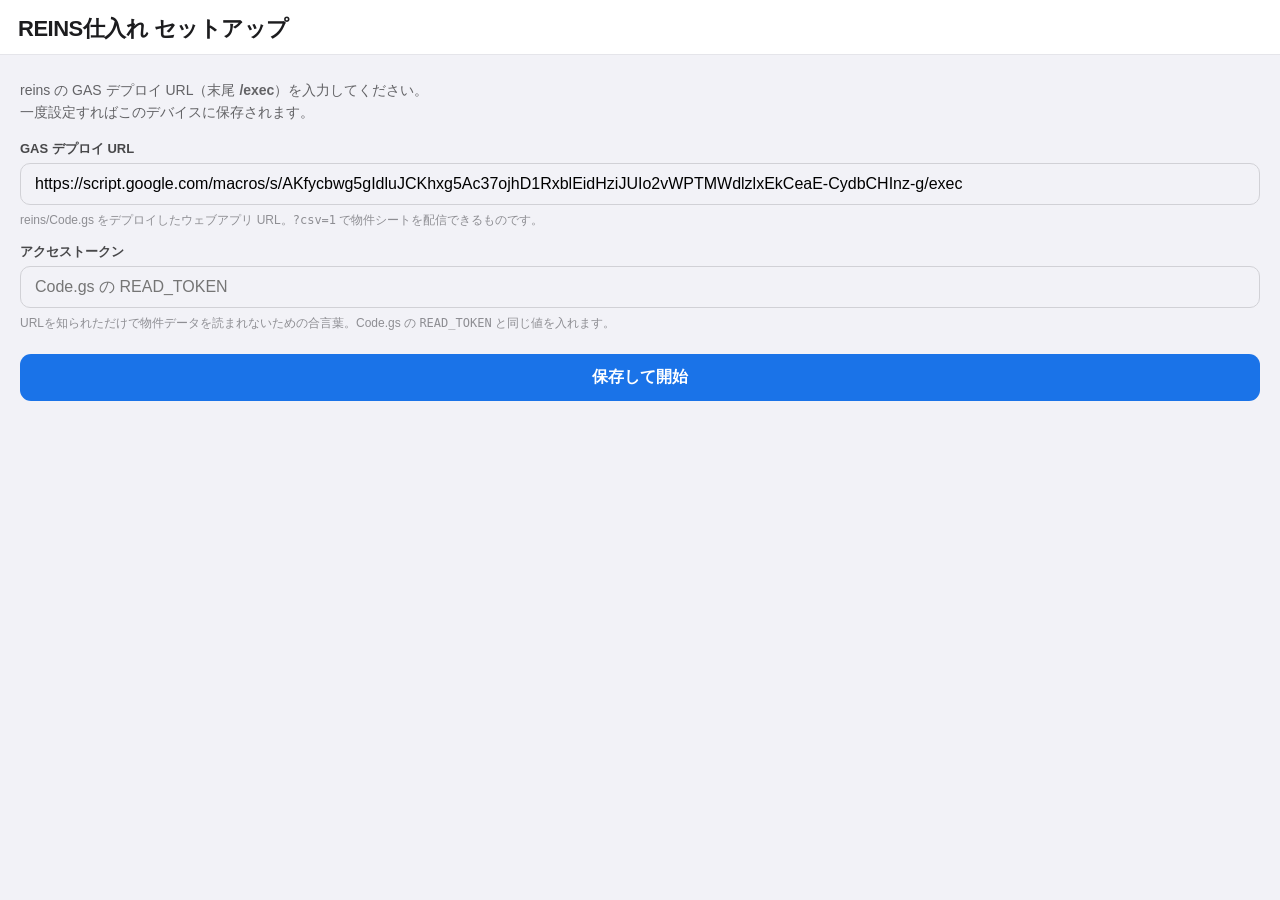
<file: docs/reins/index.html>
<!DOCTYPE html>
<html lang="ja">
<head>
  <meta charset="UTF-8">
  <meta http-equiv="Cache-Control" content="no-cache, no-store, must-revalidate">
  <meta http-equiv="Pragma" content="no-cache">
  <meta name="viewport" content="width=device-width, initial-scale=1.0, maximum-scale=1.0">
  <meta name="apple-mobile-web-app-capable" content="yes">
  <meta name="mobile-web-app-capable" content="yes">
  <meta name="apple-mobile-web-app-status-bar-style" content="default">
  <meta name="apple-mobile-web-app-title" content="REINS仕入れ">
  <meta name="theme-color" content="#1a73e8">
  <link rel="apple-touch-icon" href="icon-180.png">
  <link rel="icon" type="image/png" sizes="192x192" href="icon-192.png">
  <link rel="manifest" href="manifest.webmanifest">
  <title>REINS仕入れ</title>
  <style>
    * { box-sizing: border-box; margin: 0; padding: 0; }
    body { font-family: -apple-system, BlinkMacSystemFont, 'Hiragino Sans', 'Helvetica Neue', sans-serif; background: #f2f2f7; color: #1c1c1e; min-height: 100vh; }

    header { background: #fff; padding: 14px 18px 10px; border-bottom: 1px solid #e5e5ea; position: sticky; top: 0; z-index: 10; }
    .head-row { display: flex; align-items: baseline; gap: 8px; flex-wrap: nowrap; }
    h1 { font-size: 22px; font-weight: 700; letter-spacing: -0.5px; white-space: nowrap; flex-shrink: 0; }
    .count { font-size: 13px; color: #8e8e93; white-space: nowrap; overflow: hidden; }
    .scrape-btn { margin-left: auto; padding: 6px 10px; flex-shrink: 0; background: #34c759; color: #fff; border: none; border-radius: 9px; font-size: 14px; font-weight: 600; cursor: pointer; white-space: nowrap; }
    .scrape-btn:active { opacity: 0.6; }
    .scrape-btn:disabled { opacity: 0.5; }
    .refresh-btn { padding: 6px 12px; white-space: nowrap; flex-shrink: 0; background: #1a73e8; color: #fff; border: none; border-radius: 9px; font-size: 14px; font-weight: 600; cursor: pointer; }
    .refresh-btn:active { opacity: 0.6; }
    #scrape-status { margin-top: 9px; padding: 9px 12px; background: #f0fff4; border: 1px solid #c3e6cb; border-radius: 9px; font-size: 13px; color: #1a7a3a; }
    #last-run { margin-top: 8px; padding: 6px 10px; font-size: 12px; color: #48484a; background: #eef2f7; border-radius: 8px; }
    #last-run.warn { color: #c0392b; background: #fff3f2; border: 1px solid #ffd3ce; font-weight: 600; }

    /* タブ（新しい順 / REINS順） */
    .tabs { display: flex; gap: 6px; margin-top: 11px; background: #eef0f4; padding: 3px; border-radius: 11px; }
    .tab { flex: 1; text-align: center; padding: 8px 0; border-radius: 9px; font-size: 14px; font-weight: 600; color: #636366; cursor: pointer; border: none; background: transparent; }
    .tab.active { background: #fff; color: #1a73e8; box-shadow: 0 1px 3px rgba(0,0,0,0.1); }

    .search-row { margin-top: 10px; }
    .search-row input { width: 100%; padding: 9px 14px; border: 1px solid #d1d1d6; border-radius: 10px; font-size: 16px; background: #f2f2f7; outline: none; -webkit-appearance: none; }
    .search-row input:focus { border-color: #1a73e8; background: #fff; }

    .filter-bar { display: flex; gap: 6px; padding: 10px 14px 2px; overflow-x: auto; -webkit-overflow-scrolling: touch; }
    .filter-btn { padding: 5px 12px; border-radius: 14px; font-size: 13px; font-weight: 500; border: 1px solid #d1d1d6; background: #fff; cursor: pointer; white-space: nowrap; color: #636366; flex-shrink: 0; }
    .filter-btn.active { background: #1a73e8; color: #fff; border-color: #1a73e8; }

    .list { padding: 12px 14px 40px; }
    .card { background: #fff; border-radius: 14px; padding: 15px 16px; margin-bottom: 10px; box-shadow: 0 1px 3px rgba(0,0,0,0.07); border-left: 3px solid transparent; }
    .card.buy { border-left-color: #34c759; }
    .card.fresh { border-left-color: #ff9500; }
    .card.drop { border-left-color: #e0245e; }
    .card.fav { border-left-color: #ffcc00; }
    .card-top { display: flex; align-items: center; gap: 8px; margin-bottom: 8px; }
    .fav-btn { background: none; border: none; font-size: 22px; line-height: 1; cursor: pointer; padding: 0 0 0 4px; color: #d1d1d6; -webkit-tap-highlight-color: transparent; }
    .fav-btn.on { color: #ffcc00; }
    .fav-btn:active { transform: scale(1.25); }
    .rank { font-size: 12px; color: #8e8e93; font-weight: 700; }
    .ptype { font-size: 11px; font-weight: 700; color: #48484a; background: #eef2f7; padding: 2px 8px; border-radius: 7px; }
    .badge-score { font-size: 12px; font-weight: 800; color: #fff; padding: 2px 9px; border-radius: 8px; letter-spacing: 0.3px; }
    .badge-score.s-buy { background: #34c759; }
    .badge-score.s-ok  { background: #ff9500; }
    .badge-score.s-ng  { background: #c0c0c5; }
    .badge-new { font-size: 10px; font-weight: 700; color: #fff; background: #ff9500; padding: 2px 7px; border-radius: 7px; letter-spacing: 0.3px; }
    .badge-drop { font-size: 10px; font-weight: 700; color: #fff; background: #e0245e; padding: 2px 7px; border-radius: 7px; letter-spacing: 0.3px; }
    .badge-bump { font-size: 10px; font-weight: 700; color: #fff; background: #7b5cff; padding: 2px 7px; border-radius: 7px; letter-spacing: 0.3px; }
    .date { font-size: 11px; color: #aeaeb2; margin-left: auto; }
    .title { font-size: 17px; font-weight: 700; line-height: 1.35; margin-bottom: 8px; word-break: break-word; }
    .price { color: #c0392b; font-weight: 700; font-size: 19px; margin-bottom: 8px; }
    .price .unit { font-size: 13px; font-weight: 600; }
    .meta { font-size: 13px; color: #48484a; line-height: 1.6; }
    .meta .lbl { color: #aeaeb2; display: inline-block; width: 4.5em; }
    .reasons { margin-top: 9px; font-size: 12px; color: #5a5a5f; line-height: 1.6; background: #f7f8fa; border-radius: 9px; padding: 8px 11px; }
    .reasons .warn { color: #c0392b; font-weight: 600; }
    .open-btn { display: block; margin-top: 12px; padding: 11px; background: #1a73e8; color: #fff; text-align: center; border-radius: 10px; font-size: 15px; font-weight: 700; text-decoration: none; }
    .open-btn:active { opacity: 0.6; }

    .empty { text-align: center; color: #aeaeb2; padding: 60px 20px; font-size: 15px; }
    #spinner { display: none; text-align: center; padding: 40px; color: #8e8e93; }
    #errbox { margin: 16px 14px; padding: 16px; background: #fff3f2; border: 1px solid #ffd3ce; border-radius: 12px; color: #c0392b; font-size: 14px; line-height: 1.6; }
    #errbox .err-detail { color: #8e8e93; font-size: 12px; word-break: break-all; margin-top: 6px; }
    #errbox button { margin-top: 12px; margin-right: 8px; padding: 9px 16px; border: none; border-radius: 9px; font-size: 14px; font-weight: 600; cursor: pointer; }
    #errbox .btn-retry { background: #1a73e8; color: #fff; }
    #errbox .btn-reset { background: #f2f2f7; color: #636366; }

    #setup-view { display: none; }
    #setup-form { padding: 24px 20px; }
    #setup-form p { margin-bottom: 16px; font-size: 14px; color: #636366; line-height: 1.6; }
    #setup-form label { display: block; font-size: 13px; font-weight: 600; color: #48484a; margin: 14px 0 5px; }
    #setup-form input { width: 100%; padding: 11px 14px; border: 1px solid #d1d1d6; border-radius: 10px; font-size: 16px; background: #f2f2f7; outline: none; -webkit-appearance: none; }
    #setup-form input:focus { border-color: #1a73e8; background: #fff; }
    #setup-form button { width: 100%; margin-top: 22px; padding: 13px; background: #1a73e8; color: #fff; border: none; border-radius: 11px; font-size: 16px; font-weight: 700; cursor: pointer; }
    .hint { font-size: 12px; color: #8e8e93; margin-top: 6px; line-height: 1.5; }
  </style>
</head>
<body>

<div id="main-view" style="display:none">
  <header>
    <div class="head-row">
      <h1>REINS仕入れ</h1>
      <span class="count" id="count"></span>
      <span class="count" id="updating" style="display:none">更新中…</span>
      <button class="scrape-btn" id="scrape-btn" onclick="requestScrape()">今すぐ巡回</button>
      <button class="refresh-btn" onclick="loadProps(allProps.length > 0)">更新</button>
      <button class="refresh-btn" id="push-btn" onclick="enablePush()" style="display:none;background:#8e8e93">🔔通知</button>
    </div>
    <div id="scrape-status" style="display:none"></div>
    <div id="last-run"></div>
    <div class="tabs">
      <button class="tab active" id="tab-new" onclick="setTab('new')">🆕 新しい順</button>
      <button class="tab" id="tab-reins" onclick="setTab('reins')">📋 REINS順</button>
    </div>
    <div class="search-row">
      <input type="search" id="search" placeholder="キーワード検索（所在地・商号・物件番号）" oninput="render()">
    </div>
  </header>
  <div class="filter-bar" id="area-bar"></div>
  <div class="filter-bar" id="filter-bar"></div>
  <div id="spinner">読み込み中…</div>
  <div id="errbox" style="display:none"></div>
  <div class="list" id="list"></div>
</div>

<div id="setup-view">
  <header><h1>REINS仕入れ セットアップ</h1></header>
  <div id="setup-form">
    <div id="setup-msg" style="display:none;margin-bottom:14px;padding:10px 12px;border-radius:10px;background:#fff1f0;color:#c5221f;font-size:14px;line-height:1.6"></div>
    <p>reins の GAS デプロイ URL（末尾 <b>/exec</b>）を入力してください。<br>一度設定すればこのデバイスに保存されます。</p>
    <label>GAS デプロイ URL</label>
    <input type="url" id="cfg-url" placeholder="https://script.google.com/macros/s/..." autocomplete="off" autocorrect="off" spellcheck="false">
    <div class="hint">reins/Code.gs をデプロイしたウェブアプリ URL。<code>?csv=1</code> で物件シートを配信できるものです。</div>
    <label>アクセストークン</label>
    <input type="text" id="cfg-token" placeholder="Code.gs の READ_TOKEN" autocomplete="off" autocapitalize="off" autocorrect="off" spellcheck="false">
    <div class="hint">URLを知られただけで物件データを読まれないための合言葉。Code.gs の <code>READ_TOKEN</code> と同じ値を入れます。</div>
    <button onclick="saveConfig()">保存して開始</button>
  </div>
</div>

<script>
// ── 設定 ───────────────────────────────────────────────
const LS_URL   = 'reins_gas_url';
const LS_SID   = 'reins_gas_sid';
const LS_TOKEN = 'reins_gas_token';   // 物件データ読み出し用（Code.gs の READ_TOKEN）
const LS_SEEN  = 'reins_seen_max';       // 前回までに見た最新の取得日時(ms)
const LS_SEEN_INIT = 'reins_seen_init';
const LS_PREV  = 'reins_prev';           // 前回表示時の {物件番号: {p:価格, o:掲載順}} スナップショット
const BUMP_MIN = 5;                       // 掲載順がこの数以上上昇したら「再掲(浮上)」扱い
const LS_TAB   = 'reins_tab';
const LS_CSV   = 'reins_csv_cache';      // 前回取得したCSV。起動直後の即描画に使う
const LS_LASTRUN = 'reins_lastrun';      // 最終巡回の日時と結果。起動直後から出すため保存する
const LS_FAVS  = 'reins_favs';           // お気に入り物件番号の配列
// 既定：run_score_daily.sh と同じ reins デプロイURL（そのまま使えるよう初期値に）
const DEFAULT_URL = 'https://script.google.com/macros/s/AKfycbwg5gIdluJCKhxg5Ac37ojhD1RxblEidHziJUIo2vWPTMWdlzlxEkCeaE-CydbCHInz-g/exec';

// ── アプリアイコンのバッジ表示（Web Push）───────────────────
// reins/scraper/.env の VAPID_PUBLIC_KEY と同じ値。秘密鍵は Mac 側にのみ置く。
const VAPID_PUBLIC_KEY = 'BPfDxGXMXtAtmRLyV2sj71t2yWzPRQm2EiNudWqBheNR4PIACWpIGG4u3k1RsI1i7pox8wTSwQFoBPgF9c9knRk';
const LS_PUSH_SUB = 'reins_push_subscribed';

let gasUrl = localStorage.getItem(LS_URL) || DEFAULT_URL;
// シートIDは送らない。GAS の URL に sid=<長いID> を付けると Google の入口が
// 400 を返し（sid をセッションIDとして扱うらしい）、一覧も最終巡回も取れずに
// 端末の古い表示が残り続けていた。既定シート（三浦）＋merge=1 で足立区も
// 結合されるので不要。以前保存した値も消しておく。
try { localStorage.removeItem(LS_SID); } catch (_) {}
let token  = localStorage.getItem(LS_TOKEN) || '';
let allProps = [];
let filterType = '';
// エリア（市区町村）絞り込み。複数選択可（空＝全エリア）。
// 旧版は文字列1件で保存していたため、文字列でも配列(JSON)でも読めるようにしておく。
let areaFilter = (() => {
  try {
    const raw = localStorage.getItem('reins_area') || '';
    if (!raw) return new Set();
    if (raw[0] === '[') return new Set(JSON.parse(raw).filter(Boolean));
    return new Set([raw]);
  } catch (_) { return new Set(); }
})();
function saveAreaFilter() {
  try { localStorage.setItem('reins_area', JSON.stringify([...areaFilter])); } catch (_) {}
}
let activeTab = localStorage.getItem(LS_TAB) || 'new';
if (activeTab !== 'new' && activeTab !== 'reins') activeTab = 'new';  // 旧'score'保存の掃除
let seenThreshold = Number(localStorage.getItem(LS_SEEN) || 0);
let lastDiag = '';
let favs = new Set(JSON.parse(localStorage.getItem(LS_FAVS) || '[]'));
let showFavsOnly = false;

function init() {
  if (gasUrl && token) {
    document.getElementById('setup-view').style.display = 'none';
    document.getElementById('main-view').style.display  = 'block';
    document.getElementById('tab-' + activeTab).classList.add('active');
    document.getElementById('tab-' + (activeTab === 'new' ? 'reins' : 'new')).classList.remove('active');
    // 前回のデータで即描画してから、裏で最新を取りに行く
    showLastRunFromCache();
    fetchLastRun();
    loadProps(renderFromCache());
    initPush();
  } else {
    document.getElementById('setup-view').style.display = 'block';
    document.getElementById('main-view').style.display  = 'none';
    document.getElementById('cfg-url').value = gasUrl || DEFAULT_URL;
    document.getElementById('cfg-token').value = token;
  }
}
function saveConfig() {
  const url = document.getElementById('cfg-url').value.trim();
  const tok = document.getElementById('cfg-token').value.trim();
  if (!url) { alert('GAS デプロイ URL を入力してください'); return; }
  document.getElementById('setup-msg').style.display = 'none';
  localStorage.setItem(LS_URL, url);
  localStorage.setItem(LS_TOKEN, tok);
  gasUrl = url; token = tok; init();
}
function askTokenAgain() {
  localStorage.removeItem(LS_TOKEN);
  token = '';
  const msg = document.getElementById('setup-msg');
  msg.textContent = 'アクセストークンが違います。大文字・小文字も含めて正しく入力し直してください。';
  msg.style.display = 'block';
  init();
  document.getElementById('cfg-token').value = '';
}
function resetConfig() {
  localStorage.removeItem(LS_URL); localStorage.removeItem(LS_SID); localStorage.removeItem(LS_TOKEN);
  gasUrl = ''; token = '';
  document.getElementById('errbox').style.display = 'none';
  init();
}
function setTab(t) {
  activeTab = t; localStorage.setItem(LS_TAB, t);
  document.getElementById('tab-new').classList.toggle('active', t === 'new');
  document.getElementById('tab-reins').classList.toggle('active', t === 'reins');
  render();
}

// ── お気に入り ─────────────────────────────────────────
function toggleFav(key) {
  const on = !favs.has(key);
  if (on) favs.add(key); else favs.delete(key);
  localStorage.setItem(LS_FAVS, JSON.stringify([...favs]));
  const btn = document.querySelector(`.fav-btn[data-key="${cssEsc(key)}"]`);
  if (btn) { btn.classList.toggle('on', on); btn.textContent = on ? '★' : '☆'; }
  buildFilterBar();
  if (showFavsOnly) render();  // お気に入り表示中に外したら一覧から消す
}
function cssEsc(s) { return String(s).replace(/["\\]/g, '\\$&'); }

// ── アプリアイコンのバッジ表示（Web Push 購読）────────────────
function urlB64ToUint8Array(base64String) {
  const padding = '='.repeat((4 - base64String.length % 4) % 4);
  const base64 = (base64String + padding).replace(/-/g, '+').replace(/_/g, '/');
  const raw = atob(base64);
  return Uint8Array.from([...raw].map(c => c.charCodeAt(0)));
}
async function initPush() {
  // アプリを開いた＝新着を確認しにきたタイミングなのでバッジは消す（SW側のカウンタも0に戻す）
  try { if ('clearAppBadge' in navigator) await navigator.clearAppBadge(); } catch (_) {}

  if (!('serviceWorker' in navigator) || !('PushManager' in window)) return;  // 非対応ブラウザ
  const btn = document.getElementById('push-btn');
  if (Notification.permission === 'granted' && localStorage.getItem(LS_PUSH_SUB) === '1') {
    btn.style.display = 'none';
    // 購読が切れていないか静かに確認（ユーザー操作なしで再subscribe可能）
    try {
      const reg = await navigator.serviceWorker.register('sw.js');
      await navigator.serviceWorker.ready;
      if (reg.active) reg.active.postMessage({ type: 'clearBadge' });
      const sub = await reg.pushManager.getSubscription();
      if (!sub) await subscribePush(reg);
    } catch (_) {}
  } else if (Notification.permission === 'denied') {
    btn.style.display = 'none';
  } else {
    btn.style.display = 'inline-block';
  }
}
async function subscribePush(reg) {
  const sub = await reg.pushManager.subscribe({
    userVisibleOnly: true,
    applicationServerKey: urlB64ToUint8Array(VAPID_PUBLIC_KEY),
  });
  await fetch(gasUrl, {
    method: 'POST',
    body: JSON.stringify({ action: 'pushSubscribe', endpoint: sub.endpoint, subscription: sub.toJSON() }),
  });
  localStorage.setItem(LS_PUSH_SUB, '1');
  return sub;
}
async function enablePush() {
  const btn = document.getElementById('push-btn');
  try {
    const reg = await navigator.serviceWorker.register('sw.js');
    const perm = await Notification.requestPermission();
    if (perm !== 'granted') { alert('通知が許可されませんでした。設定アプリから許可できます。'); return; }
    await subscribePush(reg);
    btn.style.display = 'none';
    alert('新着通知をオンにしました。以後、新着があるとアプリアイコンに件数バッジが表示されます。');
  } catch (e) {
    alert('通知の設定に失敗しました: ' + (e.message || e));
  }
}

// ── 手動巡回トリガー（GAS 制御シート経由・物件ウォッチと同方式）──
let scrapePollTimer = null;
function setScrapeStatus(msg) {
  const el = document.getElementById('scrape-status');
  el.style.display = 'block';
  el.textContent = msg;
}
function scrapeQs(action) {
  const qs = new URLSearchParams({ action });
  if (token) qs.set('token', token);
  return qs.toString();
}
async function requestScrape() {
  const btn = document.getElementById('scrape-btn');
  btn.disabled = true;
  setScrapeStatus('🕐 巡回をリクエスト中…');
  try {
    const res = await fetch(`${gasUrl}?${scrapeQs('requestScrape')}`, { redirect: 'follow' });
    const data = await res.json();
    if (data.error) throw new Error(data.error);
    setScrapeStatus('🏃 巡回を開始しました。完了までお待ちください（2〜4分）…');
    pollScrapeStatus(0);
  } catch (e) {
    setScrapeStatus('⚠️ 巡回リクエストに失敗しました: ' + (e.message || e));
    btn.disabled = false;
  }
}
async function pollScrapeStatus(tries) {
  if (scrapePollTimer) clearTimeout(scrapePollTimer);
  if (tries > 120) {  // 約8分でタイムアウト
    setScrapeStatus('⏱️ 時間がかかっています。しばらくして「更新」を押してください。');
    document.getElementById('scrape-btn').disabled = false;
    return;
  }
  try {
    const res = await fetch(`${gasUrl}?${scrapeQs('scrapeStatus')}`, { redirect: 'follow' });
    const data = await res.json();
    if (data.status) setScrapeStatus(data.status);
    if (!data.pending && /✅/.test(data.status || '')) {
      document.getElementById('scrape-btn').disabled = false;
      await loadProps(allProps.length > 0);
      return;
    }
  } catch (_) { /* 一時的なエラーは無視して継続 */ }
  scrapePollTimer = setTimeout(() => pollScrapeStatus(tries + 1), 4000);
}
// 最終巡回は新着ゼロでも常に画面上部に出す。取得失敗を含む結果は警告色にする。
function showLastRun(data) {
  const el = document.getElementById('last-run');
  if (!data || !data.lastRun) {
    el.textContent = '🕒 最終巡回 —（未取得）';
    el.classList.remove('warn');
    return;
  }
  el.textContent = `🕒 最終巡回 ${data.lastRun}` + (data.lastResult ? `（${data.lastResult}）` : '');
  el.classList.toggle('warn', /[⚠]|失敗/.test(data.lastResult || ''));
}
function showLastRunFromCache() {
  try { showLastRun(JSON.parse(localStorage.getItem(LS_LASTRUN) || 'null')); }
  catch (_) { showLastRun(null); }
}
// GAS は混雑時に 404 や数十秒の遅延を返す。ここで黙って失敗すると
// キャッシュの古い日時が残り続けるので、一覧取得と同じく引き直す。
async function fetchLastRun() {
  for (let attempt = 1; attempt <= 3; attempt++) {
    const ctrl = new AbortController();
    const timer = setTimeout(() => ctrl.abort(), 25000);
    try {
      const res = await fetch(`${gasUrl}?${scrapeQs('scrapeStatus')}`,
        { redirect: 'follow', cache: 'no-store', signal: ctrl.signal });
      clearTimeout(timer);
      if (res.ok) {
        const data = await res.json();
        if (data && data.lastRun) {
          showLastRun(data);
          try {
            localStorage.setItem(LS_LASTRUN,
              JSON.stringify({ lastRun: data.lastRun, lastResult: data.lastResult }));
          } catch (_) { /* 容量超過時は諦める */ }
          return;
        }
        if (data && data.error) { showLastRun(null); return; }  // トークン不一致など
      }
    } catch (_) {
      clearTimeout(timer);
    }
    if (attempt < 3) await new Promise(r => setTimeout(r, 2000));
  }
  // 3回とも取れなかった。キャッシュの日時を出したままだと最新と区別がつかないので明示する。
  const el = document.getElementById('last-run');
  if (el && el.textContent && !el.textContent.includes('更新できず')) {
    el.textContent += '（更新できず）';
    el.classList.add('warn');
  }
}

function showError(msg, detail) {
  const box = document.getElementById('errbox');
  box.style.display = 'block';
  box.innerHTML =
    `<div>${escapeHtml(msg)}</div>` +
    (detail ? `<div class="err-detail">${escapeHtml(detail)}</div>` : '') +
    `<button class="btn-retry" onclick="loadProps()">再試行</button>` +
    `<button class="btn-reset" onclick="resetConfig()">接続設定をやり直す</button>`;
}

// ── CSV パーサ（引用符・改行入りフィールド対応） ──────────
function parseCSV(text) {
  const rows = []; let row = [], field = '', q = false;
  for (let i = 0; i < text.length; i++) {
    const c = text[i];
    if (q) {
      if (c === '"') { if (text[i + 1] === '"') { field += '"'; i++; } else q = false; }
      else field += c;
    } else if (c === '"') { q = true; }
    else if (c === ',') { row.push(field); field = ''; }
    else if (c === '\r') { /* skip */ }
    else if (c === '\n') { row.push(field); rows.push(row); row = []; field = ''; }
    else field += c;
  }
  if (field !== '' || row.length) { row.push(field); rows.push(row); }
  return rows;
}

// ── データ取得 ─────────────────────────────────────────
// CSVを描画に反映する。起動直後のキャッシュ描画と、GASから取り直した本体の
// 描画で同じ経路を通す。戻り値は取得日時の最大値（既読化の判定に使う）。
function applyCsv(text) {
  const rows = parseCSV(text).filter(r => r.length > 1);
  const header = rows[0].map(h => stripParen(h));
  allProps = rows.slice(1).map(r => rowToProp(header, r)).filter(p => p.key);
  computeChangeFlags(allProps);   // 値下げ / 再掲 を前回スナップショットと比較して付与
  seenThreshold = Number(localStorage.getItem(LS_SEEN) || 0);
  buildAreaBar();
  buildFilterBar();
  render();
  return allProps.reduce((m, p) => p.ts > m ? p.ts : m, 0);
}

// 前回のCSVで即描画する（GASの応答は数秒〜数十秒かかるため、待たずに中身を出す）。
// 既読化やスナップショット更新はここでは一切行わない＝NEW判定は本体取得時のみ動かす。
function renderFromCache() {
  const text = localStorage.getItem(LS_CSV);
  if (!text) return false;
  try { applyCsv(text); return true; } catch (_) { return false; }
}

async function loadProps(keepView) {
  if (keepView) {
    document.getElementById('updating').style.display = 'inline';
  } else {
    document.getElementById('spinner').style.display = 'block';
    document.getElementById('list').innerHTML = '';
  }
  document.getElementById('errbox').style.display  = 'none';

  if (!/^https:\/\/script\.google\.com\/macros\/s\/.+\/exec/.test(gasUrl)) {
    document.getElementById('spinner').style.display = 'none';
    showError('GAS デプロイ URL の形式が正しくないようです。', '末尾が /exec の「ウェブアプリ URL」を貼り付けてください: ' + gasUrl);
    return;
  }

  // GAS の応答は同じ内容でも数秒〜数十秒とばらつき、混雑時は一時的に 404 を返す。
  // 遅い応答を待ち続けるより引き直した方が速いので、1回25秒で見切って3回試す。
  let timer = null;
  try {
    const qs = new URLSearchParams({ csv: '1' });
    if (token) qs.set('token', token);
      qs.set('merge', '1');     // 三浦に加えて足立区など独立シートも結合（スコアラーの素の?csv=1は非結合）
    qs.set('t', Date.now());  // キャッシュ回避（古いCSVを掴んで新規物件が出ない対策）
    let res;
    for (let attempt = 1; ; attempt++) {
      const ctrl = new AbortController();
      timer = setTimeout(() => ctrl.abort(), 25000);
      try {
        res = await fetch(`${gasUrl}?${qs.toString()}`,
          { redirect: 'follow', cache: 'no-store', signal: ctrl.signal });
        clearTimeout(timer);
        if (res.status !== 404 || attempt >= 3) break;
      } catch (e) {
        clearTimeout(timer);
        if (attempt >= 3) throw e;
      }
      await new Promise(r => setTimeout(r, 2000));
    }
    lastDiag = `URL: ${gasUrl}?csv=1\nHTTP: ${res.status}`;
    if (!res.ok) throw new Error('HTTP ' + res.status);
    const text = await res.text();
    lastDiag += `\n応答先頭: ${text.slice(0, 120)}`;
    if (text.trim() === 'Unauthorized') {
      // エラー表示のまま止めず、入力画面に戻して打ち直してもらう（URLはそのまま残す）
      askTokenAgain();
      return;
    }
    if (/^\s*</.test(text) || text.indexOf('物件番号') < 0) {
      showError('物件CSVを取得できませんでした。', 'GAS が HTML を返しています（認証切れ / デプロイ未反映の可能性）。URL が reins 用か確認してください。');
      return;
    }
    const maxTs = applyCsv(text);
    // 初回だけ全件を既読扱いにして、以降に増えた物件だけNEWにする
    if (!localStorage.getItem(LS_SEEN_INIT)) {
      localStorage.setItem(LS_SEEN, String(maxTs));
      localStorage.setItem(LS_SEEN_INIT, '1');
      seenThreshold = maxTs;
      render();
    }
    try { localStorage.setItem(LS_CSV, text); } catch (_) { /* 容量超過時は諦める */ }
    document.getElementById('updating').style.display = 'none';
    fetchLastRun();
    // 基準スナップショットは NEW と同じタイミングで進める（＝新しい巡回が来たときだけ）。
    // 手動リロードでは基準を更新しないのでバッジは消えない。初回だけ基準を作る。
    if (!localStorage.getItem(LS_PREV)) saveSnapshot(allProps);
    if (maxTs > Number(localStorage.getItem(LS_SEEN) || 0)) {
      localStorage.setItem(LS_SEEN, String(maxTs));
      saveSnapshot(allProps);
    }
  } catch (e) {
    console.error(e);
    // キャッシュで中身が出ているときは、更新の失敗で画面を消さない
    if (keepView) {
      const u = document.getElementById('updating');
      u.textContent = '更新できませんでした';
      setTimeout(() => { u.style.display = 'none'; u.textContent = '更新中…'; }, 4000);
      return;
    }
    if (e.name === 'AbortError') showError('応答がありません（3回試して届きませんでした）。', 'GAS が混雑している可能性があります。少し待って「更新」を押してください。');
    else showError('読み込みに失敗しました。', String(e && e.message || e));
  } finally {
    clearTimeout(timer);
    document.getElementById('spinner').style.display = 'none';
  }
}

function stripParen(h) { return String(h == null ? '' : h).replace(/[（(].*?[)）]/g, '').trim(); }
function num(s) {
  if (s == null) return 0;
  const m = String(s).replace(/,/g, '').match(/-?\d+(\.\d+)?/);
  return m ? parseFloat(m[0]) : 0;
}
function areaFromAddr(a) {
  const m = String(a || '').match(/([^\s都道府県]+?[市区町村])/);
  return m ? m[1] : (a || '').trim();
}
function parseTs(s) {
  s = String(s || '').replace(/\s*[（(].*?[)）]\s*$/, '').trim();
  if (!s) return 0;
  const d = new Date(s);
  return isNaN(d.getTime()) ? 0 : d.getTime();
}

function rowToProp(header, r) {
  const o = {};
  header.forEach((h, i) => { o[h] = r[i] != null ? r[i] : ''; });
  const addr = o['所在地'] || '';
  const areaRaw = addr.trim();
  return {
    key:      (o['物件番号'] || '').trim(),
    ptype:    (o['物件種目'] || '').trim(),
    price_man: num(o['価格']),
    land_m2:   num(o['土地面積']),
    building_m2: num(o['建物面積']),
    tsubo_price: num(o['坪単価']),
    station_min: num(o['徒歩']),
    yoto:     (o['用途地域'] || '').trim(),
    setsudo:  (o['接道状況'] || '').trim(),
    address:  addr.trim(),
    area:     areaRaw.length > 6 ? areaFromAddr(areaRaw) : areaRaw,
    line:     (o['路線'] || '').trim(),
    station:  (o['駅'] || '').trim(),
    bus:      (o['バス'] || '').trim(),
    shogo:    (o['商号'] || '').trim(),
    fetchedAt: (o['取得日時'] || '').trim(),
    ts:       parseTs(o['取得日時']),
    reinsOrder: (String(o['掲載順'] || '').trim() === '')
                  ? Number.MAX_SAFE_INTEGER : num(o['掲載順']),
    drawUrl:  (o['図面/詳細'] || o['図面詳細'] || '').trim(),
    folderUrl: (o['フォルダ'] || '').trim(),
    age:      -1,          // reins CSV に築年数列は無い → 対象外
  };
}

// スコアリングは廃止（2026-09-01）。一覧は「新しい順 / REINS順」で並べる。

// ── 変化フラグ（値下げ / 再掲=掲載順の浮上）──────────────
// NEW と同様「前回表示時からの変化」。前回スナップショット(LS_PREV)と比較する。
function computeChangeFlags(props) {
  let prev = {};
  try { prev = JSON.parse(localStorage.getItem(LS_PREV) || '{}'); } catch (_) {}
  props.forEach(p => {
    p.priceDrop = false; p.priceDropAmt = 0; p.bumped = false;
    const pr = prev[p.key];
    if (!pr) return;
    if (pr.p > 0 && p.price_man > 0 && p.price_man < pr.p) {
      p.priceDrop = true; p.priceDropAmt = pr.p - p.price_man;   // 値下げ
    } else if (pr.p === p.price_man && pr.o && p.reinsOrder < pr.o &&
               (pr.o - p.reinsOrder) >= BUMP_MIN) {
      p.bumped = true;   // 価格据置きで掲載順が大きく上昇＝再度上位で掲載
    }
  });
}
function saveSnapshot(props) {
  const snap = {};
  props.forEach(p => { snap[p.key] = { p: p.price_man, o: p.reinsOrder }; });
  try { localStorage.setItem(LS_PREV, JSON.stringify(snap)); } catch (_) {}
}

// ── 画面 ───────────────────────────────────────────────
function isFresh(p) { return seenThreshold ? p.ts > seenThreshold : false; }

function buildFilterBar() {
  // 種別チップの件数は選択中エリアに合わせる
  const base = areaFilter.size ? allProps.filter(p => areaFilter.has(p.area)) : allProps;
  const types = [...new Set(base.map(p => p.ptype).filter(Boolean))]
    .sort((a, b) => base.filter(p => p.ptype === b).length - base.filter(p => p.ptype === a).length);
  const bar = document.getElementById('filter-bar');
  const btn = (val, label) =>
    `<button class="filter-btn ${!showFavsOnly && filterType === val ? 'active' : ''}" onclick="setFilter('${val.replace(/'/g, "\\'")}')">${escapeHtml(label)}</button>`;
  const favCount = base.filter(p => favs.has(p.key)).length;
  let html = `<button class="filter-btn ${showFavsOnly ? 'active' : ''}" onclick="toggleFavFilter()">⭐ お気に入り ${favCount}</button>`;
  html += btn('', `すべて ${base.length}`);
  html += types.map(t => btn(t, `${t} ${base.filter(p => p.ptype === t).length}`)).join('');
  bar.innerHTML = html;
}
function setFilter(val) { filterType = val; showFavsOnly = false; buildFilterBar(); render(); }
function toggleFavFilter() { showFavsOnly = !showFavsOnly; buildFilterBar(); render(); }

// エリア（市区町村）タブ。三浦市/横須賀市(=秋谷) 等を選択できる
function buildAreaBar() {
  const areas = [...new Set(allProps.map(p => p.area).filter(Boolean))]
    .sort((a, b) => allProps.filter(p => p.area === b).length - allProps.filter(p => p.area === a).length);
  const bar = document.getElementById('area-bar');
  // 今は存在しないエリアが保存されていたら外す（巡回で物件が消えた場合など）
  const stale = [...areaFilter].filter(a => !areas.includes(a));
  if (stale.length) { stale.forEach(a => areaFilter.delete(a)); saveAreaFilter(); }
  if (areas.length < 2) { bar.innerHTML = ''; return; }  // 1エリアだけなら出さない
  const btn = (val, label, active) =>
    `<button class="filter-btn ${active ? 'active' : ''}" onclick="setArea('${val.replace(/'/g, "\\'")}')">${escapeHtml(label)}</button>`;
  let html = btn('', `全エリア ${allProps.length}`, areaFilter.size === 0);
  html += areas.map(a => btn(a, `${a} ${allProps.filter(p => p.area === a).length}`, areaFilter.has(a))).join('');
  bar.innerHTML = html;
}
// '' は「全エリア」（選択を全解除）。エリア名はタップごとにON/OFFを切り替える。
function setArea(val) {
  if (!val) areaFilter.clear();
  else if (areaFilter.has(val)) areaFilter.delete(val);
  else areaFilter.add(val);
  saveAreaFilter();
  buildAreaBar(); buildFilterBar(); render();
}

function render() {
  const q = document.getElementById('search').value.trim().toLowerCase();
  let list = allProps.slice();
  if (areaFilter.size) list = list.filter(p => areaFilter.has(p.area));   // エリア絞り込み（複数可）
  if (showFavsOnly) list = list.filter(p => favs.has(p.key));
  else if (filterType) list = list.filter(p => p.ptype === filterType);
  if (q) list = list.filter(p => (p.address + p.shogo + p.key + p.station).toLowerCase().includes(q));

  if (activeTab === 'reins') list.sort((a, b) => a.reinsOrder - b.reinsOrder || b.ts - a.ts);  // REINS掲載順
  else list.sort((a, b) => b.ts - a.ts || a.reinsOrder - b.reinsOrder);  // 新しい順（取得日時→掲載順）

  document.getElementById('count').textContent =
    `${list.length} 件` + (allProps.length !== list.length ? ` / 全${allProps.length}件` : '');

  const el = document.getElementById('list');
  if (!list.length) {
    el.innerHTML = allProps.length === 0
      ? '<div class="empty">物件を取得できませんでした（0件）。<br>接続設定を確認してください。' +
        (lastDiag ? '<pre style="text-align:left;white-space:pre-wrap;word-break:break-all;background:#f2f2f7;color:#636366;font-size:11px;padding:10px;border-radius:8px;margin-top:12px">' + escapeHtml(lastDiag) + '</pre>' : '') +
        '<div style="margin-top:14px"><button class="btn-retry" style="padding:9px 16px;border:none;border-radius:9px;background:#1a73e8;color:#fff;font-weight:600;margin-right:8px" onclick="loadProps()">更新</button>' +
        '<button class="btn-reset" style="padding:9px 16px;border:none;border-radius:9px;background:#f2f2f7;color:#636366;font-weight:600" onclick="resetConfig()">接続設定をやり直す</button></div></div>'
      : (showFavsOnly
          ? '<div class="empty">お気に入りはまだありません。<br>各カード右上の ☆ をタップすると登録できます。</div>'
          : '<div class="empty">該当する物件がありません（絞り込みを解除してください）</div>');
    return;
  }
  el.innerHTML = list.map((p, i) => cardHtml(p, i + 1)).join('');
}

// フォルダ/図面URL から GAS 図面ビューア（←→スワイプ）URL を作る
function viewerUrl(p) {
  const mFile = p.drawUrl.match(/\/(?:file\/d|d)\/([^/?]+)/);
  const mFolder = p.folderUrl.match(/\/folders\/([^/?]+)/);
  if (mFolder && mFile) return `${gasUrl}?folderId=${mFolder[1]}&fileId=${mFile[1]}`;
  // fileId が無い物件でフォルダのみを開くと、ビューアが「最新ファイル＝別物件」を
  // 表示してしまうため、フォルダのみのフォールバックは廃止（ボタン自体を出さない）。
  // drawUrl が実URLのときだけ返す。古い行は「図面」等のラベル文字列が入っており、
  // そのまま href にすると相対パス扱いになって開けない（＝図面が見れない）。
  return /^https?:\/\//.test(p.drawUrl) ? p.drawUrl : '';
}

function cardHtml(p, rank) {
  const fresh = isFresh(p);
  const isFav = favs.has(p.key);
  const title = p.address || p.key || '（番号のみ）';
  const traffic = [p.line, p.station, p.station_min ? `徒歩${p.station_min}分` : '', p.bus].filter(Boolean).join(' ');
  const meta = [];
  if (traffic) meta.push(`<div><span class="lbl">交通</span>${escapeHtml(traffic)}</div>`);
  const areas = [];
  if (p.land_m2) areas.push(`土地${p.land_m2}㎡`);
  if (p.building_m2) areas.push(`建物${p.building_m2}㎡`);
  if (areas.length) meta.push(`<div><span class="lbl">面積</span>${escapeHtml(areas.join(' / '))}</div>`);
  if (p.shogo) meta.push(`<div><span class="lbl">商号</span>${escapeHtml(p.shogo)}</div>`);
  if (p.key) meta.push(`<div><span class="lbl">物件番号</span>${escapeHtml(p.key)}</div>`);
  const url = viewerUrl(p);

  const cls = isFav ? 'fav' : (p.priceDrop ? 'drop' : (fresh ? 'fresh' : ''));
  return `
    <div class="card ${cls}">
      <div class="card-top">
        ${p.ptype ? `<span class="ptype">${escapeHtml(p.ptype)}</span>` : ''}
        ${fresh ? '<span class="badge-new">NEW</span>' : ''}
        ${p.priceDrop ? `<span class="badge-drop">値下げ${p.priceDropAmt > 0 ? ' ▼' + p.priceDropAmt.toLocaleString() + '万' : ''}</span>` : ''}
        ${p.bumped ? '<span class="badge-bump">再掲</span>' : ''}
        <span class="date">${escapeHtml(fmtDate(p.ts))}</span>
        <button class="fav-btn ${isFav ? 'on' : ''}" data-key="${escapeAttr(p.key)}" onclick="toggleFav('${jsEsc(p.key)}')" aria-label="お気に入り">${isFav ? '★' : '☆'}</button>
      </div>
      <div class="title">${escapeHtml(title)}</div>
      ${p.price_man ? `<div class="price">${Number(p.price_man).toLocaleString()}<span class="unit"> 万円</span></div>` : ''}
      ${meta.length ? `<div class="meta">${meta.join('')}</div>` : ''}
      ${url ? `<a class="open-btn" href="${escapeAttr(url)}" target="_blank" rel="noopener">図面・詳細を見る →</a>` : ''}
    </div>`;
}

function fmtDate(ts) {
  if (!ts) return '';
  const d = new Date(ts);
  const mm = String(d.getMonth() + 1).padStart(2, '0');
  const dd = String(d.getDate()).padStart(2, '0');
  return `${d.getFullYear()}/${mm}/${dd}`;
}
function escapeHtml(s) {
  return String(s).replace(/[&<>"']/g, c => ({ '&': '&amp;', '<': '&lt;', '>': '&gt;', '"': '&quot;', "'": '&#39;' }[c]));
}
function escapeAttr(s) { return escapeHtml(s); }
function jsEsc(s) { return String(s).replace(/\\/g, '\\\\').replace(/'/g, "\\'"); }

// ホーム画面アプリは前回のページをそのまま復帰させるため、init() が走らず
// 一覧が古いまま残る（通知をタップして開いても新着が出ない）。前面に戻るたびに
// 最新を取り直し、バッジも消す。短時間の切り替えで GAS を叩きすぎないよう 30 秒は空ける。
let lastResumeLoad = Date.now();
function refreshOnResume() {
  if (document.visibilityState !== 'visible' || !gasUrl || !token) return;
  if (Date.now() - lastResumeLoad < 30000) return;
  lastResumeLoad = Date.now();
  fetchLastRun();
  loadProps(true);
  initPush();
}
document.addEventListener('visibilitychange', refreshOnResume);
window.addEventListener('pageshow', (e) => { if (e.persisted) refreshOnResume(); });

init();
</script>
</body>
</html>
</file>
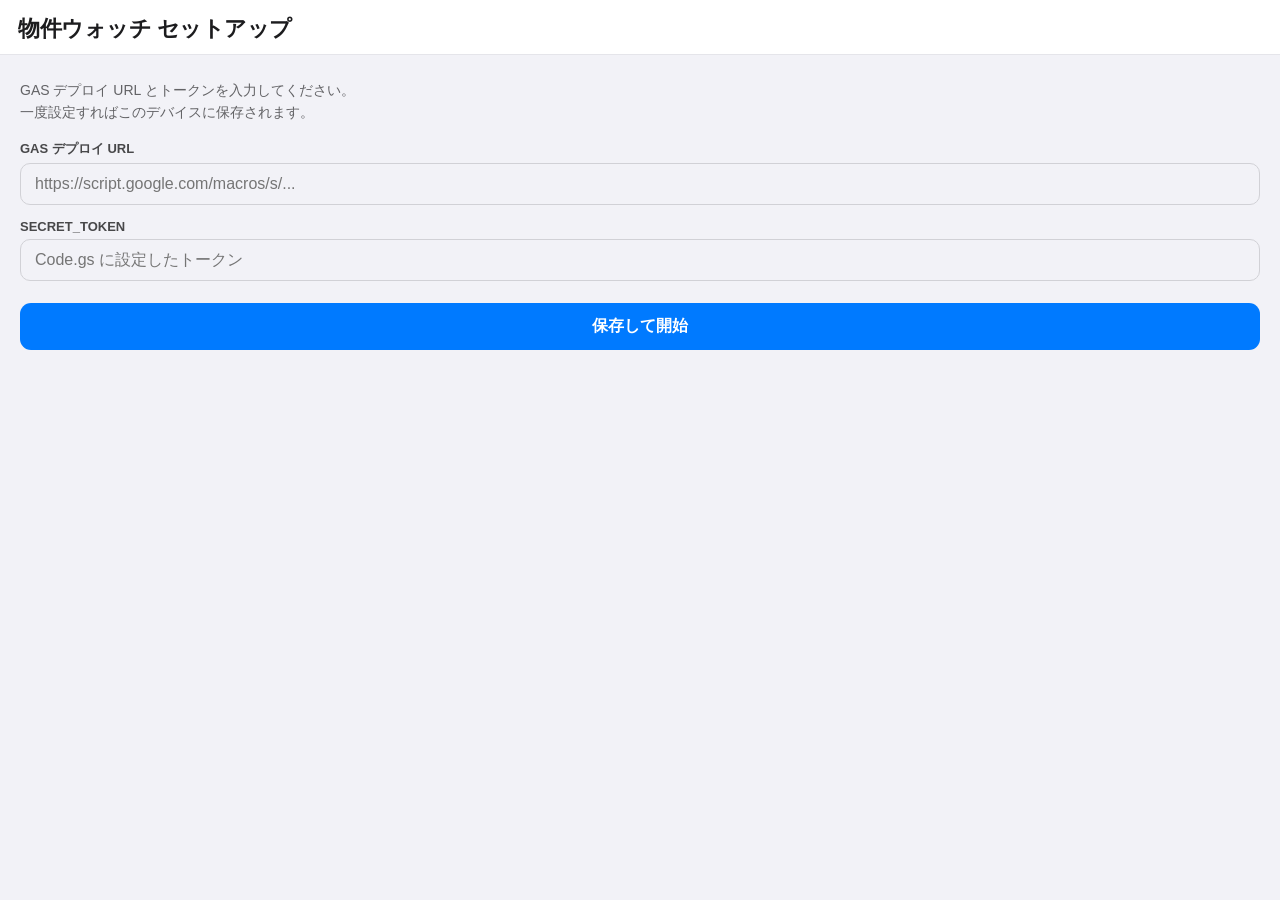
<file: docs/watch/index.html>
<!DOCTYPE html>
<html lang="ja">
<head>
  <meta charset="UTF-8">
  <meta http-equiv="Cache-Control" content="no-cache, no-store, must-revalidate">
  <meta http-equiv="Pragma" content="no-cache">
  <meta name="viewport" content="width=device-width, initial-scale=1.0, maximum-scale=1.0">
  <meta name="apple-mobile-web-app-capable" content="yes">
  <meta name="mobile-web-app-capable" content="yes">
  <meta name="apple-mobile-web-app-status-bar-style" content="default">
  <meta name="apple-mobile-web-app-title" content="物件ウォッチ">
  <meta name="theme-color" content="#0a6cff">
  <link rel="apple-touch-icon" href="icon-180.png">
  <link rel="icon" type="image/png" sizes="192x192" href="icon-192.png">
  <link rel="manifest" href="manifest.webmanifest">
  <title>物件ウォッチ</title>
  <style>
    * { box-sizing: border-box; margin: 0; padding: 0; }
    body { font-family: -apple-system, BlinkMacSystemFont, 'Hiragino Sans', 'Helvetica Neue', sans-serif; background: #f2f2f7; color: #1c1c1e; min-height: 100vh; }

    header { background: #fff; padding: 14px 18px 10px; border-bottom: 1px solid #e5e5ea; position: sticky; top: 0; z-index: 10; }
    .head-row { display: flex; align-items: baseline; gap: 8px; flex-wrap: nowrap; }
    h1 { font-size: 22px; font-weight: 700; letter-spacing: -0.5px; white-space: nowrap; flex-shrink: 0; }
    .count { font-size: 13px; color: #8e8e93; white-space: nowrap; overflow: hidden; }
    .scrape-btn { margin-left: auto; padding: 6px 10px; flex-shrink: 0; background: #34c759; color: #fff; border: none; border-radius: 9px; font-size: 14px; font-weight: 600; cursor: pointer; white-space: nowrap; }
    .scrape-btn:active { opacity: 0.6; }
    .scrape-btn:disabled { opacity: 0.5; }
    .refresh-btn { padding: 6px 12px; white-space: nowrap; flex-shrink: 0; background: #007aff; color: #fff; border: none; border-radius: 9px; font-size: 14px; font-weight: 600; cursor: pointer; }
    .refresh-btn:active { opacity: 0.6; }
    #scrape-status { margin-top: 9px; padding: 9px 12px; background: #f0fff4; border: 1px solid #c3e6cb; border-radius: 9px; font-size: 13px; color: #1a7a3a; }
    #last-run { margin-top: 8px; padding: 6px 10px; font-size: 12px; color: #48484a; background: #eef2f7; border-radius: 8px; }
    #last-run.warn { color: #c0392b; background: #fff3f2; border: 1px solid #ffd3ce; font-weight: 600; }

    .search-row { margin-top: 10px; }
    .search-row input { width: 100%; padding: 9px 14px; border: 1px solid #d1d1d6; border-radius: 10px; font-size: 16px; background: #f2f2f7; outline: none; -webkit-appearance: none; }
    .search-row input:focus { border-color: #007aff; background: #fff; }

    .filter-bar { display: flex; gap: 6px; padding: 10px 14px 2px; overflow-x: auto; -webkit-overflow-scrolling: touch; }
    .filter-btn { padding: 5px 12px; border-radius: 14px; font-size: 13px; font-weight: 500; border: 1px solid #d1d1d6; background: #fff; cursor: pointer; white-space: nowrap; color: #636366; flex-shrink: 0; }
    .filter-btn.active { background: #007aff; color: #fff; border-color: #007aff; }

    .list { padding: 12px 14px 40px; }
    .card { background: #fff; border-radius: 14px; padding: 15px 16px; margin-bottom: 10px; box-shadow: 0 1px 3px rgba(0,0,0,0.07); border-left: 3px solid transparent; }
    .card.fresh { border-left-color: #ff9500; }
    .card-top { display: flex; align-items: center; gap: 8px; margin-bottom: 7px; }
    .company { font-size: 12px; color: #8e8e93; font-weight: 600; }
    .badge-new { font-size: 10px; font-weight: 700; color: #fff; background: #ff9500; padding: 2px 7px; border-radius: 7px; letter-spacing: 0.3px; }
    .badge-price { font-size: 10px; font-weight: 700; color: #fff; padding: 2px 7px; border-radius: 7px; letter-spacing: 0.3px; }
    .badge-price.down { background: #34c759; }
    .badge-price.up { background: #ff3b30; }
    .card.changed { border-left-color: #34c759; }
    .pricechange { font-size: 12px; font-weight: 600; margin-bottom: 8px; }
    .pricechange.down { color: #1a7a3a; }
    .pricechange.up { color: #c0392b; }
    .date { font-size: 11px; color: #aeaeb2; margin-left: auto; }
    .title { font-size: 17px; font-weight: 700; line-height: 1.35; margin-bottom: 10px; word-break: break-word; }
    .price { color: #c0392b; font-weight: 700; font-size: 18px; margin-bottom: 10px; }
    .meta { font-size: 13px; color: #48484a; line-height: 1.6; }
    .meta .lbl { color: #aeaeb2; display: inline-block; width: 3.5em; }
    .open-btn { display: block; margin-top: 12px; padding: 11px; background: #007aff; color: #fff; text-align: center; border-radius: 10px; font-size: 15px; font-weight: 700; text-decoration: none; }
    .open-btn:active { opacity: 0.6; }

    .empty { text-align: center; color: #aeaeb2; padding: 60px 20px; font-size: 15px; }
    #spinner { display: none; text-align: center; padding: 40px; color: #8e8e93; }
    #errbox { margin: 16px 14px; padding: 16px; background: #fff3f2; border: 1px solid #ffd3ce; border-radius: 12px; color: #c0392b; font-size: 14px; line-height: 1.6; }
    #errbox .err-detail { color: #8e8e93; font-size: 12px; word-break: break-all; margin-top: 6px; }
    #errbox button { margin-top: 12px; margin-right: 8px; padding: 9px 16px; border: none; border-radius: 9px; font-size: 14px; font-weight: 600; cursor: pointer; }
    #errbox .btn-retry { background: #007aff; color: #fff; }
    #errbox .btn-reset { background: #f2f2f7; color: #636366; }

    #setup-view { display: none; }
    #setup-form { padding: 24px 20px; }
    #setup-form p { margin-bottom: 16px; font-size: 14px; color: #636366; line-height: 1.6; }
    #setup-form label { display: block; font-size: 13px; font-weight: 600; color: #48484a; margin: 14px 0 5px; }
    #setup-form input { width: 100%; padding: 11px 14px; border: 1px solid #d1d1d6; border-radius: 10px; font-size: 16px; background: #f2f2f7; outline: none; -webkit-appearance: none; }
    #setup-form input:focus { border-color: #007aff; background: #fff; }
    #setup-form button { width: 100%; margin-top: 22px; padding: 13px; background: #007aff; color: #fff; border: none; border-radius: 11px; font-size: 16px; font-weight: 700; cursor: pointer; }
  </style>
</head>
<body>

<div id="main-view" style="display:none">
  <header>
    <div class="head-row">
      <h1>物件ウォッチ</h1>
      <span class="count" id="count"></span>
      <span class="count" id="updating" style="display:none">更新中…</span>
      <button class="scrape-btn" id="scrape-btn" onclick="requestScrape()">今すぐ巡回</button>
      <button class="refresh-btn" onclick="loadProps(allProps.length > 0)">更新</button>
      <button class="refresh-btn" id="push-btn" onclick="enablePush()" style="display:none;background:#8e8e93">🔔通知</button>
    </div>
    <div id="scrape-status" style="display:none"></div>
    <div id="last-run"></div>
    <div class="search-row">
      <input type="search" id="search" placeholder="キーワード検索（物件名・所在地）" oninput="render()">
    </div>
  </header>
  <div class="filter-bar" id="filter-bar"></div>
  <div id="spinner">読み込み中…</div>
  <div id="errbox" style="display:none"></div>
  <div class="list" id="list"></div>
</div>

<div id="setup-view">
  <header><h1>物件ウォッチ セットアップ</h1></header>
  <div id="setup-form">
    <p>GAS デプロイ URL とトークンを入力してください。<br>一度設定すればこのデバイスに保存されます。</p>
    <label>GAS デプロイ URL</label>
    <input type="url" id="cfg-url" placeholder="https://script.google.com/macros/s/..." autocomplete="off" autocorrect="off" spellcheck="false">
    <label>SECRET_TOKEN</label>
    <input type="password" id="cfg-token" placeholder="Code.gs に設定したトークン">
    <button onclick="saveConfig()">保存して開始</button>
  </div>
</div>

<script>
const LS_URL   = 'realestate_gas_url';
const LS_TOKEN = 'realestate_gas_token';
const LS_SEEN  = 'realestate_seen_max';    // 前回までに見た最新の取得日時
const LS_SEEN_INIT = 'realestate_seen_init'; // 初期化済みフラグ
const LS_CACHE = 'realestate_cache';         // 前回取得した一覧。起動直後の即描画に使う
const LS_LASTRUN = 'realestate_lastrun';     // 最終巡回の日時と結果。起動直後から出すため保存する

let gasUrl = localStorage.getItem(LS_URL)   || '';
let token  = localStorage.getItem(LS_TOKEN) || '';
let allProps = [];
let filterCompany = '';
let seenThreshold = localStorage.getItem(LS_SEEN) || '';  // これより新しい取得日時がNEW
let lastDiag = '';

// ── アプリアイコンのバッジ表示（Web Push）───────────────────
// realestate/scraper.py の .env の VAPID_PUBLIC_KEY と同じ値。秘密鍵は Mac 側にのみ置く。
const VAPID_PUBLIC_KEY = 'BPfDxGXMXtAtmRLyV2sj71t2yWzPRQm2EiNudWqBheNR4PIACWpIGG4u3k1RsI1i7pox8wTSwQFoBPgF9c9knRk';
const LS_PUSH_SUB = 'realestate_push_subscribed';

function urlB64ToUint8Array(base64String) {
  const padding = '='.repeat((4 - base64String.length % 4) % 4);
  const base64 = (base64String + padding).replace(/-/g, '+').replace(/_/g, '/');
  const raw = atob(base64);
  return Uint8Array.from([...raw].map(c => c.charCodeAt(0)));
}
async function initPush() {
  // アプリを開いた＝新着を確認しにきたタイミングなのでバッジは消す（SW側のカウンタも0に戻す）
  try { if ('clearAppBadge' in navigator) await navigator.clearAppBadge(); } catch (_) {}

  if (!('serviceWorker' in navigator) || !('PushManager' in window)) return;  // 非対応ブラウザ
  const btn = document.getElementById('push-btn');
  if (Notification.permission === 'granted' && localStorage.getItem(LS_PUSH_SUB) === '1') {
    btn.style.display = 'none';
    // 購読が切れていないか静かに確認（ユーザー操作なしで再subscribe可能）
    try {
      const reg = await navigator.serviceWorker.register('sw.js');
      await navigator.serviceWorker.ready;
      if (reg.active) reg.active.postMessage({ type: 'clearBadge' });
      const sub = await reg.pushManager.getSubscription();
      if (!sub) await subscribePush(reg);
    } catch (_) {}
  } else if (Notification.permission === 'denied') {
    btn.style.display = 'none';
  } else {
    btn.style.display = 'inline-block';
  }
}
async function subscribePush(reg) {
  const sub = await reg.pushManager.subscribe({
    userVisibleOnly: true,
    applicationServerKey: urlB64ToUint8Array(VAPID_PUBLIC_KEY),
  });
  await fetch(gasUrl, {
    method: 'POST',
    body: JSON.stringify({ token, action: 'pushSubscribe', endpoint: sub.endpoint, subscription: sub.toJSON() }),
  });
  localStorage.setItem(LS_PUSH_SUB, '1');
  return sub;
}
async function enablePush() {
  const btn = document.getElementById('push-btn');
  try {
    const reg = await navigator.serviceWorker.register('sw.js');
    const perm = await Notification.requestPermission();
    if (perm !== 'granted') { alert('通知が許可されませんでした。設定アプリから許可できます。'); return; }
    await subscribePush(reg);
    btn.style.display = 'none';
    alert('新着通知をオンにしました。以後、新着があるとアプリアイコンに件数バッジが表示されます。');
  } catch (e) {
    alert('通知の設定に失敗しました: ' + (e.message || e));
  }
}

function init() {
  if (gasUrl && token) {
    document.getElementById('setup-view').style.display = 'none';
    document.getElementById('main-view').style.display  = 'block';
    showLastRunFromCache();
    fetchLastRun();
    loadProps(renderFromCache());  // 前回のデータで即描画してから裏で最新を取る
    initPush();
  } else {
    document.getElementById('setup-view').style.display = 'block';
    document.getElementById('main-view').style.display  = 'none';
  }
}
function saveConfig() {
  const url = document.getElementById('cfg-url').value.trim();
  const tok = document.getElementById('cfg-token').value.trim();
  if (!url || !tok) { alert('URLとトークンを入力してください'); return; }
  localStorage.setItem(LS_URL, url); localStorage.setItem(LS_TOKEN, tok);
  gasUrl = url; token = tok; init();
}

function showError(msg, detail) {
  const box = document.getElementById('errbox');
  box.style.display = 'block';
  box.innerHTML =
    `<div>${escapeHtml(msg)}</div>` +
    (detail ? `<div class="err-detail">${escapeHtml(detail)}</div>` : '') +
    `<button class="btn-retry" onclick="loadProps()">再試行</button>` +
    `<button class="btn-reset" onclick="resetConfig()">接続設定をやり直す</button>`;
}
function resetConfig() {
  localStorage.removeItem(LS_URL);
  localStorage.removeItem(LS_TOKEN);
  gasUrl = ''; token = '';
  document.getElementById('errbox').style.display = 'none';
  init();
}

// ── 最終巡回日時の表示 ──────────────────────────────────
// 新着ゼロでも常に画面上部に出す。取得失敗を含む結果は警告色にする。
function showLastRun(data) {
  const el = document.getElementById('last-run');
  if (!data || !data.lastRun) {
    el.textContent = '🕒 最終巡回 —（未取得）';
    el.classList.remove('warn');
    return;
  }
  el.textContent = `🕒 最終巡回 ${data.lastRun}` + (data.lastResult ? `（${data.lastResult}）` : '');
  el.classList.toggle('warn', /[⚠]|失敗/.test(data.lastResult || ''));
}
function showLastRunFromCache() {
  try { showLastRun(JSON.parse(localStorage.getItem(LS_LASTRUN) || 'null')); }
  catch (_) { showLastRun(null); }
}
// GAS は混雑時に 404 や数十秒の遅延を返す。ここで黙って失敗すると
// キャッシュの古い日時が残り続けるので、一覧取得と同じく引き直す。
async function fetchLastRun() {
  const qs = new URLSearchParams({ token, action: 'scrapeStatus' }).toString();
  for (let attempt = 1; attempt <= 3; attempt++) {
    const ctrl = new AbortController();
    const timer = setTimeout(() => ctrl.abort(), 25000);
    try {
      const res = await fetch(`${gasUrl}?${qs}`,
        { redirect: 'follow', cache: 'no-store', signal: ctrl.signal });
      clearTimeout(timer);
      if (res.ok) {
        const data = await res.json();
        if (data && data.lastRun) {
          showLastRun(data);
          try {
            localStorage.setItem(LS_LASTRUN,
              JSON.stringify({ lastRun: data.lastRun, lastResult: data.lastResult }));
          } catch (_) { /* 容量超過時は諦める */ }
          return;
        }
        if (data && data.error) { showLastRun(null); return; }  // トークン不一致など
      }
    } catch (_) {
      clearTimeout(timer);
    }
    if (attempt < 3) await new Promise(r => setTimeout(r, 2000));
  }
  // 3回とも取れなかった。キャッシュの日時を出したままだと最新と区別がつかないので明示する。
  const el = document.getElementById('last-run');
  if (el && el.textContent && !el.textContent.includes('更新できず')) {
    el.textContent += '（更新できず）';
    el.classList.add('warn');
  }
}

// ── 手動巡回トリガー ────────────────────────────────────
let scrapePollTimer = null;

function setScrapeStatus(msg) {
  const el = document.getElementById('scrape-status');
  el.style.display = 'block';
  el.textContent = msg;
}

async function requestScrape() {
  const btn = document.getElementById('scrape-btn');
  btn.disabled = true;
  setScrapeStatus('🕐 巡回をリクエスト中…');
  try {
    const qs = new URLSearchParams({ token, action: 'requestScrape' }).toString();
    const res = await fetch(`${gasUrl}?${qs}`, { redirect: 'follow' });
    const data = await res.json();
    if (data.error) throw new Error(data.error);
    setScrapeStatus('🏃 巡回を開始しました。完了までお待ちください（1〜3分）…');
    pollScrapeStatus(0);
  } catch (e) {
    setScrapeStatus('⚠️ 巡回リクエストに失敗しました: ' + (e.message || e));
    btn.disabled = false;
  }
}

async function pollScrapeStatus(tries) {
  if (scrapePollTimer) clearTimeout(scrapePollTimer);
  if (tries > 90) {  // 約6分でタイムアウト
    setScrapeStatus('⏱️ 時間がかかっています。しばらくして「更新」を押してください。');
    document.getElementById('scrape-btn').disabled = false;
    return;
  }
  try {
    const qs = new URLSearchParams({ token, action: 'scrapeStatus' }).toString();
    const res = await fetch(`${gasUrl}?${qs}`, { redirect: 'follow' });
    const data = await res.json();
    if (data.status) setScrapeStatus(data.status);
    // 処理済み（pending=false）なら終了。✅ なら一覧を更新、⚠️（失敗）なら状態を出したまま再押下可に
    if (!data.pending && /[✅⚠]/.test(data.status || '')) {
      document.getElementById('scrape-btn').disabled = false;
      fetchLastRun();
      if (/✅/.test(data.status)) await loadProps(allProps.length > 0);
      return;
    }
  } catch (_) { /* 一時的なエラーは無視して継続 */ }
  scrapePollTimer = setTimeout(() => pollScrapeStatus(tries + 1), 4000);
}

// 物件配列を描画に反映する。起動直後のキャッシュ描画と本体の描画で同じ経路を通す。
// 戻り値は取得日時の最大値（既読化の判定に使う）。
function applyProps(props) {
  allProps = props;
  seenThreshold = localStorage.getItem(LS_SEEN) || '';
  buildFilterBar();
  render();
  return allProps.reduce((m, p) => p.date > m ? p.date : m, '');
}

// 前回の一覧で即描画する（GASの応答は数秒〜数十秒かかるため、待たずに中身を出す）。
// 既読化はここでは行わない＝NEW判定は本体取得時のみ動かす。
function renderFromCache() {
  const raw = localStorage.getItem(LS_CACHE);
  if (!raw) return false;
  try {
    const props = JSON.parse(raw);
    if (!Array.isArray(props) || !props.length) return false;
    applyProps(props);
    return true;
  } catch (_) { return false; }
}

async function loadProps(keepView) {
  if (keepView) {
    document.getElementById('updating').style.display = 'inline';
  } else {
    document.getElementById('spinner').style.display = 'block';
    document.getElementById('list').innerHTML = '';
  }
  document.getElementById('errbox').style.display  = 'none';

  // URL 形式の軽いチェック
  if (!/^https:\/\/script\.google\.com\/macros\/s\/.+\/exec/.test(gasUrl)) {
    document.getElementById('spinner').style.display = 'none';
    showError('GAS デプロイ URL の形式が正しくないようです。', '末尾が /exec の「ウェブアプリ URL」を貼り付けてください: ' + gasUrl);
    return;
  }

  // GAS の応答は同じ内容でも 2秒〜80秒とばらつき、混雑時は一時的に 404 を返す。
  // 遅い応答を待ち続けるより引き直した方が速いので、1回あたり25秒で見切って3回試す。
  let timer = null;
  try {
    const qs  = new URLSearchParams({ token, action: 'list' }).toString();
    let res;
    for (let attempt = 1; ; attempt++) {
      const ctrl = new AbortController();
      timer = setTimeout(() => ctrl.abort(), 25000);
      try {
        res = await fetch(`${gasUrl}?${qs}`, { redirect: 'follow', signal: ctrl.signal });
        clearTimeout(timer);
        if (res.status !== 404 || attempt >= 3) break;
      } catch (e) {
        clearTimeout(timer);
        if (attempt >= 3) throw e;
      }
      await new Promise(r => setTimeout(r, 2000));
    }
    lastDiag = `URL: ${gasUrl}\nHTTP: ${res.status} ${res.redirected ? '(redirected→' + res.url.slice(0, 60) + '…)' : ''}`;
    if (!res.ok) throw new Error('HTTP ' + res.status);
    const text = await res.text();
    lastDiag += `\n応答先頭: ${text.slice(0, 160)}`;
    let data;
    try { data = JSON.parse(text); }
    catch(_) { throw new Error('JSONではない応答: ' + text.slice(0, 120)); }
    if (data.error) {
      showError('サーバーがエラーを返しました: ' + data.error,
        data.error === 'Unauthorized' ? 'SECRET_TOKEN が一致していません。' : '');
      return;
    }
    // URL取り違えの検知：物件用でないエンドポイントを弾く
    if (!Array.isArray(data.properties)) {
      const hint = Array.isArray(data.todos)
        ? 'これは TODO アプリの URL です。物件ウォッチ用の GAS URL（末尾が …Qr1Kkgo/exec）を入力してください。'
        : '応答に物件データ（properties）がありません。GAS URL が物件ウォッチ用か確認してください。';
      showError('URL が正しくないようです。', hint);
      return;
    }
    const maxDate = applyProps(data.properties);
    // 初回のみ: 既存を全て「既読」にして、以降に増えた物件だけNEWにする
    if (!localStorage.getItem(LS_SEEN_INIT)) {
      localStorage.setItem(LS_SEEN, maxDate);
      localStorage.setItem(LS_SEEN_INIT, '1');
      seenThreshold = maxDate;
      render();
    }
    try { localStorage.setItem(LS_CACHE, JSON.stringify(allProps)); } catch (_) { /* 容量超過時は諦める */ }
    document.getElementById('updating').style.display = 'none';
    // 見た分は既読化（次回開くとNEWが消え、新たに増えた物件だけNEWになる）
    if (maxDate && maxDate > (localStorage.getItem(LS_SEEN) || '')) {
      localStorage.setItem(LS_SEEN, maxDate);
    }
    fetchLastRun();
  } catch(e) {
    console.error(e);
    // キャッシュで中身が出ているときは、更新の失敗で画面を消さない
    if (keepView) {
      const u = document.getElementById('updating');
      u.textContent = '更新できませんでした';
      setTimeout(() => { u.style.display = 'none'; u.textContent = '更新中…'; }, 4000);
      return;
    }
    if (e.name === 'AbortError') {
      showError('応答がありません（3回試して届きませんでした）。', 'GAS が混雑している可能性があります。少し待って「更新」を押してください。');
    } else {
      showError('読み込みに失敗しました。', String(e && e.message || e));
    }
  } finally {
    clearTimeout(timer);
    document.getElementById('spinner').style.display = 'none';
  }
}

function parseDate(s) {
  if (!s) return null;
  const d = new Date(String(s).replace(/\//g, '-').replace(' ', 'T'));
  return isNaN(d) ? null : d;
}
function isFresh(p) {
  // 前回見たとき以降に追加された物件だけ NEW（取得日時の文字列比較）
  if (!seenThreshold) return false;
  return String(p.date || '') > seenThreshold;
}

function buildFilterBar() {
  const companies = [...new Set(allProps.map(p => p.company).filter(Boolean))].sort();
  const changedCount = allProps.filter(p => (p.priceChange || '').trim()).length;
  const bar = document.getElementById('filter-bar');
  const btn = (val, label) =>
    `<button class="filter-btn ${filterCompany === val ? 'active' : ''}" onclick="setFilter('${val.replace(/'/g, "\\'")}')">${escapeHtml(label)}</button>`;
  let html = btn('', 'すべて');
  if (changedCount) html += btn('__changed__', `💰価格変更 ${changedCount}`);
  html += companies.map(c => btn(c, c)).join('');
  bar.innerHTML = html;
}
function setFilter(val) { filterCompany = val; buildFilterBar(); render(); }

function render() {
  const q = document.getElementById('search').value.trim().toLowerCase();
  let list = allProps.slice();
  if (filterCompany === '__changed__') list = list.filter(p => (p.priceChange || '').trim());
  else if (filterCompany) list = list.filter(p => p.company === filterCompany);
  if (q) list = list.filter(p =>
    (p.title + p.address + p.company).toLowerCase().includes(q));

  document.getElementById('count').textContent =
    `${list.length} 件` + (allProps.length !== list.length ? ` / 全${allProps.length}件` : '');

  const el = document.getElementById('list');
  if (!list.length) {
    if (allProps.length === 0) {
      // サーバーから0件：設定・接続の問題の可能性が高い
      el.innerHTML =
        '<div class="empty">サーバーから物件を取得できませんでした（0件）。<br>' +
        '接続設定が正しいか確認してください。' +
        (lastDiag ? '<pre style="text-align:left;white-space:pre-wrap;word-break:break-all;background:#f2f2f7;color:#636366;font-size:11px;padding:10px;border-radius:8px;margin-top:12px">' + escapeHtml(lastDiag) + '</pre>' : '') +
        '<div style="margin-top:14px">' +
        '<button class="btn-retry" style="padding:9px 16px;border:none;border-radius:9px;background:#007aff;color:#fff;font-weight:600;margin-right:8px" onclick="loadProps()">更新</button>' +
        '<button class="btn-reset" style="padding:9px 16px;border:none;border-radius:9px;background:#f2f2f7;color:#636366;font-weight:600" onclick="resetConfig()">接続設定をやり直す</button>' +
        '</div></div>';
    } else {
      // 読み込めているがフィルタ/検索で0件
      el.innerHTML = '<div class="empty">該当する物件がありません（絞り込みを解除してください）</div>';
    }
    return;
  }
  el.innerHTML = list.map(cardHtml).join('');
}

function cardHtml(p) {
  const fresh = isFresh(p);
  const pc = (p.priceChange || '').trim();
  const down = pc.indexOf('値下げ') >= 0;
  const meta = [];
  if (p.address) meta.push(`<div><span class="lbl">所在地</span>${escapeHtml(p.address)}</div>`);
  if (p.layout)  meta.push(`<div><span class="lbl">面積</span>${escapeHtml(p.layout)}</div>`);
  return `
    <div class="card ${fresh ? 'fresh' : ''} ${pc ? 'changed' : ''}">
      <div class="card-top">
        <span class="company">${escapeHtml(p.company || '')}</span>
        ${fresh ? '<span class="badge-new">NEW</span>' : ''}
        ${pc ? `<span class="badge-price ${down ? 'down' : 'up'}">💰 価格変更</span>` : ''}
        <span class="date">${escapeHtml(fmtDate(p.date))}</span>
      </div>
      <div class="title">${escapeHtml(p.title || '（無題）')}</div>
      ${p.price ? `<div class="price">${escapeHtml(p.price)}</div>` : ''}
      ${pc ? `<div class="pricechange ${down ? 'down' : 'up'}">${escapeHtml(pc)}</div>` : ''}
      ${meta.length ? `<div class="meta">${meta.join('')}</div>` : ''}
      ${p.url ? `<a class="open-btn" href="${escapeAttr(p.url)}" target="_blank" rel="noopener">物件ページを開く →</a>` : ''}
    </div>`;
}

function fmtDate(s) {
  const d = parseDate(s);
  if (!d) return s || '';
  const mm = String(d.getMonth() + 1).padStart(2, '0');
  const dd = String(d.getDate()).padStart(2, '0');
  return `${d.getFullYear()}/${mm}/${dd}`;
}
function escapeHtml(s) {
  return String(s).replace(/[&<>"']/g, c =>
    ({ '&': '&amp;', '<': '&lt;', '>': '&gt;', '"': '&quot;', "'": '&#39;' }[c]));
}
function escapeAttr(s) { return escapeHtml(s); }

// ホーム画面アプリは前回のページをそのまま復帰させるため、init() が走らず
// 一覧が古いまま残る（通知をタップして開いても新着が出ない）。前面に戻るたびに
// 最新を取り直し、バッジも消す。短時間の切り替えで GAS を叩きすぎないよう 30 秒は空ける。
let lastResumeLoad = Date.now();
function refreshOnResume() {
  if (document.visibilityState !== 'visible' || !gasUrl || !token) return;
  if (Date.now() - lastResumeLoad < 30000) return;
  lastResumeLoad = Date.now();
  fetchLastRun();
  loadProps(true);
  initPush();
}
document.addEventListener('visibilitychange', refreshOnResume);
window.addEventListener('pageshow', (e) => { if (e.persisted) refreshOnResume(); });

init();
</script>
</body>
</html>
</file>
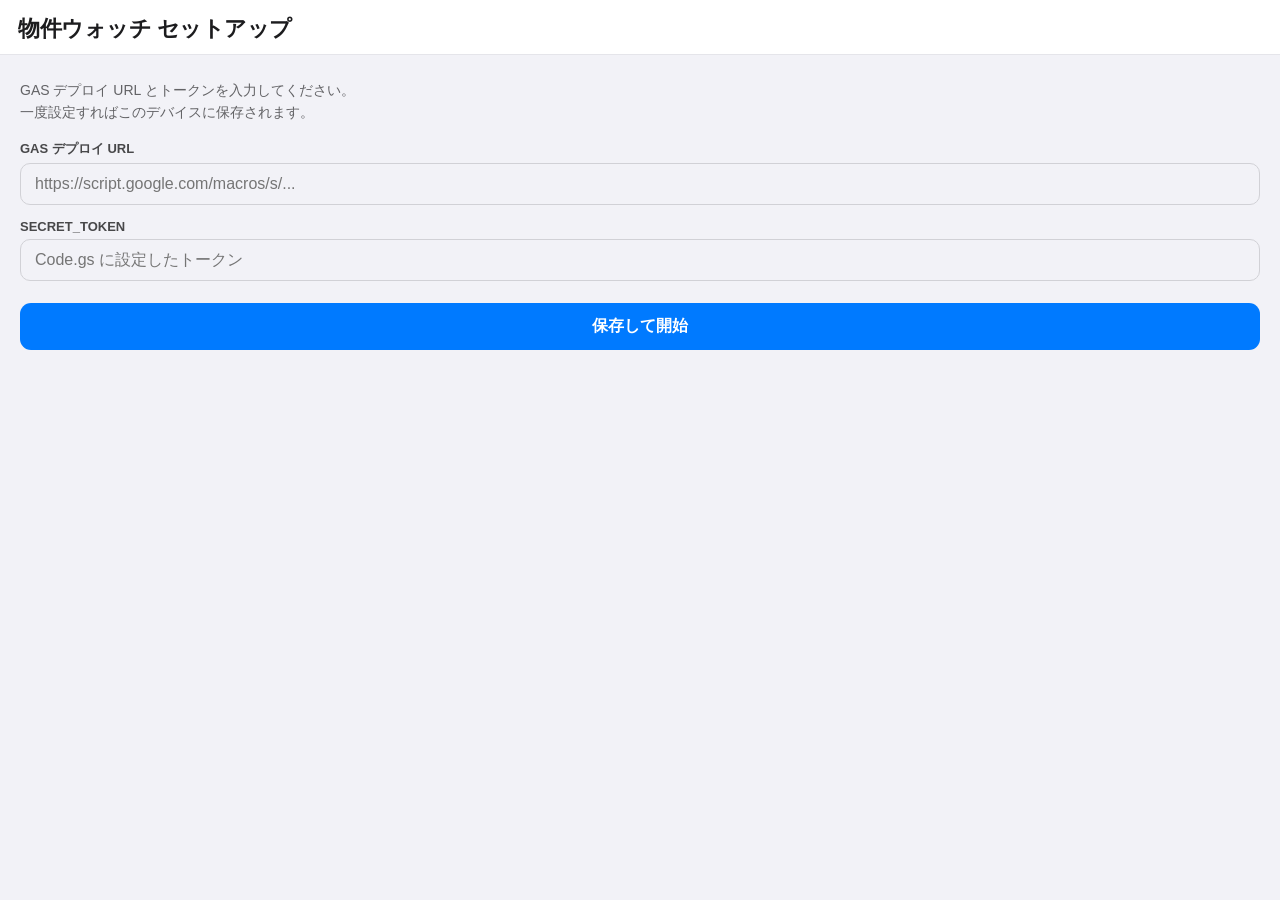
<file: docs/realestate.html>
<!DOCTYPE html>
<html lang="ja">
<head>
  <meta charset="UTF-8">
  <meta name="viewport" content="width=device-width, initial-scale=1.0">
  <title>物件ウォッチ｜移転しました</title>
  <script>location.replace('watch/' + location.search + location.hash);</script>
  <style>
    body { font-family: -apple-system, 'Hiragino Sans', sans-serif; background: #f2f2f7; color: #1c1c1e;
           display: flex; align-items: center; justify-content: center; min-height: 100vh; margin: 0; padding: 24px; }
    .box { background: #fff; border-radius: 14px; padding: 24px; max-width: 420px; line-height: 1.7; }
    a { display: block; margin-top: 16px; padding: 13px; background: #0a6cff; color: #fff;
        text-align: center; border-radius: 10px; font-weight: 700; text-decoration: none; }
  </style>
</head>
<body>
  <div class="box">
    <b>物件ウォッチは新しいURLに移転しました。</b><br>
    アプリごとに新着バッジを分けるため、<code>watch/</code> 配下へ移動しています。<br>
    ホーム画面のアイコンは、移動先を開いて追加し直してください。
    <a href="watch/">新しい物件ウォッチを開く →</a>
  </div>
</body>
</html>
</file>
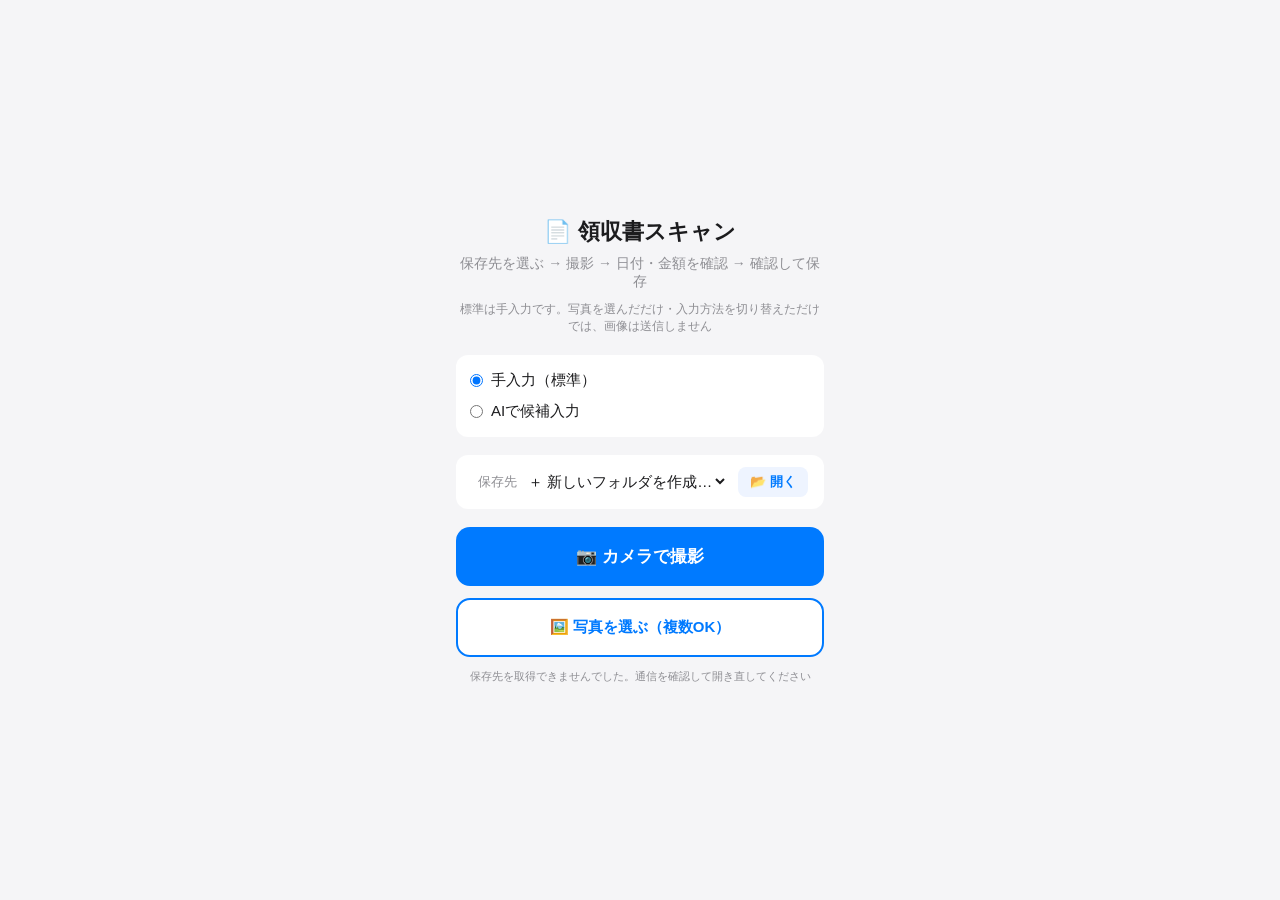
<file: docs/receipt.html>
<!DOCTYPE html>
<html lang="ja">
<head>
<meta charset="UTF-8">
<meta name="viewport" content="width=device-width, initial-scale=1.0, maximum-scale=1.0">
<meta name="apple-mobile-web-app-capable" content="yes">
<meta name="apple-mobile-web-app-status-bar-style" content="black-translucent">
<meta name="apple-mobile-web-app-title" content="領収書スキャン">
<meta name="theme-color" content="#007aff">
<link rel="manifest" href="receipt.webmanifest">
<link rel="apple-touch-icon" href="receipt-icon-180.png">
<title>領収書スキャン</title>
<style>
  * { box-sizing: border-box; margin: 0; padding: 0; }
  body {
    font-family: -apple-system, sans-serif;
    background: #f5f5f7;
    min-height: 100vh;
    display: flex;
    align-items: center;
    justify-content: center;
  }
  .container { width: 100%; max-width: 400px; padding: 24px 16px; text-align: center; }
  h1 { font-size: 22px; margin-bottom: 8px; color: #1c1c1e; }
  .subtitle { font-size: 14px; color: #8e8e93; margin-bottom: 32px; }
  .btn { display: block; width: 100%; padding: 18px; font-size: 17px; font-weight: 600;
         border: none; border-radius: 14px; cursor: pointer; margin-bottom: 12px; }
  .btn-primary { background: #007aff; color: white; }
  .btn-secondary { background: white; color: #007aff; border: 2px solid #007aff; font-size: 15px; }
  .btn:disabled { opacity: 0.4; }
  input[type="file"] { display: none; }
  #preview { margin-top: 20px; display: none; }
  #preview img { width: 100%; max-height: 220px; object-fit: contain; border-radius: 10px; }
  #edit-box { margin-top: 14px; background: white; border-radius: 12px; overflow: hidden; display: none; }
  .field-row { display: flex; align-items: center; padding: 12px 16px; border-bottom: 1px solid #f0f0f0; }
  .field-row:last-child { border-bottom: none; }
  .field-label { font-size: 13px; color: #8e8e93; width: 50px; flex-shrink: 0; }
  .field-input { flex: 1; border: none; font-size: 16px; outline: none; background: transparent; text-align: right; }
  .field-select { flex: 1; border: none; font-size: 15px; outline: none; background: transparent; text-align: right; color: #1c1c1e; }
  #folder-box { margin-bottom: 18px; background: white; border-radius: 12px; overflow: hidden; }
  #open-folder-btn { flex-shrink: 0; margin-left: 10px; padding: 6px 12px; font-size: 13px; font-weight: 600;
    color: #007aff; background: #eef4ff; border: none; border-radius: 8px; cursor: pointer; white-space: nowrap; }
  #batch-box { margin-top: 14px; background: white; border-radius: 12px; overflow: hidden; display: none; text-align: left; }
  .batch-row { display: flex; align-items: center; gap: 10px; padding: 10px 14px; border-bottom: 1px solid #f0f0f0; }
  .batch-row:last-child { border-bottom: none; }
  .batch-thumb { width: 44px; height: 44px; object-fit: cover; border-radius: 8px; flex-shrink: 0; background: #eee; }
  .batch-date { border: none; font-size: 13px; outline: none; background: transparent; flex: 1; min-width: 0; }
  .batch-amount { border: none; border-bottom: 1px solid #eee; font-size: 14px; outline: none; background: transparent;
    width: 74px; flex-shrink: 0; text-align: right; }
  .batch-state { font-size: 15px; width: 22px; text-align: center; flex-shrink: 0; }
  .batch-row { flex-wrap: wrap; }
  .batch-ocr { flex-basis: 100%; font-size: 11px; color: #8e8e93; }
  .ocr-notice { font-size: 12px; color: #8e8e93; margin: -22px 0 20px; }
  #ocr-note { margin-top: 8px; font-size: 12px; color: #8e8e93; }
  #filename-preview { margin-top: 10px; font-size: 12px; color: #8e8e93; word-break: break-all; }
  #status { margin-top: 16px; padding: 14px; border-radius: 12px; font-size: 14px; display: none; }
  .status-processing { background: #fff3cd; color: #856404; }
  .status-success { background: #d4edda; color: #155724; }
  .status-error { background: #f8d7da; color: #721c24; }
  .status-unconfirmed { background: #ffe8cc; color: #7a4100; }
  #upload-btn { display: none; margin-top: 12px; }
  #batch-upload-btn { display: none; margin-top: 12px; }
  #pending-btn { display: none; margin-top: 12px; }
  #folder-status { font-size: 11px; color: #8e8e93; margin-top: 4px; }
  #mode-box { margin-bottom: 18px; background: white; border-radius: 12px; padding: 10px 14px; text-align: left; }
  .mode-choice { display: flex; align-items: center; gap: 8px; padding: 6px 0; font-size: 15px; color: #1c1c1e; cursor: pointer; }
  #ai-panel { display: none; margin-top: 8px; padding-top: 8px; border-top: 1px solid #f0f0f0; }
  #ai-explain { font-size: 12px; color: #8e8e93; margin-bottom: 8px; }
  #ai-read-btn { display: none; padding: 12px; font-size: 15px; margin-bottom: 4px; }
  #ai-note { font-size: 12px; color: #8e8e93; }
  #queue-box { display: none; margin-top: 18px; background: white; border-radius: 12px; padding: 12px 14px; text-align: left; }
  #queue-title { font-size: 15px; color: #1c1c1e; margin-bottom: 4px; }
  #queue-note, #queue-summary { font-size: 12px; color: #8e8e93; margin-bottom: 6px; }
  #queue-list { list-style: none; }
  .queue-row { display: flex; align-items: center; gap: 10px; padding: 8px 0; border-top: 1px solid #f0f0f0; }
  .queue-thumb { width: 40px; height: 40px; object-fit: cover; border-radius: 8px; flex-shrink: 0; background: #eee; }
  .queue-icon { font-size: 15px; width: 22px; text-align: center; flex-shrink: 0; }
  .queue-text { flex: 1; min-width: 0; }
  .queue-label { font-size: 13px; color: #1c1c1e; word-break: break-all; }
  .queue-state { font-size: 13px; color: #3a3a3c; }
  .queue-retry { flex-shrink: 0; padding: 10px 12px; font-size: 13px; font-weight: 600; color: #007aff;
    background: #eef4ff; border: none; border-radius: 8px; cursor: pointer; }
</style>
</head>
<body>
<div class="container">
  <h1>📄 領収書スキャン</h1>
  <p class="subtitle">保存先を選ぶ → 撮影 → 日付・金額を確認 → 確認して保存</p>
  <p class="ocr-notice">標準は手入力です。写真を選んだだけ・入力方法を切り替えただけでは、画像は送信しません</p>

  <div id="mode-box">
    <label class="mode-choice"><input type="radio" name="input-mode" id="mode-manual" value="manual" checked autocomplete="off" onchange="setInputMode('manual')">手入力（標準）</label>
    <label class="mode-choice"><input type="radio" name="input-mode" id="mode-ai" value="ai" autocomplete="off" onchange="setInputMode('ai')">AIで候補入力</label>
    <div id="ai-panel">
      <p id="ai-explain">下のボタンを押したときだけ、写真（縮小したJPEG）をAnthropicへ送信して日付・金額の候補を読み取ります。候補は画像と見比べて確認してください。手入力・保存はいつでもできます。</p>
      <button id="ai-read-btn" class="btn btn-secondary" type="button" onclick="startAiRead()">AIで読み取る（画像を送信）</button>
      <div id="ai-note"></div>
    </div>
  </div>

  <div id="folder-box">
    <div class="field-row">
      <span class="field-label">保存先</span>
      <select id="input-folder" class="field-select" onchange="onFolderChange()"></select>
      <button id="open-folder-btn" type="button" onclick="openFolder()" title="Google Driveでフォルダを開く">📂 開く</button>
    </div>
  </div>

  <button id="camera-btn" class="btn btn-primary" onclick="document.getElementById('cameraInput').click()">📷 カメラで撮影</button>
  <button id="gallery-btn" class="btn btn-secondary" onclick="document.getElementById('galleryInput').click()">🖼️ 写真を選ぶ（複数OK）</button>

  <input type="file" id="cameraInput"  accept="image/*" capture="environment">
  <input type="file" id="galleryInput" accept="image/*" multiple>

  <div id="preview"><img id="previewImg"></div>

  <div id="edit-box">
    <div class="field-row">
      <span class="field-label">日付</span>
      <input type="date" id="input-date" class="field-input" oninput="markInputDirty(this)" onchange="markInputDirty(this);updatePreview()">
    </div>
    <div class="field-row">
      <span class="field-label">金額</span>
      <input type="number" id="input-amount" class="field-input" placeholder="手動入力" inputmode="numeric" oninput="markInputDirty(this)" onchange="markInputDirty(this);updatePreview()">
    </div>
  </div>
  <div id="ocr-note"></div>

  <div id="batch-box"></div>

  <div id="filename-preview"></div>
  <div id="folder-status"></div>

  <div id="status"></div>
  <button id="upload-btn" class="btn btn-primary" onclick="doUpload()">☁️ 確認して保存</button>
  <button id="batch-upload-btn" class="btn btn-primary" onclick="doBatchUpload()">☁️ 確認してまとめて保存</button>
  <button id="pending-btn" class="btn btn-secondary" onclick="recheckPendingManually()">🔁 前回の未確認を確認（画像は送りません）</button>

  <section id="queue-box" aria-labelledby="queue-title">
    <h2 id="queue-title">送信の状況</h2>
    <p id="queue-note">送信中も次の写真を撮影・選択できます。送信はこの画面を開いている間だけ進みます（画面を閉じたり、別のアプリに切り替えたりすると止まることがあります）。</p>
    <p id="queue-summary" role="status"></p>
    <ul id="queue-list"></ul>
  </section>
</div>

<script>
  // このURLは公開されても問題ない作り: 守りはサーバー(GAS)側の「長いPIN＋失敗時の待ち時間」。
  // トークンは廃止した。保存先フォルダの一覧はGASから取得する（ここにフォルダIDは持たない）。
  const GAS_URL = 'https://script.google.com/macros/s/AKfycbwfdNLvQS0aajkqqU_qcO5NXIXjeR4XIsKnMTrS7hrmoZ2khiXe2Wl6l81zX462BcFiGQ/exec';
  const DEFAULT_FOLDERS = [];

  let currentFile = null;
  let currentBase64 = null;

  // PIN：正解はサーバー(GAS)側が持つ。ここには埋め込まず、入力値を端末に保存して毎回送るだけ。
  // → 端末ごとに最初の1回だけ入力すればよい（間違ったPINのときだけ再入力）
  let userPin = localStorage.getItem('userPin') || '';
  function ensurePin() {
    if (!userPin) {
      userPin = (prompt('PINコードを入力してください') || '').trim();
      if (userPin) localStorage.setItem('userPin', userPin);
    }
    return userPin;
  }
  function clearPin() { userPin = ''; localStorage.removeItem('userPin'); }
  ensurePin();

  // GASは一度限りのURLへリダイレクトするため、毎回異なる非機密クエリを付けてキャッシュを再利用させない
  let gasReqSeq = 0;
  function gasRequestUrl() { return GAS_URL + '?nonce=' + Date.now().toString(36) + '-' + (++gasReqSeq); }

  // GAS呼び出し共通（pinを自動付与）
  async function callGas(payload) {
    const res = await fetch(gasRequestUrl(), {
      method: 'POST',
      cache: 'no-store',
      headers: { 'Content-Type': 'text/plain' },
      body: JSON.stringify(Object.assign({ pin: userPin }, payload))
    });
    return res.json();
  }
  function isUnauthorized(data) { return data && data.error === 'Unauthorized'; }

  // フォルダ一覧をGASから取得してセレクトボックスに設定
  async function loadFolders(retry) {
    const sel = document.getElementById('input-folder');
    const statusEl = document.getElementById('folder-status');

    // まずキャッシュを表示（即時）
    const cached = localStorage.getItem('folders_cache');
    const cachedTs = parseInt(localStorage.getItem('folders_cache_ts') || '0');
    const folders = cached ? JSON.parse(cached) : DEFAULT_FOLDERS;
    renderFolderSelect(folders);

    // GASから最新を取得
    try {
      const data = await callGas({ action: 'getFolders' });
      if (isUnauthorized(data)) {
        clearPin();
        if (!retry) { ensurePin(); if (userPin) return loadFolders(true); }
        statusEl.textContent = 'PINが違います。開き直して再入力してください';
        return;
      }
      if (Array.isArray(data) && data.length > 0) {
        localStorage.setItem('folders_cache', JSON.stringify(data));
        localStorage.setItem('folders_cache_ts', Date.now());
        renderFolderSelect(data);
        statusEl.textContent = '保存先を更新しました';
        setTimeout(() => { statusEl.textContent = ''; }, 3000);
      }
    } catch (e) {
      statusEl.textContent = cached
        ? '前回のフォルダ一覧を使用中'
        : '保存先を取得できませんでした。通信を確認して開き直してください';
    }
  }

  function renderFolderSelect(folders) {
    knownFolders = folders;
    const lastId = localStorage.getItem('lastFolderId');
    const sel = document.getElementById('input-folder');
    const defaultId = folders.find(f => f.isCurrent)?.id || folders[0]?.id || '';
    const selectedId = folders.find(f => f.id === lastId) ? lastId : defaultId;
    lastGoodFolderId = selectedId;
    sel.innerHTML = folders.map(f => {
      const label = (f.depth ? '　└ ' : '') + f.name;
      return '<option value="' + f.id + '"' + (f.id === selectedId ? ' selected' : '') + '>' + esc(label) + '</option>';
    }).join('') + '<option value="__create__">＋ 新しいフォルダを作成…</option>';
  }

  // 選択中の保存先フォルダを Google Drive で開く
  function openFolder() {
    const id = document.getElementById('input-folder').value;
    if (!id || id === '__create__') { showStatus('error', '保存先フォルダを選んでください'); return; }
    window.open('https://drive.google.com/drive/folders/' + id, '_blank');
  }

  // フォルダ選択欄の変更（「新しいフォルダを作成」を選んだら作成フローへ）
  async function onFolderChange() {
    const sel = document.getElementById('input-folder');
    if (sel.value !== '__create__') {
      lastGoodFolderId = sel.value;
      localStorage.setItem('lastFolderId', sel.value);
      return;
    }
    // どこに作るか：選択中が最上位フォルダなら「その中に作る」を選べる
    const cur = knownFolders.find(f => f.id === lastGoodFolderId);
    let parentId = null;
    let whereLabel = '最上位';
    if (cur && !cur.depth) {
      const inside = confirm('「' + cur.name + '」の中に新しいフォルダを作りますか？\n\n［OK］＝「' + cur.name + '」の中に作成\n［キャンセル］＝最上位に作成');
      if (inside) { parentId = cur.id; whereLabel = '「' + cur.name + '」の中'; }
    }

    const name = (prompt(whereLabel + 'に作る新しいフォルダ名を入力') || '').trim();
    if (!name) { sel.value = lastGoodFolderId; return; }

    const statusEl = document.getElementById('folder-status');
    statusEl.textContent = 'フォルダを作成中…';
    try {
      const data = await callGas({ action: 'createFolder', name: name, parentId: parentId });
      if (isUnauthorized(data)) { statusEl.textContent = 'PINが違います'; sel.value = lastGoodFolderId; return; }
      if (data.success) {
        if (!knownFolders.find(f => f.id === data.id)) {
          if (parentId) {
            const item = { id: data.id, name: data.name, depth: 1, parent: cur.name };
            const idx = knownFolders.findIndex(f => f.id === parentId);
            knownFolders.splice(idx >= 0 ? idx + 1 : knownFolders.length, 0, item);
          } else {
            knownFolders.push({ id: data.id, name: data.name, depth: 0 });
          }
        }
        localStorage.setItem('lastFolderId', data.id);
        localStorage.setItem('folders_cache', JSON.stringify(knownFolders));
        renderFolderSelect(knownFolders);
        statusEl.textContent = '📁「' + data.name + '」を作成しました';
        setTimeout(() => { statusEl.textContent = ''; }, 3000);
        loadFolders();  // サーバーから正しい並びで取り直す
      } else {
        statusEl.textContent = '作成失敗: ' + data.error;
        sel.value = lastGoodFolderId;
      }
    } catch (e) {
      statusEl.textContent = '通信エラー: ' + e.message;
      sel.value = lastGoodFolderId;
    }
  }

  function esc(s) {
    return String(s).replace(/[&<>"]/g, c => ({ '&':'&amp;','<':'&lt;','>':'&gt;','"':'&quot;' }[c]));
  }

  let knownFolders = DEFAULT_FOLDERS;
  let lastGoodFolderId = '';

  function pad(n) { return String(n).padStart(2, '0'); }
  // 端末のローカル日付（YYYY-MM-DD）。UTC（toISOString）は使わない。新しい写真・行を作るときだけ呼ぶ
  function localToday() {
    const d = new Date();
    return String(d.getFullYear()).padStart(4, '0') + '-' + pad(d.getMonth() + 1) + '-' + pad(d.getDate());
  }

  // 保存名の元（日付_金額[_連番]_receipt.jpg）。サーバーが末尾に識別IDを付けて保存する
  function buildBaseFilename(dateVal, amount, seq) {
    return dateVal.replace(/-/g, '') + (amount ? '_' + amount : '') + (seq ? '_' + pad(seq) : '') + '_receipt.jpg';
  }

  function updatePreview() {
    const preview = document.getElementById('filename-preview');
    if (currentJob && currentJob.meta) {
      preview.textContent = '📄 ' + currentJob.meta.filename + '（識別ID付きで保存。最初の送信内容で固定中）';
      return;
    }
    const dateVal = document.getElementById('input-date').value;
    const amount  = document.getElementById('input-amount').value;
    if (!dateVal) return;
    preview.textContent = '📄 ' + buildBaseFilename(dateVal, amount) + '（保存時に識別IDが付きます）';
  }

  // ---- 共通ヘルパー ----
  // Driveへ保存する原本のbase64（変換しない）。OCR用の縮小JPEGは prepareOcrImage が別に作る
  function fileToBase64(file) {
    return new Promise((resolve, reject) => {
      const reader = new FileReader();
      reader.onload = e => resolve(e.target.result.split(',')[1]);
      reader.onerror = reject;
      reader.readAsDataURL(file);
    });
  }

  // ---- 保存の確実化（識別IDによる冪等化と保存状態の照合）----
  // 写真ごとに暗号学的乱数の識別ID(requestId)を1回だけ作り、再試行でも同じIDを送る（再試行のために新しいIDは作らない）。
  // GASは同じIDの保存をスクリプトロックの中で1件ずつ処理し、作成前に試行を記録するので、同じIDの再送で二重保存しない。
  // この画面で作り、まだ一度も画像を送っていない写真（新しいID）は、読み取り専用の確認(checkUpload)を挟まずに送る。
  //   新しいIDはサーバーにも端末にも記録が無いので、確認しても not_found にしかならない。確認を挟むと、確認の通信が
  //   止まっただけで保存全体が止まる（「確認が30秒以内に終わりませんでした」）。送る前に、端末へ未確認の記録を残し、
  //   「この写真は送信を試みた」印(uploadAttempted)を付ける。記録できないときは送らない。
  // 一度でも送った写真・結果が分からなかった写真・端末に記録が残っていたIDは「新しい」とみなさない。
  //   その再試行は必ず先に確認し、新しい保存方式のサーバーが not_found と答えたときだけ、同じIDで画像を送る。
  //   旧サーバー・照合できない応答・確認できないときは画像を送らない。確認が通信失敗のときだけ自動で最大1回やり直す（checkJob）。
  // 画像・OCRの自動再送はしない。保存先・ファイル名は送信を始めた時点で固定し、結果が未確認のまま入力を変えても別の場所・別名には保存しない。
  // 端末に残すのは未確認分の識別ID・保存先・ファイル名だけ（画像は保存しない）。
  // 公開の順番: このページは保存の版(UPLOAD_PROTOCOL=2)に対応したGASと組み合わせる（GASを先に更新する）。
  //   旧GASへ新しい写真を送ると1回だけ保存され得るが、応答を照合できないので「未確認」のままにし、自動では送り直さない。
  const UPLOAD_TIMEOUT_MS = 120000;
  const CHECK_TIMEOUT_MS = 30000;
  const FILE_READ_TIMEOUT_MS = 60000;
  const PENDING_KEY = 'pendingUploads';
  const UPLOAD_PROTOCOL = 2;   // Code.gs の UPLOAD_PROTOCOL と同じ値
  const REQUEST_ID_RE = /^[0-9a-f]{20}$/;
  const ROW_ICONS = { idle: '📄', waiting: '⏳', sending: '⏫', saved: '✅', failed: '⚠️', unconfirmed: '❓' };

  let currentJob = null;
  let selectionGen = 0;  // 写真を選び直すたびに増やす。古いAI読み取りの結果で今の画面を書き換えないための目印
  let busy = false;      // 送信の順番待ちを処理中（表示・確認用。写真の選択・入力は止めない）

  // 16進20桁（80bit）の暗号学的乱数。安全な乱数が無い端末では Math.random で代用せず止める
  function genRequestId() {
    if (typeof crypto === 'undefined' || typeof crypto.getRandomValues !== 'function') {
      throw new Error('この端末では安全な乱数が使えないため保存できません');
    }
    const bytes = crypto.getRandomValues(new Uint8Array(10));
    return Array.from(bytes, b => b.toString(16).padStart(2, '0')).join('');
  }

  // 1枚の写真の送信状態。state: idle / waiting / sending / saved / failed / unconfirmed
  // meta（保存先・ファイル名）は送信を始めた時点で固定し、確実に未保存と分かった失敗のときだけ解除する
  // uid＝この画面の中での写真の番号（一覧の表示用）。uploadAttempted＝この識別IDで画像の送信を試みた（送る直前に付ける）。
  // snapshot＝送信を始めたときの日付・金額・保存先・ファイル名（変更しない）。base64＝送る画像（単枚は押した時点のデータ）
  let jobSeq = 0;
  function newJob(file) {
    return {
      uid: ++jobSeq, requestId: genRequestId(), file: file, meta: null, state: 'idle', everUncertain: false, result: null,
      uploadAttempted: false, snapshot: null, base64: null, done: null, settle: null, view: null,
      // OCR候補の状態（保存のstateとは別）。dirty＝利用者が触った項目（入力して消した場合も守る）、frozen＝保存開始後は候補を反映しない
      // attempted＝この写真の画像をAIへ送った（または送る直前）。以後この写真へは送らない
      // defaultDate＝この写真の日付欄へ自動で入れた「今日」（未入力の目印）。AI候補に置き換わったら空にする
      ocr: { state: 'idle', dirty: { date: false, amount: false }, frozen: false, attempted: false, show: null, dateId: '', amountId: '', defaultDate: '' }
    };
  }

  // 読めない（壊れている等）ときは null。未確認のIDを黙って上書き・削除しないため、そのときは記録も削除もしない
  function loadPending() {
    try {
      const v = JSON.parse(localStorage.getItem(PENDING_KEY) || '{}');
      return v && typeof v === 'object' && !Array.isArray(v) ? v : null;
    } catch (e) { return null; }
  }
  function savePending(map) {
    try { localStorage.setItem(PENDING_KEY, JSON.stringify(map)); return true; } catch (e) { return false; }
  }
  // 送信の前に記録する。期限・件数で古いIDを捨てることはしない。記録できなければ false（送らずに止める）
  function rememberPending(job) {
    const map = loadPending();
    if (!map) return false;
    const prev = map[job.requestId];
    map[job.requestId] = { requestId: job.requestId, folderId: job.meta.folderId, filename: job.meta.filename, ts: (prev && prev.ts) || Date.now() };
    return savePending(map);
  }
  function forgetPending(requestId) {
    const map = loadPending();
    if (map && map[requestId]) { delete map[requestId]; savePending(map); }
  }
  const pendingAtStartup = loadPending();

  // 保存系のGAS呼び出し。通信・HTTP・JSON・期限切れのどこで失敗したかを区別して返す（例外は投げない）。
  // 期限はアプリ側のタイマーで守る: fetchが中断(abort)を無視しても、AbortControllerが無くても timeoutMs で 'timeout' を返す。
  // 期限後に届いた応答は捨てる（呼び出し側の状態は書き換えない）
  async function postGas(payload, timeoutMs) {
    const ctrl = typeof AbortController === 'function' ? new AbortController() : null;
    let timer = null;
    const deadline = new Promise(resolve => {
      timer = setTimeout(() => {
        if (ctrl) { try { ctrl.abort(); } catch (e) { /* 中断できなくても期限で返す */ } }
        resolve({ transport: 'timeout', reason: '通信が' + Math.ceil(timeoutMs / 1000) + '秒以内に終わりませんでした' });
      }, timeoutMs);
    });
    const request = (async () => {
      try {
        const res = await fetch(gasRequestUrl(), {
          method: 'POST',
          cache: 'no-store',
          headers: { 'Content-Type': 'text/plain' },
          body: JSON.stringify(Object.assign({ pin: userPin }, payload)),
          signal: ctrl ? ctrl.signal : undefined
        });
        if (!res || !res.ok) return { transport: 'http', reason: 'HTTP ' + (res ? res.status : '?') };
        try {
          return { transport: 'ok', data: await res.json() };
        } catch (e) {
          return { transport: 'json', reason: '応答を読み取れません' };
        }
      } catch (e) {
        return { transport: 'network', reason: '通信エラー' + (e && e.message ? ': ' + e.message : '') };
      }
    })();
    try {
      return await Promise.race([request, deadline]);
    } finally {
      clearTimeout(timer);
    }
  }

  // 応答を saved / failed / unauthorized / not_found / unconfirmed に分ける。
  // 送った識別IDと一致し、新しい保存方式の版で、形が正しいときだけ確定扱い。それ以外（旧サーバーの応答を含む）は未確認
  function classifyResponse(resp, requestId) {
    if (!resp || resp.transport !== 'ok') return { state: 'unconfirmed', reason: (resp && resp.reason) || '応答なし' };
    const d = resp.data;
    if (isUnauthorized(d)) return { state: 'unauthorized', reason: 'PINが違います' };
    if (!d || typeof d !== 'object' || d.requestId !== requestId || d.protocol !== UPLOAD_PROTOCOL) {
      return { state: 'unconfirmed', reason: '応答を照合できません（サーバーが未更新の可能性）' };
    }
    if (d.success === true && d.status === 'saved' && typeof d.name === 'string' && d.name.indexOf(requestId) !== -1) {
      return { state: 'saved', name: d.name, fileId: typeof d.fileId === 'string' ? d.fileId : '' };
    }
    if (d.success === false && d.status === 'rejected') return { state: 'failed', reason: String(d.error || '保存できませんでした') };
    if (d.success === false && d.status === 'not_found') return { state: 'not_found', reason: '保存を確認できません' };
    return { state: 'unconfirmed', reason: String(d.error || '保存状態が不明') };
  }

  // 読み取り専用の保存状態確認（画像は送らない）。
  // 通信そのものが失敗した（transport:'network'）ときだけ、同じ確認をもう1回だけ自動でやり直す（画像・OCRは対象外）。
  // HTTPエラー・JSON不正・ID/版が合わない応答・PIN違い・rejected / not_found / saved は、やり直さず結果をそのまま使う。
  // 確認全体（やり直しを含む）の上限は CHECK_TIMEOUT_MS。経過時間は最初に入った時点から数え、やり直しでは戻さない。
  // 2回目には残り時間だけを渡し、残りが少ないとき・期限後は送らない。返事が来ない最中の要求は、やり直さず期限まで待つ。
  // タイマーが先に切れたら、fetchが中断を無視しても（AbortControllerが無くても）未確認で返し、その要求の後続の確認もしない。
  // 注意: ブラウザは画面が裏にある間タイマーを遅らせることがあり、OSの実時間で30秒ちょうどは保証できない（実用上の上限）。
  const CHECK_RETRY_MIN_MS = 2000;
  function monotonicNow() {
    return typeof performance !== 'undefined' && performance && typeof performance.now === 'function' ? performance.now() : Date.now();
  }
  async function checkJob(job) {
    const requestId = job.requestId;
    const payload = { action: 'checkUpload', requestId: requestId, folderId: job.meta.folderId, filename: job.meta.filename };
    const startedAt = monotonicNow();
    let elapsed = 0;   // 時計が戻っても減らさない
    let expired = false;
    let timer = null;
    const timedOut = () => ({ state: 'unconfirmed', reason: '確認が' + Math.round(CHECK_TIMEOUT_MS / 1000) + '秒以内に終わりませんでした' });
    const deadline = new Promise(resolve => {
      timer = setTimeout(() => {
        expired = true;
        resolve(timedOut());
      }, CHECK_TIMEOUT_MS);
    });
    const attempts = (async () => {
      let resp = null;
      let retried = false;
      for (let n = 0; n < 2; n++) {
        elapsed = Math.max(elapsed, monotonicNow() - startedAt);
        const left = CHECK_TIMEOUT_MS - elapsed;
        if (expired || left <= 0 || (n > 0 && left < CHECK_RETRY_MIN_MS)) break;
        retried = n > 0;
        resp = await postGas(Object.assign({}, payload), Math.max(1, Math.floor(left)));
        // タイマーが遅れても（時計が飛んでも）、期限後に届いた応答は not_found / saved を含めて使わない
        elapsed = Math.max(elapsed, monotonicNow() - startedAt);
        if (expired || elapsed >= CHECK_TIMEOUT_MS) return timedOut();
        if (!resp || resp.transport !== 'network') break;
      }
      if (!resp) return timedOut();
      if (retried && resp && resp.transport === 'network') {
        resp = Object.assign({}, resp, { reason: resp.reason + '（自動で1回やり直しましたが、つながりませんでした）' });
      }
      return classifyResponse(resp, requestId);
    })();
    try {
      return await Promise.race([attempts, deadline]);
    } finally {
      clearTimeout(timer);
    }
  }

  // 1枚を送る。新しい写真（この画面で作ったIDで、まだ一度も送っておらず、端末にもそのIDの記録が無い）は確認を省いてすぐ送る。
  // それ以外（再試行・結果が分からなかった写真）は、まず確認だけ行い、not_found と明確に分かったときだけ同じIDで画像を送る
  async function runJob(job, base64) {
    const before = loadPending();
    const fresh = !job.uploadAttempted && !job.everUncertain && !!before && !before[job.requestId];
    if (!rememberPending(job)) {
      applyResult(job, { state: 'failed', reason: 'この端末に識別IDを記録できないため、送信を止めました（記録が無いと、返事が届かなかったときに照合できません）。端末の空き容量やプライベートブラウズを確認してください' });
      return;
    }
    job.state = 'sending';
    if (!fresh) {
      const pre = await checkJob(job);
      if (pre.state !== 'not_found') {
        // saved＝画像を送らない / unauthorized・failed＝そのまま / 確認できない（旧サーバー・照合不可・通信不可など）＝送らずに止める
        applyResult(job, pre.state === 'unconfirmed'
          ? { state: 'failed', reason: '保存状態を確認できないため、送信を止めました（今回は画像を送っていません。' + pre.reason + '）' }
          : pre);
        return;
      }
    }
    const m = job.meta;
    job.uploadAttempted = true;   // 送る直前に印を付ける。以後この写真は、確認してからでないと画像を送らない
    const resp = await postGas({ action: 'upload', requestId: job.requestId, image: base64, mimeType: m.mimeType, filename: m.filename, folderId: m.folderId }, UPLOAD_TIMEOUT_MS);
    let r = classifyResponse(resp, job.requestId);
    if (r.state === 'unconfirmed' || r.state === 'not_found') {
      const c = await checkJob(job);
      if (c.state === 'saved') r = c;
      else if (c.state === 'not_found') r = { state: 'unconfirmed', reason: r.reason + '／照合ではまだ見つかりません' };
    }
    applyResult(job, r);
  }

  function applyResult(job, r) {
    if (r.state === 'saved') {
      job.state = 'saved';
      job.result = r;
      forgetPending(job.requestId);
    } else if ((r.state === 'failed' || r.state === 'unauthorized') && !job.everUncertain) {
      // 保存前の検査で拒否された・画像を送る前に止めた＝この写真はまだ保存されていない。入力を直して送り直せるよう固定を解除
      job.state = 'failed';
      job.result = r;
      job.meta = null;
      forgetPending(job.requestId);
    } else {
      // 以前の送信が保存済みかもしれないので「失敗」と断言しない
      job.state = 'unconfirmed';
      job.everUncertain = true;
      job.result = { state: 'unconfirmed', reason: r.reason || '保存状態が不明', unauthorized: r.state === 'unauthorized' };
    }
  }

  // 前回「未確認」のまま閉じた保存を照合する（画像は端末に残していないので再送はしない）。
  // 見つからないIDも期限・件数で捨てずに未確認として残し、「前回の未確認を確認」で確認だけやり直せる
  async function recheckPending(manual) {
    const map = manual ? loadPending() : pendingAtStartup;
    const gen = selectionGen;
    const pendingBtn = document.getElementById('pending-btn');
    if (!map) {
      showStatus('unconfirmed', 'この端末に残した未確認の記録を読み取れませんでした。Driveの保存先を確認してください');
      return;
    }
    const list = Object.values(map).filter(p => p && REQUEST_ID_RE.test(p.requestId) && typeof p.filename === 'string');
    if (!list.length) {
      pendingBtn.style.display = 'none';
      if (manual) showStatus('success', '未確認の保存はありません');
      return;
    }
    if (!userPin) return;
    let saved = 0, unknown = 0, inFlight = 0;
    for (const p of list) {
      // この画面で送信中・送信待ちの写真は、その送信の結果に任せる（確認の結果で同じ写真を二重に書き換えない）
      const live = allJobs.find(j => j.requestId === p.requestId);
      if (live && isInFlight(live)) { inFlight++; continue; }
      if (live && live.state === 'saved') { saved++; continue; }   // この画面の送信で保存済みと確認済み
      const r = await checkJob({ requestId: p.requestId, meta: { folderId: p.folderId || '', filename: p.filename } });
      if (live && isInFlight(live)) { inFlight++; continue; }
      // 確認の最中に、その写真自身の再試行が保存済みと確認した＝古い確認の結果で「未確認」に戻さない
      if (live && live.state === 'saved') { saved++; continue; }
      if (r.state === 'unauthorized') {
        pendingBtn.style.display = 'block';
        if (manual && gen === selectionGen) showStatus('error', 'PINが違います');
        return;
      }
      if (r.state === 'saved') {
        saved++;
        forgetPending(p.requestId);
        if (live) {
          applyResult(live, r);
          renderJob(live);
          if (live === currentJob && gen === selectionGen) renderSingleResult(live);
        }
      }
      else unknown++;
    }
    pendingBtn.style.display = unknown ? 'block' : 'none';
    if (gen !== selectionGen) return;  // 確認中に次の作業を始めていたら画面は触らない
    if (unknown === 0 && saved === 0 && inFlight) {
      if (manual) showStatus('processing', '送信中の写真は、送信が終わってから確認します');
      return;
    }
    if (unknown === 0) {
      showStatus('success', '前回確認できなかった ' + saved + '件は、Driveに保存済みでした');
    } else {
      showStatus('unconfirmed', (saved ? saved + '件は保存済みを確認。' : '') + '前回の ' + unknown +
        '件は保存を確認できませんでした（未確認）。<br>Driveへの反映が遅れていることがあります。' +
        '下のボタンで確認だけやり直せます（画像は送りません）。同じ写真を選び直して保存すると、二重に保存されることがあります');
    }
  }

  let rechecking = false;
  async function recheckPendingManually() {
    if (rechecking) return;
    rechecking = true;
    const btn = document.getElementById('pending-btn');
    btn.disabled = true;
    showStatus('processing', '前回の未確認を確認中…');
    try {
      await recheckPending(true);
    } finally {
      rechecking = false;
      btn.disabled = false;
    }
  }

  // 入力の振り分け：1枚→単枚フロー、複数→まとめフロー。
  // 送信中・送信待ちの写真があっても選べる。その写真は送信を始めた時点の内容で送り続け、結果は「送信の状況」に出る
  function handleSelection(files) {
    const list = Array.from(files || []);
    if (list.length === 0) return;
    selectionGen++;
    cancelAiRun();   // 選び直したら、前の写真のAI読み取りの結果は反映しない（未送信の行も送らない）
    document.getElementById('folder-box').style.display = 'block';
    if (list.length === 1) return handleFile(list[0]);
    return handleBatch(list);
  }

  function setSingleInputsLocked(locked) {
    document.getElementById('input-date').disabled = locked;
    document.getElementById('input-amount').disabled = locked;
  }

  // ---- 単枚フロー（日付・金額を確認して保存）----
  async function handleFile(file) {
    if (!file) return;
    const gen = selectionGen;
    let job;
    try { job = newJob(file); } catch (err) { showStatus('error', esc(err.message)); return; }
    currentJob = job;
    currentFile = file;
    currentBase64 = null;
    batchItems = [];   // 前のまとめの行は画面から外れる（送信中の行は一覧で続きを表示する）

    document.getElementById('batch-box').style.display = 'none';
    document.getElementById('batch-upload-btn').style.display = 'none';
    document.getElementById('preview').style.display = 'block';
    document.getElementById('previewImg').src = URL.createObjectURL(file);
    document.getElementById('upload-btn').style.display = 'none';
    document.getElementById('edit-box').style.display = 'none';
    document.getElementById('filename-preview').textContent = '';

    // 日付は新しい写真の選択時だけ端末のローカル今日で初期化（編集可・dirtyではない）。金額は空欄（0で埋めない）
    setSingleInputsLocked(false);
    job.ocr.defaultDate = localToday();
    document.getElementById('input-date').value = job.ocr.defaultDate;
    document.getElementById('input-amount').value = '';
    document.getElementById('ocr-note').textContent = '';
    updatePreview();
    document.getElementById('edit-box').style.display = 'block';
    const btn = document.getElementById('upload-btn');
    btn.textContent = '☁️ 確認して保存';
    btn.disabled = false;   // このボタンは新しい写真のもの（前の写真の送信中でも押せる。送信は順番待ちで1件ずつ）
    btn.style.display = 'block';
    showStatus('processing', '✏️ 日付・金額を確認して「確認して保存」をタップ');

    // 写真を選んだだけではAIへ送らない。AIで読み取るのは、AIモードで明示ボタンを押したときだけ（startAiRead）
    Object.assign(job.ocr, {
      dateId: 'input-date', amountId: 'input-amount',
      show: t => { if (gen === selectionGen && currentJob === job) document.getElementById('ocr-note').textContent = t; }
    });
    setAiNote('');
    updateAiButton();
    try {
      const base64 = await fileToBase64(file);
      if (gen === selectionGen && currentJob === job) currentBase64 = base64;
    } catch (err) {
      if (gen === selectionGen) showStatus('error', '画像の読み込みに失敗: ' + esc(err && err.message));
    }
  }

  // ---- AI候補入力（画像をAnthropicへ送って日付・金額の候補を得る。候補は自動保存しない）----
  // 標準は手入力。写真の選択・入力方法の切り替えでは getOcrStatus も readReceipt も呼ばない。
  // AIモードで「AIで読み取る（画像を送信）」を押したときだけ（startAiRead）、現在の単枚／まとめを対象に始める。
  // 設定確認(getOcrStatus)が正しい形で available===true のときだけ、縮小JPEGにした画像を readReceipt へ送る。
  // 旧GAS・版不正・通信失敗・変換失敗では画像を送らず手入力。自動再試行はしない（写真のIDは保存と同じものを使い続ける）。
  // 同じ写真へは1回しか送らない（job.ocr.attempted）。AIモードはlocalStorage等へ保存せず、毎回手入力から始める。
  // 手入力へ戻した・写真を選び直したときは、その実行をcancelledにして、届いた結果は捨て、未送信の行は送らない。
  // 再びAIモードにしても、止めた実行は復活しない（新しい実行は明示ボタンでだけ始まる）。
  // 表示は各行の注記だけ（保存のstate・#statusとは混ぜない）。429・上限・無効・認証などは以後のOCRを止める。
  const OCR_PROTOCOL = 1;          // Code.gs の OCR_PROTOCOL と同じ値
  const OCR_TIMEOUT_MS = 60000;
  const OCR_MAX_EDGE = 1568;
  const OCR_JPEG_QUALITY = 0.85;
  const OCR_MAX_BASE64 = 6990000;  // Code.gs の上限（デコード後5MB）より少し小さく
  const OCR_MAX_TOTAL = 10000000;  // Code.gs の OCR_MAX_TOTAL と同じ値
  const OCR_STOP_CODES = /^(auth|server|network|http|busy|record_failed|record_unreadable|error)$/;
  const OCR_TEXT = {
    idle: '', queued: 'AI読み取りの準備中…', reading: '画像を読み取り中…（Anthropicへ送信）',
    candidate: '候補を入力しました。画像と見比べて確認してください（空欄は手入力）',
    candidate_kept: '候補を入力しました。手入力した項目は変えていません。画像と見比べて確認してください',
    skipped: '読み取り結果は反映しませんでした（手入力を優先）',
    manual: '手入力で保存します（読み取り結果は反映しません）',
    unclear: '読み取れませんでした（不鮮明など）。手入力してください',
    convfail: '画像を変換できないためAI読み取りしません。手入力してください',
    disabled: 'AI読み取りは使えません。手入力してください',
    limit: 'AI読み取りの回数上限です。手入力してください',
    ratelimit: '混み合っているためAI読み取りを止めました。手入力してください',
    error: 'AI読み取りできませんでした。手入力してください',
    stopped: 'AI読み取りを止めたため、手入力してください',
    discarded: '手入力へ戻したため、AIの読み取り結果は反映しませんでした',
    cancelled: 'AI読み取りを止めました（この写真は送信していません）'
  };

  // 1回のAI読み取り（ボタン1回分）。cancelled＝手入力へ戻した・写真を選び直した。以後その実行の結果は捨てる
  function newOcrSel() { return { gen: selectionGen, stopped: false, cancelled: false, statusPromise: null, jobs: [] }; }

  let aiMode = false;    // 保存しない。読み込みのたびに手入力から始める
  let aiRun = null;      // 実行中のAI読み取り（無ければ null）
  let aiBusy = false;    // 実行中（止めた実行の応答待ちも含む）。この間はAIボタンだけ無効。手入力・保存は止めない

  function setAiNote(t) { document.getElementById('ai-note').textContent = t; }

  function updateAiButton() {
    const hasPhoto = !!currentJob || batchItems.length > 0;
    const btn = document.getElementById('ai-read-btn');
    btn.style.display = aiMode && hasPhoto ? 'block' : 'none';
    btn.disabled = aiBusy;
  }

  function syncModeUi() {
    document.getElementById('mode-manual').checked = !aiMode;
    document.getElementById('mode-ai').checked = aiMode;
    document.getElementById('ai-panel').style.display = aiMode ? 'block' : 'none';
    if (!aiMode) setAiNote('');
    updateAiButton();
  }

  // 入力方法の切り替え。ここでは何も送らない。手入力へ戻したら、実行中のAI読み取りを止めて結果を捨てる
  function setInputMode(mode) {
    const next = mode === 'ai';
    if (next !== aiMode) {
      aiMode = next;
      if (!aiMode) cancelAiRun();
    }
    syncModeUi();
  }

  function cancelAiRun() {
    const run = aiRun;
    if (!run || run.cancelled) return;
    run.cancelled = true;
    // 送信済みの行の応答は捨てる／まだ送っていない行は送らない
    run.jobs.forEach(j => {
      if (j.ocr.state === 'queued' || j.ocr.state === 'reading') setOcrState(j, j.ocr.attempted ? 'discarded' : 'cancelled');
    });
  }

  // 「AIで読み取る（画像を送信）」。AIモードのときだけ、現在の単枚／まとめを対象に、押すたびに最大1回の実行を始める
  async function startAiRead() {
    if (!aiMode || aiBusy) return;   // 実行中の連打・並行実行は無視
    const jobs = currentJob ? [currentJob] : batchItems.map(it => it.job);
    // 画面の写真を保存中なら送らない（前の写真の送信中でも、画面の新しい写真は明示ボタンで読める）
    if (jobs.some(isInFlight)) { setAiNote('保存中のため、保存が終わってからもう一度押してください'); return; }
    if (!jobs.length) { setAiNote('先に写真を選んでください'); return; }
    if (currentJob && !currentBase64) { setAiNote('画像の読み込みが終わってから、もう一度押してください'); return; }
    // 保存を始めた・保存済み・すでにAIへ送った写真には送らない（同じ写真への再送なし）
    const targets = jobs.filter(j => !j.ocr.frozen && !j.meta && j.state !== 'saved' && !j.ocr.attempted);
    if (!targets.length) { setAiNote('読み取れる写真がありません（保存を始めた・すでに読み取りを試した写真には送りません）。手入力してください'); return; }
    const sel = newOcrSel();
    sel.jobs = targets;
    aiRun = sel;
    aiBusy = true;
    setAiNote('');
    updateAiButton();
    try {
      await runOcr(targets, sel);
    } finally {
      aiBusy = false;
      if (aiRun === sel) aiRun = null;
      updateAiButton();
    }
  }

  function setOcrState(job, state) {
    job.ocr.state = state;
    if (job.ocr.show) job.ocr.show(OCR_TEXT[state] || '');
  }

  function freezeOcr(job) {
    job.ocr.frozen = true;
    if (job.ocr.state === 'queued' || job.ocr.state === 'reading') setOcrState(job, 'manual');
  }

  // 入力欄を触ったら（値を消しても）その項目へは候補を入れない
  function markInputDirty(el) {
    const id = String((el && el.id) || '');
    let m;
    if (id === 'input-date' || id === 'input-amount') {
      if (currentJob) currentJob.ocr.dirty[id === 'input-date' ? 'date' : 'amount'] = true;
    } else if ((m = /^b(date|amount)-(\d+)$/.exec(id)) && batchItems[+m[2]]) {
      batchItems[+m[2]].job.ocr.dirty[m[1]] = true;
    }
  }

  function isRealDateStr(s) {
    const m = /^(\d{4})-(\d{2})-(\d{2})$/.exec(typeof s === 'string' ? s : '');
    if (!m) return false;
    const y = +m[1], mo = +m[2], da = +m[3];
    if (y < 2000 || y > new Date().getFullYear() + 1) return false;
    const dt = new Date(Date.UTC(y, mo - 1, da));
    return dt.getUTCFullYear() === y && dt.getUTCMonth() === mo - 1 && dt.getUTCDate() === da;
  }

  // 設定確認の応答。ocrProtocol・requestId・action・形がすべて正しく available===true のときだけ true
  function ocrStatusOk(resp, rid) {
    if (!resp || resp.transport !== 'ok') return false;
    const d = resp.data;
    return !!d && typeof d === 'object' && d.success === true && d.ocrProtocol === OCR_PROTOCOL &&
      d.requestId === rid && d.action === 'getOcrStatus' && d.available === true;
  }

  // 選択ごとに1回だけ確認し、Promiseを全行で共有する
  function checkOcrAvailable(sel) {
    if (!sel.statusPromise) {
      sel.statusPromise = (async () => {
        try {
          const rid = genRequestId();
          const resp = await postGas({ action: 'getOcrStatus', requestId: rid }, CHECK_TIMEOUT_MS);
          return ocrStatusOk(resp, rid);
        } catch (e) { return false; }
      })();
    }
    return sel.statusPromise;
  }

  // OCR用: 元画像を長辺1568程度のJPEGに縮小する。デコードできない形式（HEIC等）・JPEG以外の出力・大きすぎる結果は例外
  function prepareOcrImage(file) {
    return new Promise((resolve, reject) => {
      if (typeof Image !== 'function') { reject(new Error('unsupported')); return; }
      const url = URL.createObjectURL(file);
      const release = () => { if (typeof URL.revokeObjectURL === 'function') URL.revokeObjectURL(url); };
      const timer = setTimeout(() => { release(); reject(new Error('timeout')); }, 20000);
      const img = new Image();
      img.onload = () => {
        clearTimeout(timer);
        release();
        try {
          const w = img.naturalWidth || img.width, h = img.naturalHeight || img.height;
          if (!(w > 0 && h > 0)) throw new Error('size');
          const scale = Math.min(1, OCR_MAX_EDGE / Math.max(w, h));
          const canvas = document.createElement('canvas');
          canvas.width = Math.max(1, Math.round(w * scale));
          canvas.height = Math.max(1, Math.round(h * scale));
          const g = canvas.getContext('2d');
          if (!g) throw new Error('canvas');
          g.drawImage(img, 0, 0, canvas.width, canvas.height);
          const m = /^data:image\/jpeg;base64,([A-Za-z0-9+/]+={0,2})$/.exec(String(canvas.toDataURL('image/jpeg', OCR_JPEG_QUALITY)));
          if (!m || m[1].length > OCR_MAX_BASE64) throw new Error('jpeg');
          resolve({ base64: m[1], mimeType: 'image/jpeg' });
        } catch (e) { reject(e); }
      };
      img.onerror = () => { clearTimeout(timer); release(); reject(new Error('decode')); };
      img.src = url;
    });
  }

  // 候補の応答を検査する（返答の自由文は使わない）。不正なら null
  function validOcrCandidate(d) {
    if (d.success !== true || d.status !== 'candidate' || typeof d.reconfirmed !== 'boolean') return null;
    const c = d.candidate;
    if (!c || typeof c !== 'object' || c.currency !== 'JPY') return null;
    if (!(c.date === null || isRealDateStr(c.date))) return null;
    if (!(c.totalAmount === null || (Number.isSafeInteger(c.totalAmount) && c.totalAmount >= 0 && c.totalAmount <= OCR_MAX_TOTAL))) return null;
    if (c.date === null && c.totalAmount === null) return null;
    return { date: c.date, totalAmount: c.totalAmount };
  }

  // 応答 → { cand } か { state, stop }（stop=以後のOCRを止める）
  function classifyOcr(resp, rid) {
    const bad = { state: 'error', stop: true };
    if (!resp || resp.transport !== 'ok') return bad;
    const d = resp.data;
    if (!d || typeof d !== 'object' || d.ocrProtocol !== OCR_PROTOCOL || d.requestId !== rid) return bad;
    if (d.success === true) {
      const cand = validOcrCandidate(d);
      return cand ? { cand: cand } : bad;
    }
    if (d.success !== false || d.candidate !== null || typeof d.code !== 'string' || !/^[a-z_]{1,40}$/.test(d.code)) return bad;
    if (d.status === 'disabled') return { state: 'disabled', stop: true };
    if (d.status === 'limit') return { state: 'limit', stop: true };
    if (d.status === 'fallback') {
      if (d.code === 'rate_limit') return { state: 'ratelimit', stop: true };
      if (OCR_STOP_CODES.test(d.code)) return bad;
      return { state: 'unclear', stop: false };
    }
    if (d.status === 'rejected') return { state: 'unclear', stop: false };
    return bad;
  }

  // 候補を入力欄へ。利用者が触った項目・値のある項目には入れない（この写真の自動「今日」だけは置き換え可）
  function applyOcrCandidate(job, cand) {
    const o = job.ocr;
    const dEl = document.getElementById(o.dateId), aEl = document.getElementById(o.amountId);
    let applied = 0, kept = 0;
    if (cand.date !== null) {
      if (!o.dirty.date && (dEl.value === '' || (o.defaultDate !== '' && dEl.value === o.defaultDate))) { dEl.value = cand.date; o.defaultDate = ''; applied++; } else kept++;
    }
    if (cand.totalAmount !== null) {
      if (!o.dirty.amount && aEl.value === '') { aEl.value = String(cand.totalAmount); applied++; } else kept++;
    }
    if (job === currentJob) updatePreview();
    setOcrState(job, applied ? (kept ? 'candidate_kept' : 'candidate') : 'skipped');
  }

  async function readOcrOne(job, sel) {
    setOcrState(job, 'reading');
    let img;
    try {
      img = await prepareOcrImage(job.file);
    } catch (e) {
      if (sel.gen === selectionGen && !sel.cancelled && !job.ocr.frozen) setOcrState(job, 'convfail');
      return;
    }
    // 変換中に選び直し・手入力へ戻した・保存開始・停止があれば送らない
    if (sel.gen !== selectionGen || sel.cancelled || sel.stopped || job.ocr.frozen || job.meta || job.ocr.attempted) return;
    job.ocr.attempted = true;   // 送る直前に印を付ける。以後この写真へは重ねて送らない
    const resp = await postGas({ action: 'readReceipt', requestId: job.requestId, image: img.base64, mimeType: img.mimeType }, OCR_TIMEOUT_MS);
    const out = classifyOcr(resp, job.requestId);
    if (out.stop) sel.stopped = true;
    // 遅れて届いた結果は、選び直し・手入力へ戻した・保存開始（meta固定）後には反映しない
    if (sel.gen !== selectionGen || sel.cancelled || job.ocr.frozen || job.meta) return;
    if (out.cand) applyOcrCandidate(job, out.cand); else setOcrState(job, out.state);
  }

  // 行ごとに逐次。使えない・止まった後の行は手入力
  async function runOcr(jobs, sel) {
    jobs.forEach(j => setOcrState(j, 'queued'));
    const available = await checkOcrAvailable(sel);
    for (const job of jobs) {
      if (sel.gen !== selectionGen || sel.cancelled) return;
      if (job.ocr.frozen || job.meta) continue;
      if (!available) { setOcrState(job, 'disabled'); continue; }
      if (sel.stopped) { setOcrState(job, 'stopped'); continue; }
      await readOcrOne(job, sel);
    }
  }

  // ---- まとめフロー（複数枚を一覧表示 → 一括保存）----
  let batchItems = [];
  async function handleBatch(files) {
    let items;
    try { items = files.map(file => ({ file: file, job: newJob(file) })); }
    catch (err) { showStatus('error', esc(err.message)); return; }
    currentJob = null;
    currentFile = null;
    currentBase64 = null;
    document.getElementById('preview').style.display = 'none';
    document.getElementById('edit-box').style.display = 'none';
    document.getElementById('upload-btn').style.display = 'none';
    document.getElementById('filename-preview').textContent = '';

    const box = document.getElementById('batch-box');
    box.style.display = 'block';
    box.innerHTML = '';
    batchItems = items;

    files.forEach((file, i) => {
      const row = document.createElement('div');
      row.className = 'batch-row';
      row.innerHTML =
        '<img class="batch-thumb" src="' + URL.createObjectURL(file) + '">' +
        '<input type="date" class="batch-date" id="bdate-' + i + '" oninput="markInputDirty(this)" onchange="markInputDirty(this)">' +
        '<input type="number" inputmode="numeric" class="batch-amount" id="bamount-' + i + '" placeholder="金額" oninput="markInputDirty(this)" onchange="markInputDirty(this)">' +
        '<span class="batch-state" id="bstate-' + i + '">📄</span>' +
        '<span class="batch-ocr" id="bocr-' + i + '"></span>';
      box.appendChild(row);
    });

    const btn = document.getElementById('batch-upload-btn');
    btn.textContent = '☁️ ' + files.length + '件を確認してまとめて保存';
    btn.style.display = 'block';
    btn.disabled = false;   // 新しいまとめのボタン（前の写真の送信中でも押せる）
    showStatus('processing', '✏️ 日付・金額を確認して「確認してまとめて保存」をタップ');

    // 写真を選んだだけではAIへ送らない（単枚と同じ）
    const gen = selectionGen;
    const today = localToday();   // 新しい行の日付だけ今日で初期化（行ごとに編集可・dirtyではない）
    items.forEach((it, i) => {
      it.job.ocr.defaultDate = today;
      document.getElementById('bdate-' + i).value = today;
      Object.assign(it.job.ocr, {
        dateId: 'bdate-' + i, amountId: 'bamount-' + i,
        show: t => { if (gen === selectionGen && batchItems === items) document.getElementById('bocr-' + i).textContent = t; }
      });
    });
    setAiNote('');
    updateAiButton();
  }

  function renderBatchRow(i, job) {
    const r = job.result;
    const pin = r && (r.state === 'unauthorized' || r.unauthorized);
    document.getElementById('bstate-' + i).textContent = pin && job.state === 'failed' ? '🔒' : ROW_ICONS[job.state];
    // 送信内容を固定した行（保存済み・未確認）は入力を変えられないようにする
    document.getElementById('bdate-' + i).disabled = !!job.meta;
    document.getElementById('bamount-' + i).disabled = !!job.meta;
  }

  // ---- 送信の順番待ち（写真ごと）----
  // 「確認して保存」「まとめて保存」を押した時点の画像・日付・金額・保存先・ファイル名・識別IDを写真ごとに固定し、
  // 順番待ちに入れて1件ずつ送る（同じ写真は順番待ちに1回だけ。連打しても二重には入らない）。
  // 送信中も次の撮影・写真選択・入力はできる。結果は写真（job）そのものに書き、表示は job ごとに更新する
  // （画面の写真が替わっていても、前の写真の結果を新しい写真へ付け替えない・捨てない）。
  // 状態: waiting(送信待ち) / sending(送信中) / saved(保存済み・サーバーで確認) / failed(保存されていない) / unconfirmed(分からない)。
  // 再試行は利用者が押したときだけ。saved は送り直さない。unconfirmed は必ず確認から（見つからないと分かったときだけ同じIDで送る）。
  // 画面を閉じた・OSが裏で止めた場合の完了は保証しない（未確認の記録は端末に残り、次に開いたとき確認だけ行う）。
  const allJobs = [];      // この画面で送信を始めた写真（「送信の状況」に表示。画面を閉じるまで残す）
  const uploadQueue = [];  // 送信待ち（先頭から1件ずつ）
  let workerRunning = false;

  function isInFlight(job) { return !!job && (job.state === 'waiting' || job.state === 'sending'); }

  function metaFromSnapshot(s) {
    return Object.freeze({ folderId: s.folderId, filename: s.filename, mimeType: s.mimeType });
  }

  function rememberFolder(folderId) {
    try { localStorage.setItem('lastFolderId', folderId); } catch (e) { /* 保存先の記憶は便利機能。送信の記録とは別 */ }
  }

  function enqueueJob(job) {
    if (isInFlight(job)) return job.done;
    job.state = 'waiting';
    job.screenGen = selectionGen;   // 押したときの画面。画面の文言（#status）だけに使い、結果・一覧の更新には使わない
    job.done = new Promise(resolve => { job.settle = resolve; });
    if (allJobs.indexOf(job) < 0) allJobs.push(job);
    uploadQueue.push(job);
    renderJobSafe(job);
    runUploadWorker();
    return job.done;
  }

  // 表示の更新で予期しない例外が出ても、順番待ち・写真の結果・待っている保存ボタンの処理は止めない（状態は job に残る）
  function renderJobSafe(job) {
    try { renderJob(job); } catch (e) { /* 表示だけの失敗。次の更新で追いつく */ }
  }

  function settleJob(job) {
    const settle = job.settle;
    job.settle = null;
    renderJobSafe(job);
    if (settle) settle();
  }

  async function runUploadWorker() {
    if (workerRunning) return;
    workerRunning = true;
    busy = true;
    try {
      while (uploadQueue.length) {
        const job = uploadQueue.shift();
        try {
          await processJob(job);
        } catch (e) {
          // 予期しない例外でも「送信中」のまま残さない。画像を送ったかもしれなければ未確認（自動では送り直さない）
          if (isInFlight(job)) {
            applyResult(job, job.uploadAttempted
              ? { state: 'unconfirmed', reason: '予期しないエラーで止まりました' }
              : { state: 'failed', reason: '予期しないエラーのため送信を止めました（この写真の画像は送っていません）' });
          }
        }
        settleJob(job);
        if (job.result && (job.result.state === 'unauthorized' || job.result.unauthorized)) stopQueueForPin();
      }
    } finally {
      workerRunning = false;
      busy = false;
    }
  }

  // 1件分。画像は固定済みのデータ（単枚）か、この写真のファイル（まとめ）から読む。読めない・読み込みが終わらないときは送らない
  async function processJob(job) {
    job.state = 'sending';
    renderJobSafe(job);
    let base64 = job.base64;
    if (base64 == null) base64 = await readFileWithDeadline(job.file);
    if (base64 == null) {
      applyResult(job, { state: 'failed', reason: '画像の読み込みに失敗' });
      return;
    }
    try {
      await runJob(job, base64);
    } catch (e) {
      applyResult(job, { state: 'unconfirmed', reason: e && e.message });
    }
    if (job.state === 'saved') job.base64 = null;   // 保存済みは送り直さないので画像データを手放す
  }

  async function readFileWithDeadline(file) {
    let timer = null;
    const deadline = new Promise(resolve => { timer = setTimeout(() => resolve(null), FILE_READ_TIMEOUT_MS); });
    try {
      return await Promise.race([fileToBase64(file).catch(() => null), deadline]);
    } finally {
      clearTimeout(timer);
    }
  }

  // PINが違うと分かったら、残りの送信待ちは送らずに止める（同じPINで拒否されるため）。どの写真もあとで再試行できる
  function stopQueueForPin() {
    while (uploadQueue.length) {
      const job = uploadQueue.shift();
      applyResult(job, { state: 'unauthorized', reason: 'PINが違うため送っていません' });
      settleJob(job);
    }
  }

  const QUEUE_TEXT = {
    waiting: '送信待ち', sending: '送信中…', checking: '保存されたか確認中…',
    saved: '保存しました（保存を確認済み）',
    failed: '保存できませんでした（この写真は保存されていません）',
    pin: 'PINが違うため保存できませんでした（この写真は保存されていません）',
    unconfirmed: '保存されたか確認できません。二重に保存しないよう、自動では送り直しません'
  };

  function jobLabel(job) {
    const s = job.snapshot;
    if (!s) return '';
    return s.date.replace(/-/g, '/') + '・' + (s.amount ? s.amount + '円' : '金額なし') + (s.seq ? '（まとめの' + s.seq + '枚目）' : '');
  }

  // 一覧の1行（写真ごとに1回だけ作り、以後はこの写真の行だけを書き換える）
  function ensureQueueRow(job) {
    if (job.view) return job.view;
    const li = document.createElement('li');
    li.className = 'queue-row';
    const thumb = document.createElement('img');
    thumb.className = 'queue-thumb';
    thumb.alt = '';
    thumb.src = URL.createObjectURL(job.file);
    const icon = document.createElement('span');
    icon.className = 'queue-icon';
    icon.ariaHidden = 'true';
    const text = document.createElement('div');
    text.className = 'queue-text';
    const label = document.createElement('div');
    label.className = 'queue-label';
    const state = document.createElement('div');
    state.className = 'queue-state';
    text.appendChild(label);
    text.appendChild(state);
    const retry = document.createElement('button');
    retry.type = 'button';
    retry.className = 'queue-retry';
    retry.onclick = () => { retryJob(job); };
    li.appendChild(thumb);
    li.appendChild(icon);
    li.appendChild(text);
    li.appendChild(retry);
    document.getElementById('queue-list').appendChild(li);
    document.getElementById('queue-box').style.display = 'block';
    job.view = { li: li, icon: icon, label: label, state: state, retry: retry };
    return job.view;
  }

  function renderJob(job) {
    const v = ensureQueueRow(job);
    const pin = !!(job.result && (job.result.state === 'unauthorized' || job.result.unauthorized));
    v.icon.textContent = pin && job.state === 'failed' ? '🔒' : ROW_ICONS[job.state];
    v.label.textContent = jobLabel(job);
    v.state.textContent = job.state === 'sending' && job.everUncertain ? QUEUE_TEXT.checking
      : job.state === 'failed' && pin ? QUEUE_TEXT.pin : (QUEUE_TEXT[job.state] || '');
    const canRetry = job.state === 'failed' || job.state === 'unconfirmed';
    v.retry.style.display = canRetry ? 'block' : 'none';
    v.retry.textContent = job.state === 'unconfirmed' ? '保存されたか確認' : '再試行';
    v.retry.ariaLabel = jobLabel(job) + 'の写真: ' + v.retry.textContent;
    renderQueueSummary();
    // 今の画面に出ている写真だけ、画面の表示も更新する（写真の取り違えを防ぐため、番号ではなく job そのもので照合）
    const i = batchItems.findIndex(it => it.job === job);
    const sameScreen = job.screenGen === selectionGen;
    if (i >= 0) {
      renderBatchRow(i, job);
      if (job.state === 'sending' && sameScreen) showStatus('processing', '保存中… ' + (i + 1) + ' / ' + batchItems.length);
    } else if (job === currentJob && sameScreen) {
      if (job.state === 'waiting') showStatus('processing', '送信待ち…（前の写真の送信が終わると、この写真を送ります）');
      if (job.state === 'sending') showStatus('processing', job.everUncertain ? '保存状態を確認中...' : 'アップロード中...');
    }
  }

  function renderQueueSummary() {
    const parts = [];
    [['waiting', '送信待ち'], ['sending', '送信中'], ['saved', '保存済み'], ['failed', '失敗'], ['unconfirmed', '未確認']].forEach(p => {
      const n = allJobs.filter(j => j.state === p[0]).length;
      if (n) parts.push(p[1] + ' ' + n + '件');
    });
    document.getElementById('queue-summary').textContent = parts.join('・');
  }

  // 一覧の「再試行」「保存されたか確認」。失敗・未確認の写真だけ。保存済みは送り直さない。
  // 今の画面に出ている写真は、画面の保存ボタンと同じ動き（画面の入力欄の値を使う）。
  // 画面から外れた写真は、最後に送信を始めたときの内容（snapshot）のまま、同じ識別IDで順番待ちに入れる
  function retryJob(job) {
    if (!job || job.state === 'saved' || isInFlight(job)) return;   // 保存済み・送信中は何もしない（連打で二重に入れない）
    if (job === currentJob) return doUpload();
    if (batchItems.some(it => it.job === job)) return doBatchUpload();
    if ((job.state !== 'failed' && job.state !== 'unconfirmed') || !job.snapshot) return;
    if (!job.meta) job.meta = metaFromSnapshot(job.snapshot);
    return enqueueJob(job);
  }

  async function doBatchUpload() {
    const items = batchItems;
    if (!items.length) return;
    if (items.some(it => isInFlight(it.job))) return;   // このまとめの送信中の連打は無視（ボタンも無効化済み）
    const gen = selectionGen;
    const btn = document.getElementById('batch-upload-btn');
    const folderId = document.getElementById('input-folder').value;
    // 押した時点の日付・金額を写しておく（処理中に別の写真へ選び直しても、新しい入力欄の値を古い行に使わない）
    const snap = items.map((it, i) => ({
      date: document.getElementById('bdate-' + i).value,
      amount: document.getElementById('bamount-' + i).value
    }));
    // 未送信の行の日付が空なら、今日などで埋めずに止める（何も送らない）
    const noDate = items.findIndex((it, i) => it.job.state !== 'saved' && !it.job.meta && !snap[i].date);
    if (noDate >= 0) { showStatus('error', (noDate + 1) + '行目の日付が未入力です。日付を入力してから保存してください（画像は送っていません）'); return; }
    // 保存先は「まだ送っていない行」にだけ使う。送信済み（未確認）の行は最初の保存先のまま
    if (items.some(it => it.job.state !== 'saved' && !it.job.meta)) {
      if (folderId === '__create__') { showStatus('error', '保存先フォルダを選んでください'); return; }
      rememberFolder(folderId);
    }

    // 押した時点で、送る行をすべて固定してから順番待ちに入れる（日付・金額・保存先・ファイル名。以後その行の入力は変えられない）
    const targets = [];
    items.forEach((it, i) => {
      const job = it.job;
      freezeOcr(job);   // 保存開始後はOCR候補で入力・保存名を変えない
      if (job.state === 'saved') return;   // 保存済みの行は送り直さない
      if (!job.meta) {
        // 同日でも見分けやすいよう連番を付与（二重保存の防止はサーバーが付ける識別IDで行う）
        job.snapshot = Object.freeze({
          date: snap[i].date, amount: snap[i].amount, folderId: folderId, seq: i + 1,
          filename: buildBaseFilename(snap[i].date, snap[i].amount, i + 1), mimeType: it.file.type || 'image/jpeg'
        });
        job.meta = metaFromSnapshot(job.snapshot);
      }
      job.base64 = null;   // 画像は送る直前にこの写真のファイルから読む（ファイルへの参照は job が持ち続ける）
      renderBatchRow(i, job);
      targets.push(job);
    });
    btn.disabled = true;
    await Promise.all(targets.map(enqueueJob));
    if (batchItems === items) btn.disabled = false;
    if (gen !== selectionGen || batchItems !== items) return;   // 別の写真に切り替え済みなら画面は触らない（結果は一覧に表示済み）

    const count = s => items.filter(it => it.job.state === s).length;
    const saved = count('saved'), failed = count('failed'), unconfirmed = count('unconfirmed');
    const rest = items.length - saved - failed - unconfirmed;
    if (saved === items.length) {
      showStatus('success', '✓ ' + saved + '件すべて保存しました');
      btn.style.display = 'none';
      return;
    }
    const pinStop = items.some(it => it.job.result && (it.job.result.state === 'unauthorized' || it.job.result.unauthorized));
    const parts = [saved + '件保存'];
    if (failed) parts.push(failed + '件失敗(⚠️)');
    if (unconfirmed) parts.push(unconfirmed + '件未確認(❓)');
    if (rest) parts.push(rest + '件未処理');
    showStatus(unconfirmed ? 'unconfirmed' : 'error', (pinStop ? 'PINが違います。' : '') + parts.join(' / ') +
      '<br>もう一度「まとめて保存」を押すと、保存済みの行は送らず、❓の行は同じ識別IDで照合し、未保存と確認できた行だけ送り直します');
  }

  function renderSingleResult(job) {
    const btn = document.getElementById('upload-btn');
    const r = job.result || {};
    if (job.state === 'saved') {
      showStatus('success', '✓ 保存完了！<br><b>' + esc(r.name || '') + '</b>');
      btn.style.display = 'none';
      document.getElementById('edit-box').style.display = 'none';
    } else if (job.state === 'failed') {
      setSingleInputsLocked(false);
      btn.textContent = '☁️ 確認して保存';
      updatePreview();
      showStatus('error', r.state === 'unauthorized' ? 'PINが違います' : 'エラー: ' + esc(r.reason || ''));
    } else {
      btn.textContent = '🔁 保存状態を確認して再試行';
      showStatus('unconfirmed', '⚠️ 保存できたか確認できませんでした（' + esc(r.reason || '') + '）。<br>' +
        'Driveに保存済みの可能性があります。もう一度押すと同じ識別IDで照合し、未保存と確認できたときだけ送り直します（保存先・ファイル名は最初の送信のまま）');
    }
  }

  // 単枚の保存。押した時点の画像・入力を固定して順番待ちに入れ、この写真の結果が出るまで待つ（その間も次の写真を選べる）
  async function doUpload() {
    const job = currentJob;
    if (!job || !currentBase64) { showStatus('error', '画像の読み込みが完了していません'); return; }
    if (job.state === 'saved') { showStatus('success', '✓ この写真は保存済みです'); return; }
    if (isInFlight(job)) return;   // 連打は無視（同じ写真は順番待ちに1回だけ）
    if (!job.meta) {
      const dateVal = document.getElementById('input-date').value;
      if (!dateVal) { showStatus('error', '日付を入力してください'); return; }
      const amount   = document.getElementById('input-amount').value;
      const folderId = document.getElementById('input-folder').value;
      if (folderId === '__create__') { showStatus('error', '保存先フォルダを選んでください'); return; }
      job.snapshot = Object.freeze({
        date: dateVal, amount: amount, folderId: folderId, seq: 0,
        filename: buildBaseFilename(dateVal, amount), mimeType: job.file.type || 'image/jpeg'
      });
      job.meta = metaFromSnapshot(job.snapshot);
      rememberFolder(folderId);
    }

    job.base64 = currentBase64;   // 押した時点の画像データ（この写真のもの）を固定する
    const gen = selectionGen;
    const btn = document.getElementById('upload-btn');
    freezeOcr(job);   // 保存開始後はOCR候補で入力・保存名を変えない
    btn.disabled = true;
    setSingleInputsLocked(true);
    updatePreview();
    await enqueueJob(job);
    if (currentJob !== job) return;   // 別の写真に切り替え済みなら画面は触らない（結果は「送信の状況」に表示済み）
    btn.disabled = false;
    if (gen !== selectionGen) return;
    renderSingleResult(job);
  }

  function showStatus(type, msg) {
    const el = document.getElementById('status');
    el.className = 'status-' + type;
    el.innerHTML = msg;
    el.style.display = 'block';
  }

  // 選んだファイルを通常の配列にコピーしてから input を空に戻す（先に戻すと生きたFileListも空になる）。
  // 空に戻さないと、保存中に無視した写真を終了後に同じファイルで選び直しても change が出ない
  function onPickerChange(e) {
    const input = e.target;
    const files = Array.from(input.files || []);
    input.value = '';
    return handleSelection(files);
  }
  document.getElementById('cameraInput').addEventListener('change', onPickerChange);
  document.getElementById('galleryInput').addEventListener('change', onPickerChange);

  // 入力方法は毎回「手入力（標準）」から。ブラウザが再読込でラジオの選択を復元しても、ここで手入力へ戻す
  syncModeUi();

  // 起動時: フォルダ一覧を取得し、そのあと前回「未確認」のまま閉じた保存があれば照合する
  const startupPromise = loadFolders().then(() => recheckPending(false)).catch(() => {});
</script>
</body>
</html>
</file>
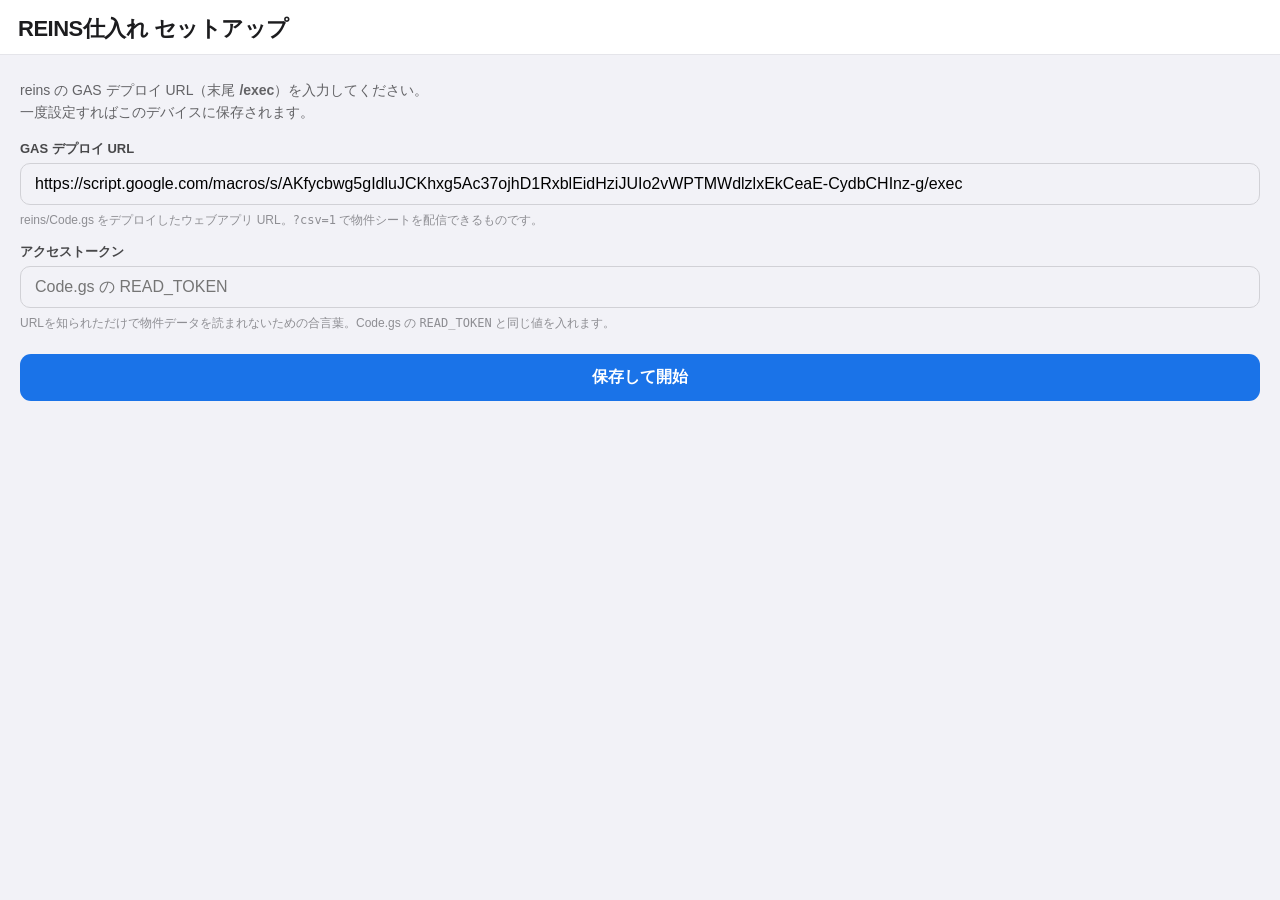
<file: docs/reins.html>
<!DOCTYPE html>
<html lang="ja">
<head>
  <meta charset="UTF-8">
  <meta name="viewport" content="width=device-width, initial-scale=1.0">
  <title>REINS仕入れ｜移転しました</title>
  <script>location.replace('reins/' + location.search + location.hash);</script>
  <style>
    body { font-family: -apple-system, 'Hiragino Sans', sans-serif; background: #f2f2f7; color: #1c1c1e;
           display: flex; align-items: center; justify-content: center; min-height: 100vh; margin: 0; padding: 24px; }
    .box { background: #fff; border-radius: 14px; padding: 24px; max-width: 420px; line-height: 1.7; }
    a { display: block; margin-top: 16px; padding: 13px; background: #1a73e8; color: #fff;
        text-align: center; border-radius: 10px; font-weight: 700; text-decoration: none; }
  </style>
</head>
<body>
  <div class="box">
    <b>REINS仕入れは新しいURLに移転しました。</b><br>
    アプリごとに新着バッジを分けるため、<code>reins/</code> 配下へ移動しています。<br>
    ホーム画面のアイコンは、移動先を開いて追加し直してください。
    <a href="reins/">新しいREINS仕入れを開く →</a>
  </div>
</body>
</html>
</file>
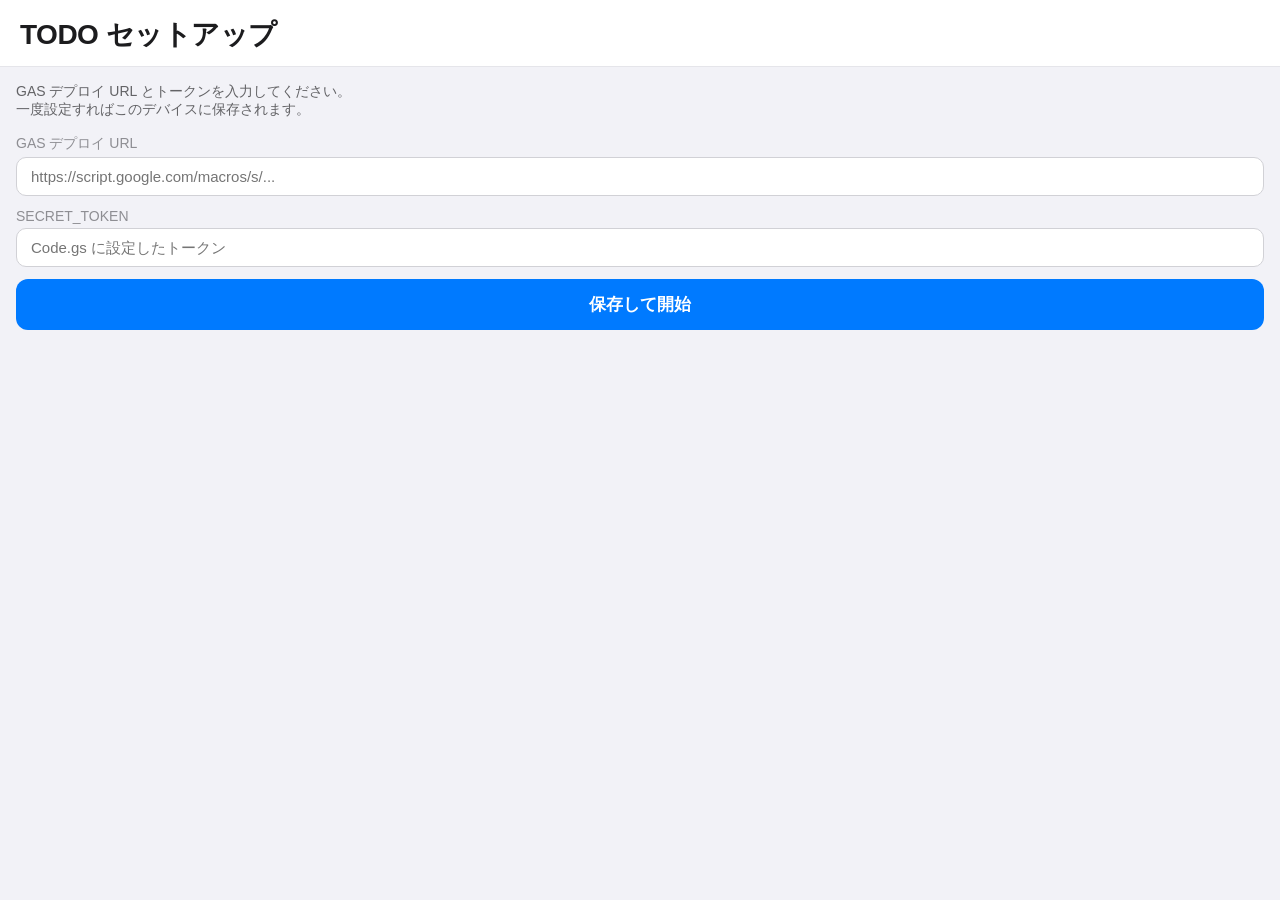
<file: docs/todo.html>
<!DOCTYPE html>
<html lang="ja">
<head>
  <meta charset="UTF-8">
  <meta http-equiv="Cache-Control" content="no-cache, no-store, must-revalidate">
  <meta http-equiv="Pragma" content="no-cache">
  <meta name="viewport" content="width=device-width, initial-scale=1.0, maximum-scale=1.0">
  <meta name="apple-mobile-web-app-capable" content="yes">
  <meta name="apple-mobile-web-app-status-bar-style" content="default">
  <title>TODO</title>
  <style>
    * { box-sizing: border-box; margin: 0; padding: 0; }
    body { font-family: -apple-system, BlinkMacSystemFont, 'Helvetica Neue', sans-serif; background: #f2f2f7; color: #1c1c1e; min-height: 100vh; }
    header { background: #fff; padding: 16px 20px 12px; border-bottom: 1px solid #e5e5ea; position: sticky; top: 0; z-index: 10; }
    h1 { font-size: 28px; font-weight: 700; letter-spacing: -0.5px; }
    .add-area { margin-top: 10px; }
    .add-row { display: flex; gap: 8px; margin-bottom: 6px; }
    .add-row input[type="text"] { flex: 1; padding: 10px 14px; border: 1px solid #d1d1d6; border-radius: 10px; font-size: 16px; background: #f2f2f7; outline: none; -webkit-appearance: none; }
    .add-row input[type="text"]:focus { border-color: #007aff; background: #fff; }
    .mic-btn { padding: 10px 12px; background: #f2f2f7; border: 1px solid #d1d1d6; border-radius: 10px; color: #636366; cursor: pointer; display: flex; align-items: center; justify-content: center; flex-shrink: 0; }
    .mic-btn.listening { background: #ff3b30; color: #fff; border-color: #ff3b30; }
    .btn-primary { padding: 10px 18px; background: #007aff; color: #fff; border: none; border-radius: 10px; font-size: 16px; font-weight: 600; cursor: pointer; white-space: nowrap; }
    .btn-primary:active { opacity: 0.7; }

    /* category text input */
    .cat-row { display: flex; gap: 6px; align-items: center; margin-top: 6px; }
    .cat-text-input { flex: 1; min-width: 0; padding: 8px 10px; border: 1.5px solid #d1d1d6; border-radius: 10px; font-size: 14px; background: #f2f2f7; color: #1c1c1e; -webkit-appearance: none; }
    .cat-text-input:focus { outline: none; border-color: #007aff; background: #fff; }
    .cat-preset-btn { padding: 8px 10px; border-radius: 10px; font-size: 13px; font-weight: 500; border: 1.5px solid #d1d1d6; background: #f2f2f7; color: #636366; white-space: nowrap; flex-shrink: 0; }

    /* sort / filter */
    .sort-bar { display: flex; align-items: center; gap: 6px; padding: 10px 16px; overflow-x: auto; -webkit-overflow-scrolling: touch; }
    .sort-label { font-size: 12px; color: #8e8e93; white-space: nowrap; flex-shrink: 0; }
    .sort-btn { padding: 4px 10px; border-radius: 12px; font-size: 12px; font-weight: 500; border: 1px solid #d1d1d6; background: #fff; cursor: pointer; white-space: nowrap; color: #636366; flex-shrink: 0; }
    .sort-btn.active { background: #007aff; color: #fff; border-color: #007aff; }

    .section-label { font-size: 13px; font-weight: 600; color: #8e8e93; text-transform: uppercase; letter-spacing: 0.5px; padding: 16px 20px 6px; }
    .list { padding: 0 16px; }

    /* item */
    .item-wrap { position: relative; overflow: hidden; border-radius: 12px; margin-bottom: 8px; }
    .swipe-del-btn { position: absolute; right: 0; top: 0; bottom: 0; width: 80px; background: #ff3b30; color: #fff; border: none; font-size: 15px; font-weight: 600; cursor: pointer; }
    .item { position: relative; background: #fff; border-radius: 12px; padding: 12px 14px; box-shadow: 0 1px 3px rgba(0,0,0,0.06); -webkit-touch-callout: none; transition: box-shadow 0.15s, transform 0.15s; will-change: transform; touch-action: pan-y; border-left: 3px solid transparent; }
    .item.important { border-left-color: #ff9500; background: #fffaf3; }
    .star-btn { background: none; border: none; font-size: 20px; cursor: pointer; color: #c7c7cc; padding: 0 0 0 6px; flex-shrink: 0; line-height: 1; -webkit-tap-highlight-color: transparent; }
    .star-btn.on { color: #ff9500; }
    .item.drag-ready { box-shadow: 0 6px 20px rgba(0,0,0,0.18); transform: scale(1.02); }
    .item-row { display: flex; align-items: center; gap: 10px; }
    .check { width: 26px; height: 26px; border-radius: 50%; border: 2px solid #c7c7cc; flex-shrink: 0; cursor: pointer; display: flex; align-items: center; justify-content: center; transition: all 0.15s; }
    .item.done .check { background: #34c759; border-color: #34c759; }
    .item.done .check::after { content: ''; width: 10px; height: 6px; border-left: 2px solid #fff; border-bottom: 2px solid #fff; transform: rotate(-45deg) translateY(-1px); display: block; }
    .text { flex: 1; font-size: 17px; line-height: 1.3; word-break: break-word; -webkit-user-select: none; user-select: none; }
    .item.done .text { color: #8e8e93; text-decoration: line-through; }
    .cat-tag { display: inline-block; padding: 2px 8px; border-radius: 8px; font-size: 11px; font-weight: 600; color: #fff; }
    .item-meta { display: flex; align-items: center; gap: 6px; margin-top: 5px; flex-wrap: wrap; }
    .item-date { font-size: 11px; color: #aeaeb2; }

    /* attachments */
    .attach-bar { display: flex; gap: 6px; flex-wrap: wrap; margin-top: 6px; align-items: center; }
    .attach-thumb { position: relative; width: 64px; height: 64px; border-radius: 8px; overflow: hidden; background: #f2f2f7; display: flex; align-items: center; justify-content: center; cursor: pointer; flex-shrink: 0; text-decoration: none; color: inherit; }
    .attach-thumb img { width: 100%; height: 100%; object-fit: cover; }
    .attach-icon { font-size: 30px; line-height: 1; }
    .attach-del { position: absolute; top: 2px; right: 2px; width: 18px; height: 18px; border-radius: 50%; background: rgba(0,0,0,0.55); color: #fff; font-size: 12px; line-height: 18px; text-align: center; cursor: pointer; border: none; padding: 0; }
    .attach-ocr-btn { position: absolute; bottom: 2px; left: 2px; width: 18px; height: 18px; border-radius: 50%; background: rgba(0,122,255,0.8); color: #fff; font-size: 10px; line-height: 18px; text-align: center; cursor: pointer; border: none; padding: 0; }
    .attach-add-btn { width: 56px; height: 56px; border-radius: 10px; background: #f2f2f7; border: 1.5px dashed #c7c7cc; font-size: 22px; display: flex; align-items: center; justify-content: center; cursor: pointer; flex-shrink: 0; color: #636366; }
    /* attachment sheet */
    #attach-sheet { display: none; position: fixed; inset: 0; background: rgba(0,0,0,0.45); z-index: 2000; align-items: flex-end; }
    #attach-sheet.open { display: flex; }
    .attach-sheet-inner { background: #fff; width: 100%; border-radius: 16px 16px 0 0; padding: 16px 16px calc(16px + env(safe-area-inset-bottom)); }
    .attach-sheet-title { text-align: center; font-size: 13px; font-weight: 600; color: #8e8e93; margin-bottom: 8px; }
    .attach-sheet-btn { display: flex; align-items: center; gap: 14px; width: 100%; padding: 14px 4px; background: none; border: none; border-top: 1px solid #f2f2f7; font-size: 17px; color: #1c1c1e; cursor: pointer; text-align: left; }
    .attach-sheet-btn:first-of-type { border-top: none; }
    .attach-cancel-btn { margin-top: 8px; width: 100%; padding: 14px; background: #f2f2f7; border: none; border-radius: 12px; font-size: 17px; font-weight: 600; color: #007aff; cursor: pointer; }
    /* voice recorder */
    #voice-recorder { display: none; position: fixed; inset: 0; background: rgba(0,0,0,0.85); z-index: 2001; flex-direction: column; align-items: center; justify-content: center; gap: 24px; }
    #voice-recorder.open { display: flex; }
    .rec-timer { font-size: 48px; font-weight: 200; color: #fff; font-variant-numeric: tabular-nums; }
    .rec-status { font-size: 14px; color: #aeaeb2; }
    .rec-btn { width: 80px; height: 80px; border-radius: 50%; background: #ff3b30; border: 4px solid rgba(255,255,255,0.3); font-size: 32px; cursor: pointer; display: flex; align-items: center; justify-content: center; }
    .rec-btn.recording { animation: rpulse 1.2s infinite; }
    @keyframes rpulse { 0%,100%{box-shadow:0 0 0 0 rgba(255,59,48,0.4)} 50%{box-shadow:0 0 0 16px rgba(255,59,48,0)} }
    .rec-cancel { background: none; border: 1px solid rgba(255,255,255,0.3); color: #fff; padding: 10px 24px; border-radius: 20px; font-size: 15px; cursor: pointer; }

    /* edit form */
    .edit-form { display: none; margin-top: 10px; }
    .edit-form.visible { display: block; }
    .edit-form > input[type="text"] { width: 100%; padding: 8px 12px; border: 1px solid #007aff; border-radius: 8px; font-size: 15px; margin-bottom: 6px; outline: none; -webkit-appearance: none; }
    .edit-form-actions { display: flex; gap: 6px; margin-top: 6px; }
    .btn-save { padding: 7px 14px; background: #007aff; color: #fff; border: none; border-radius: 8px; font-size: 13px; font-weight: 600; cursor: pointer; }
    .btn-cancel { padding: 7px 10px; background: #f2f2f7; color: #636366; border: 1px solid #d1d1d6; border-radius: 8px; font-size: 13px; cursor: pointer; }

    /* drag */
    .drop-indicator { height: 3px; background: #007aff; border-radius: 2px; margin: 2px 0; pointer-events: none; }

    /* setup */
    #setup-form { padding: 16px; }
    #setup-form label { font-size: 14px; color: #8e8e93; display: block; margin-bottom: 4px; }
    #setup-form input { width: 100%; padding: 10px 14px; border: 1px solid #d1d1d6; border-radius: 10px; font-size: 15px; margin-bottom: 12px; }
    #setup-form button { width: 100%; padding: 14px; background: #007aff; color: #fff; border: none; border-radius: 12px; font-size: 17px; font-weight: 600; }
    .spinner { display: none; text-align: center; padding: 24px; color: #8e8e93; }
    .empty { text-align: center; color: #c7c7cc; padding: 24px; font-size: 15px; }
  </style>
</head>
<body>

<div id="main-view" style="display:none">
  <header>
    <h1>TODO <span style="font-size:11px;font-weight:400;color:#c7c7cc;vertical-align:middle;">v20260627</span></h1>
    <div class="add-area">
      <div class="add-row">
        <input type="text" id="new-todo" placeholder="新しいタスクを追加..." enterkeyhint="done">
        <button type="button" class="mic-btn" onclick="startVoiceInput()">
          <svg width="16" height="16" viewBox="0 0 24 24" fill="currentColor"><path d="M12 14a3 3 0 0 0 3-3V5a3 3 0 0 0-6 0v6a3 3 0 0 0 3 3zm5-3a5 5 0 0 1-10 0H5a7 7 0 0 0 6 6.93V20H9v2h6v-2h-2v-2.07A7 7 0 0 0 19 11h-2z"/></svg>
        </button>
        <button type="button" class="btn-primary" onclick="addTodo()">追加</button>
      </div>
      <div class="cat-row">
        <input type="text" id="add-cat" class="cat-text-input" placeholder="カテゴリ（省略可）">
        <button type="button" class="cat-preset-btn" onclick="document.getElementById('add-cat').value='会社'">会社</button>
        <button type="button" class="cat-preset-btn" onclick="document.getElementById('add-cat').value='プライベート'">プライベート</button>
        <button type="button" class="cat-preset-btn" onclick="document.getElementById('add-cat').value='メモ'">メモ</button>
      </div>
      <div id="add-attach-preview" class="attach-bar" style="margin-bottom:4px;"></div>
      <button type="button" class="attach-add-btn" onclick="openAttachPicker('__add__')" style="margin-top:2px;width:36px;height:36px;font-size:16px;">📎</button>
    </div>
  </header>

  <div class="sort-bar">
    <span class="sort-label">並び順:</span>
    <button class="sort-btn" data-sort="date-desc" onclick="setSort('date-desc')">新着順</button>
    <button class="sort-btn" data-sort="category"  onclick="setSort('category')">カテゴリ順</button>
    <button class="sort-btn" data-sort="custom"    onclick="setSort('custom')">並び替え</button>
  </div>
  <div id="filter-bar" class="sort-bar" style="padding-top:0;display:none;">
    <span class="sort-label">絞り込み:</span>
    <div id="filter-cats" style="display:flex;gap:6px;flex-wrap:wrap;"></div>
  </div>

  <div id="spinner" class="spinner">読み込み中...</div>
  <div id="pending-section"><div class="section-label">未完了</div><div class="list" id="pending-list"></div></div>
  <div id="done-section"><div class="section-label">完了済み</div><div class="list" id="done-list"></div></div>
</div>

<!-- attachment sheet -->
<div id="attach-sheet" onclick="if(event.target===this)closeAttachPicker()">
  <div class="attach-sheet-inner">
    <div class="attach-sheet-title">添付ファイルを追加</div>
    <button class="attach-sheet-btn" onclick="attachPickCamera()"><span>📷</span> カメラで撮影</button>
    <button class="attach-sheet-btn" onclick="attachPickGallery()"><span>🖼️</span> 写真・動画を選択</button>
    <button class="attach-sheet-btn" onclick="openVoiceRecorder()"><span>🎤</span> 音声を録音</button>
    <button class="attach-cancel-btn" onclick="closeAttachPicker()">キャンセル</button>
  </div>
</div>
<!-- voice recorder -->
<div id="voice-recorder">
  <div class="rec-timer" id="rec-timer">0:00</div>
  <div class="rec-status" id="rec-status">準備中...</div>
  <button class="rec-btn" id="rec-btn" onclick="stopRecording()">⏹</button>
  <button class="rec-cancel" onclick="cancelRecording()">キャンセル</button>
</div>
<!-- OCR result sheet -->
<div id="ocr-sheet" onclick="if(event.target===this)closeOcrSheet()" style="display:none;position:fixed;inset:0;background:rgba(0,0,0,0.45);z-index:2000;align-items:flex-end;">
  <div class="attach-sheet-inner">
    <div class="attach-sheet-title">文字起こし結果</div>
    <textarea id="ocr-result-text" style="width:100%;height:160px;padding:10px;border:1px solid #d1d1d6;border-radius:10px;font-size:15px;resize:vertical;margin-bottom:8px;-webkit-appearance:none;outline:none;"></textarea>
    <div style="display:flex;gap:8px;margin-bottom:8px;">
      <button class="btn-primary" style="flex:1;" onclick="copyOcrText()">コピー</button>
      <button class="btn-primary" style="flex:1;background:#34c759;" onclick="addOcrAsTask()">タスクに追加</button>
    </div>
    <button class="attach-cancel-btn" onclick="closeOcrSheet()">閉じる</button>
  </div>
</div>
<!-- hidden file input -->
<input type="file" id="attach-file-input" style="display:none" accept="image/*,video/*">

<div id="setup-view">
  <header><h1>TODO セットアップ</h1></header>
  <div id="setup-form">
    <p style="margin-bottom:16px;font-size:14px;color:#636366;">GAS デプロイ URL とトークンを入力してください。<br>一度設定すればこのデバイスに保存されます。</p>
    <label>GAS デプロイ URL</label>
    <input type="url" id="cfg-url" placeholder="https://script.google.com/macros/s/..." autocomplete="off" autocorrect="off" spellcheck="false">
    <label>SECRET_TOKEN</label>
    <input type="password" id="cfg-token" placeholder="Code.gs に設定したトークン">
    <button onclick="saveConfig()">保存して開始</button>
  </div>
</div>

<script>
const LS_URL     = 'todo_gas_url';
const LS_TOKEN   = 'todo_gas_token';
const LS_SORT    = 'todo_sort';
const LS_CAT_DIR  = 'todo_cat_dir';
const LS_DATE_DIR = 'todo_date_dir';

let gasUrl    = localStorage.getItem(LS_URL)      || '';
let token     = localStorage.getItem(LS_TOKEN)    || '';
let sortMode  = localStorage.getItem(LS_SORT)     || 'date-desc';
let catSortDir = localStorage.getItem(LS_CAT_DIR) || 'asc';
let dateSortDir= localStorage.getItem(LS_DATE_DIR)|| 'desc';
let allTodos  = [];
let filterCat = '';

// ── init ──────────────────────────────────────────────
function init() {
  if (gasUrl && token) {
    document.getElementById('setup-view').style.display = 'none';
    document.getElementById('main-view').style.display  = 'block';
    updateSortButtons();
    loadTodos();
  } else {
    document.getElementById('setup-view').style.display = 'block';
    document.getElementById('main-view').style.display  = 'none';
  }
}
function saveConfig() {
  const url = document.getElementById('cfg-url').value.trim();
  const tok = document.getElementById('cfg-token').value.trim();
  if (!url || !tok) { alert('URLとトークンを入力してください'); return; }
  localStorage.setItem(LS_URL, url); localStorage.setItem(LS_TOKEN, tok);
  gasUrl = url; token = tok; init();
}

// ── sort / filter ──────────────────────────────────────
function setSort(mode) {
  if (mode === 'date-desc' && sortMode === 'date-desc') {
    dateSortDir = dateSortDir === 'desc' ? 'asc' : 'desc';
    localStorage.setItem(LS_DATE_DIR, dateSortDir);
  }
  if (mode === 'category' && sortMode === 'category') {
    catSortDir = catSortDir === 'asc' ? 'desc' : 'asc';
    localStorage.setItem(LS_CAT_DIR, catSortDir);
  }
  sortMode = mode; localStorage.setItem(LS_SORT, mode);
  updateSortButtons(); render(allTodos);
}
function updateSortButtons() {
  document.querySelectorAll('.sort-btn').forEach(b => {
    b.classList.toggle('active', b.dataset.sort === sortMode);
    if (b.dataset.sort === 'date-desc') {
      b.textContent = sortMode === 'date-desc'
        ? '新着順 ' + (dateSortDir === 'desc' ? '↓' : '↑')
        : '新着順';
    }
    if (b.dataset.sort === 'category') {
      b.textContent = sortMode === 'category'
        ? 'カテゴリ ' + (catSortDir === 'asc' ? '↑' : '↓')
        : 'カテゴリ順';
    }
  });
}
function updateFilterBar() {
  const cats = [...new Set(allTodos.map(t => t.category).filter(Boolean))];
  const bar  = document.getElementById('filter-bar');
  const cont = document.getElementById('filter-cats');
  bar.style.display = cats.length ? '' : 'none';
  cont.innerHTML = cats.map(c =>
    `<button class="sort-btn${filterCat===c?' active':''}" onclick="setFilter('${escAttr(c)}')">${escHtml(c)}</button>`
  ).join('');
}
function setFilter(cat) {
  filterCat = filterCat === cat ? '' : cat; updateFilterBar(); render(allTodos);
}
function sortedTodos(arr) {
  const a = [...arr];
  if (sortMode === 'date-desc') {
    dateSortDir === 'desc'
      ? a.sort((x,y) => (y.created||'').localeCompare(x.created||''))
      : a.sort((x,y) => (x.created||'').localeCompare(y.created||''));
  } else if (sortMode === 'category') {
    const dir = catSortDir === 'asc' ? 1 : -1;
    a.sort((x,y) => dir * (x.category||'zzz').localeCompare(y.category||'zzz','ja') || (y.created||'').localeCompare(x.created||''));
  } else if (sortMode === 'custom') {
    a.sort((x,y) => (x.order??999999)-(y.order??999999));
  } else {
    a.sort((x,y) => (y.created||'').localeCompare(x.created||''));
  }
  // important tasks always float to top (stable)
  a.sort((x,y) => (y.important ? 1 : 0) - (x.important ? 1 : 0));
  return a;
}

// ── API ────────────────────────────────────────────────
async function api(params) {
  const qs  = new URLSearchParams({ token, ...params }).toString();
  const res = await fetch(`${gasUrl}?${qs}`, { redirect: 'follow' });
  return res.json();
}
async function loadTodos() {
  document.getElementById('spinner').style.display = 'block';
  try {
    const data = await api({ action: 'list' });
    allTodos = data.todos || [];
    updateFilterBar(); render(allTodos);
  } catch(e) { alert('読み込みに失敗しました。'); console.error(e); }
  finally { document.getElementById('spinner').style.display = 'none'; }
}

// ── render ─────────────────────────────────────────────
function render(todos) {
  const vis     = filterCat ? todos.filter(t => t.category === filterCat) : todos;
  const pending = sortedTodos(vis.filter(t => t.status !== 'done'));
  const done    = sortedTodos(vis.filter(t => t.status === 'done'));
  document.getElementById('pending-list').innerHTML =
    pending.length ? pending.map(itemHTML).join('') : '<div class="empty">タスクなし</div>';
  document.getElementById('done-list').innerHTML =
    done.length ? done.map(itemHTML).join('') : '<div class="empty">まだ完了したタスクはありません</div>';
  document.getElementById('done-section').style.display = done.length ? '' : 'none';
  attachSwipeHandlers();
}

// ── item HTML ──────────────────────────────────────────
function catColor(cat) {
  if (!cat) return '#8e8e93';
  let h = 0; for (let i = 0; i < cat.length; i++) h = (h*31+cat.charCodeAt(i))&0xffff;
  return `hsl(${h%360},55%,42%)`;
}
function fmtDate(s) {
  if (!s) return '';
  const d = new Date(s);
  if (isNaN(d)) return '';
  const now = new Date();
  const m = d.getMonth() + 1, day = d.getDate();
  return d.getFullYear() === now.getFullYear() ? `${m}/${day}` : `${d.getFullYear()}/${m}/${day}`;
}
function attachThumb(a, todoId, editable) {
  const url   = `https://drive.google.com/file/d/${a.id}/view`;
  const isImg = a.mime && a.mime.startsWith('image/');
  const isAud = a.mime && a.mime.startsWith('audio/');
  const inner = isImg
    ? `<img src="https://drive.google.com/thumbnail?id=${a.id}&sz=w120" loading="lazy" onerror="this.style.display='none';this.insertAdjacentHTML('afterend','<span class=attach-icon>🖼️</span>')">`
    : `<span class="attach-icon">${isAud ? '🎤' : '🎬'}</span>`;
  const del = editable
    ? `<button class="attach-del" onclick="event.preventDefault();event.stopPropagation();deleteAttachment('${todoId}','${a.id}')">×</button>`
    : '';
  const ocr = isImg
    ? `<button class="attach-ocr-btn" title="文字起こし" onclick="event.preventDefault();event.stopPropagation();runOcr('${a.id}')">📝</button>`
    : '';
  return `<a class="attach-thumb" href="${url}" target="_blank" rel="noopener">${inner}${del}${ocr}</a>`;
}
function itemHTML(t) {
  const imp   = t.important ? ' important' : '';
  const cls   = (t.status === 'done' ? 'item done' : 'item') + imp;
  const star  = `<button type="button" class="star-btn${t.important?' on':''}" onclick="event.stopPropagation();toggleImportant('${t.id}')">${t.important?'★':'☆'}</button>`;
  const badge = t.category
    ? `<span class="cat-tag" style="background:${catColor(t.category)}">${escHtml(t.category)}</span>`
    : '';
  const date  = fmtDate(t.created);
  const meta  = (badge || date)
    ? `<div class="item-meta">${badge}${date ? `<span class="item-date">${date}</span>` : ''}</div>`
    : '';
  const atts  = t.attachments || [];
  const attachView = atts.length
    ? `<div class="attach-bar">${atts.map(a => attachThumb(a, t.id, false)).join('')}</div>`
    : '';
  const attachEdit = `<div class="attach-bar" style="margin:6px 0;">
    ${atts.map(a => attachThumb(a, t.id, true)).join('')}
    <button class="attach-add-btn" onclick="openAttachPicker('${t.id}')">📎</button>
  </div>`;
  return `<div class="item-wrap" id="wrap-${t.id}">
  <button type="button" class="swipe-del-btn" onclick="swipeDelete('${t.id}')">削除</button>
  <div class="${cls}" id="item-${t.id}">
    <div class="item-row">
      <div class="check" onclick="toggleDone('${t.id}')"></div>
      <div class="text" id="text-${t.id}">${escHtml(t.text)}</div>
      ${star}
    </div>
    ${meta}${attachView}
    <div class="edit-form" id="edit-${t.id}">
      <input type="text" id="edit-text-${t.id}" value="${escAttr(t.text)}" placeholder="タスク名">
      <div class="cat-row" style="margin-bottom:6px;flex-wrap:wrap;">
        <button type="button" class="cat-preset-btn" onclick="document.getElementById('ecat-${t.id}').value='会社'">会社</button>
        <button type="button" class="cat-preset-btn" onclick="document.getElementById('ecat-${t.id}').value='プライベート'">プライベート</button>
        <button type="button" class="cat-preset-btn" onclick="document.getElementById('ecat-${t.id}').value='メモ'">メモ</button>
        <button type="button" class="cat-preset-btn" style="color:#ff3b30;border-color:#ff3b30;" onclick="document.getElementById('ecat-${t.id}').value=''">×</button>
      </div>
      <input type="text" id="ecat-${t.id}" class="cat-text-input" placeholder="カテゴリ（省略可）" value="${escAttr(t.category||'')}">
      ${attachEdit}
      <div class="edit-form-actions">
        <button type="button" class="btn-save" onclick="saveEdit('${t.id}')">保存</button>
        <button type="button" class="btn-cancel" onclick="closeEdit('${t.id}')">×</button>
      </div>
    </div>
  </div>
</div>`;
}
function escHtml(s) { return String(s).replace(/&/g,'&amp;').replace(/</g,'&lt;').replace(/>/g,'&gt;'); }
function escAttr(s) { return String(s).replace(/&/g,'&amp;').replace(/"/g,'&quot;'); }

// ── category ──────────────────────────────────────────

// ── edit form ──────────────────────────────────────────
function openEdit(id) {
  document.querySelectorAll('.edit-form.visible').forEach(f => {
    if (f.id !== 'edit-'+id) f.classList.remove('visible');
  });
  const form = document.getElementById('edit-'+id);
  if (!form) return;
  const opening = !form.classList.contains('visible');
  form.classList.toggle('visible');
  if (opening) document.getElementById('edit-text-'+id)?.focus();
}
function closeEdit(id) { document.getElementById('edit-'+id)?.classList.remove('visible'); }
async function saveEdit(id) {
  const text     = document.getElementById('edit-text-'+id).value.trim();
  const category = (document.getElementById('ecat-'+id)?.value || '').trim();
  if (!text) { alert('タスク名を入力してください'); return; }
  await api({ action:'edit', id, text, category });
  loadTodos();
}

// ── add todo ───────────────────────────────────────────
async function addTodo() {
  const input = document.getElementById('new-todo');
  const text  = input.value.trim();
  if (!text && pendingAddFiles.length === 0) return;
  const catEl = document.getElementById('add-cat');
  const category = catEl.value.trim();
  input.value = ''; catEl.value = '';
  const res = await api({ action:'add', text: text || '（添付ファイル）', category });
  if (res.id && pendingAddFiles.length > 0) {
    for (const file of pendingAddFiles) {
      const ur = await uploadAttachment(res.id, file);
      if (!ur || !ur.success) showToast('添付失敗: ' + (ur?.error || 'エラー'));
    }
    pendingAddFiles = [];
    document.getElementById('add-attach-preview').innerHTML = '';
  }
  loadTodos();
}

// ── attachments ────────────────────────────────────────
let attachCtx = null;
let pendingAddFiles = [];
let mediaRecorder = null, audioChunks = [], recTimer = null, recSec = 0;

async function apiPost(body) {
  const res = await fetch(gasUrl, {
    method: 'POST', redirect: 'follow',
    headers: { 'Content-Type': 'text/plain' },
    body: JSON.stringify({ token, ...body })
  });
  return res.json();
}

async function fileToBase64(file) {
  return new Promise(resolve => {
    const r = new FileReader();
    r.onload = e => resolve(e.target.result.split(',')[1]);
    r.readAsDataURL(file);
  });
}

async function compressImage(file) {
  return new Promise(resolve => {
    const img = new Image(), url = URL.createObjectURL(file);
    img.onload = () => {
      URL.revokeObjectURL(url);
      const MAX = 1200, scale = Math.min(1, MAX / Math.max(img.width, img.height));
      const c = document.createElement('canvas');
      c.width = Math.round(img.width * scale); c.height = Math.round(img.height * scale);
      c.getContext('2d').drawImage(img, 0, 0, c.width, c.height);
      c.toBlob(resolve, 'image/jpeg', 0.82);
    };
    img.src = url;
  });
}

async function uploadAttachment(todoId, file) {
  const isImg  = file.type.startsWith('image/');
  const upload = isImg ? await compressImage(file) : file;
  const ext    = isImg ? 'jpg' : (file.name?.split('.').pop() || 'bin');
  const mime   = isImg ? 'image/jpeg' : file.type;
  const fname  = `attach_${Date.now()}.${ext}`;
  const base64 = await fileToBase64(new File([upload], fname, { type: mime }));
  return apiPost({ action:'attach', todoId, base64, mime, filename: fname });
}

function openAttachPicker(todoId) {
  attachCtx = todoId;
  document.getElementById('attach-sheet').classList.add('open');
}
function closeAttachPicker() {
  document.getElementById('attach-sheet').classList.remove('open');
}
function attachPickCamera() {
  closeAttachPicker();
  const inp = document.getElementById('attach-file-input');
  inp.accept = 'image/*,video/*'; inp.removeAttribute('multiple'); inp.setAttribute('capture','environment'); inp.click();
}
function attachPickGallery() {
  closeAttachPicker();
  const inp = document.getElementById('attach-file-input');
  inp.accept = 'image/*,video/*'; inp.removeAttribute('capture'); inp.setAttribute('multiple',''); inp.click();
}

document.getElementById('attach-file-input').addEventListener('change', async e => {
  const files = [...e.target.files]; e.target.value = '';
  if (!files.length) return;
  if (attachCtx === '__add__') {
    const prev = document.getElementById('add-attach-preview');
    files.forEach(file => {
      pendingAddFiles.push(file);
      const idx = pendingAddFiles.length - 1;
      const isImg = file.type.startsWith('image/');
      const thumb = document.createElement('div');
      thumb.className = 'attach-thumb';
      thumb.dataset.idx = idx;
      thumb.innerHTML = (isImg
        ? `<img src="${URL.createObjectURL(file)}">`
        : `<span class="attach-icon">${file.type.startsWith('audio/') ? '🎤' : '🎬'}</span>`)
        + `<button class="attach-del" onclick="removePendingFile(${idx})">×</button>`;
      prev.appendChild(thumb);
    });
    return;
  }
  showToast('アップロード中...');
  for (const file of files) {
    const res = await uploadAttachment(attachCtx, file);
    if (!res.success) showToast('失敗: ' + (res.error||''));
  }
  showToast(files.length > 1 ? `${files.length}件 添付しました` : '添付しました');
  loadTodos();
});

// voice recorder
function openVoiceRecorder() {
  closeAttachPicker();
  recSec = 0;
  document.getElementById('rec-timer').textContent = '0:00';
  document.getElementById('rec-status').textContent = 'マイクを起動中...';
  document.getElementById('rec-btn').classList.remove('recording');
  document.getElementById('voice-recorder').classList.add('open');
  startRecording();
}
async function startRecording() {
  try {
    const stream = await navigator.mediaDevices.getUserMedia({ audio: true });
    audioChunks = [];
    const mime = MediaRecorder.isTypeSupported('audio/mp4') ? 'audio/mp4' : 'audio/webm';
    mediaRecorder = new MediaRecorder(stream, { mimeType: mime });
    mediaRecorder.ondataavailable = e => { if (e.data.size > 0) audioChunks.push(e.data); };
    mediaRecorder.onstart = () => {
      document.getElementById('rec-btn').classList.add('recording');
      document.getElementById('rec-status').textContent = '録音中 — ⏹ を押して停止';
      clearInterval(recTimer);
      recTimer = setInterval(() => {
        recSec++;
        document.getElementById('rec-timer').textContent =
          Math.floor(recSec/60) + ':' + String(recSec%60).padStart(2,'0');
      }, 1000);
    };
    mediaRecorder.onstop = async () => {
      clearInterval(recTimer);
      const stream2 = mediaRecorder.stream; stream2?.getTracks().forEach(t=>t.stop());
      document.getElementById('voice-recorder').classList.remove('open');
      if (recSec < 1 || !attachCtx) return;
      const blob = new Blob(audioChunks, { type: mediaRecorder.mimeType });
      const ext  = mediaRecorder.mimeType.includes('mp4') ? 'm4a' : 'webm';
      const fname = `voice_${Date.now()}.${ext}`;
      if (attachCtx === '__add__') {
        const voiceFile = new File([blob], fname, { type: blob.type });
        pendingAddFiles.push(voiceFile);
        const idx = pendingAddFiles.length - 1;
        const prev = document.getElementById('add-attach-preview');
        const thumb = document.createElement('div');
        thumb.className = 'attach-thumb';
        thumb.innerHTML = `<span class="attach-icon">🎤</span><button class="attach-del" onclick="removePendingFile(${idx})">×</button>`;
        prev.appendChild(thumb);
        return;
      }
      showToast('アップロード中...');
      const base64 = await fileToBase64(new File([blob], fname, { type: blob.type }));
      const res = await apiPost({ action:'attach', todoId: attachCtx, base64, mime: blob.type, filename: fname });
      res.success ? (showToast('音声を添付しました'), loadTodos()) : showToast('失敗: ' + (res.error||''));
    };
    mediaRecorder.start();
  } catch(err) {
    document.getElementById('rec-status').textContent = 'マイクを許可してください';
  }
}
function stopRecording() {
  if (mediaRecorder && mediaRecorder.state === 'recording') mediaRecorder.stop();
  else cancelRecording();
}
function cancelRecording() {
  clearInterval(recTimer);
  if (mediaRecorder) { try { mediaRecorder.stream?.getTracks().forEach(t=>t.stop()); } catch(e){} mediaRecorder=null; }
  audioChunks = []; recSec = 0;
  document.getElementById('voice-recorder').classList.remove('open');
}
async function deleteAttachment(todoId, fileId) {
  await api({ action:'detach', id:todoId, fileId });
  loadTodos();
}
function removePendingFile(idx) {
  pendingAddFiles.splice(idx, 1);
  const prev = document.getElementById('add-attach-preview');
  prev.innerHTML = '';
  pendingAddFiles.forEach((file, i) => {
    const isImg = file.type.startsWith('image/');
    const thumb = document.createElement('div');
    thumb.className = 'attach-thumb';
    thumb.innerHTML = (isImg
      ? `<img src="${URL.createObjectURL(file)}">`
      : `<span class="attach-icon">${file.type.startsWith('audio/') ? '🎤' : '🎬'}</span>`)
      + `<button class="attach-del" onclick="removePendingFile(${i})">×</button>`;
    prev.appendChild(thumb);
  });
}
async function runOcr(fileId) {
  showToast('読み取り中...', true);
  try {
    const res = await api({ action: 'ocr', fileId });
    hideToast();
    if (!res.success) { showToast('文字起こし失敗: ' + (res.error || '')); return; }
    document.getElementById('ocr-result-text').value = res.text || '（テキストなし）';
    const sheet = document.getElementById('ocr-sheet');
    sheet.style.display = 'flex';
  } catch(e) {
    hideToast();
    showToast('エラーが発生しました');
  }
}
function closeOcrSheet() {
  document.getElementById('ocr-sheet').style.display = 'none';
}
function copyOcrText() {
  const text = document.getElementById('ocr-result-text').value;
  navigator.clipboard?.writeText(text)
    .then(() => showToast('コピーしました'))
    .catch(() => showToast('コピーできませんでした'));
}
function addOcrAsTask() {
  const text = document.getElementById('ocr-result-text').value.trim();
  if (!text) return;
  document.getElementById('new-todo').value = text;
  closeOcrSheet();
  showToast('タスク入力欄にセットしました');
  document.getElementById('new-todo').focus();
}
async function toggleDone(id) { await api({ action:'done', id }); loadTodos(); }
async function toggleImportant(id) {
  const t = allTodos.find(x => x.id === id);
  if (!t) return;
  t.important = !t.important;
  render(allTodos);
  await api({ action:'important', id, value: t.important ? 'true' : 'false' });
}
document.getElementById('new-todo').addEventListener('keydown', e => { if (e.key==='Enter') addTodo(); });

// ── voice input ────────────────────────────────────────
function showToast(msg, persist = false) {
  let t = document.getElementById('toast');
  if (!t) {
    t = document.createElement('div');
    t.id = 'toast';
    t.style.cssText = 'position:fixed;bottom:80px;left:50%;transform:translateX(-50%);background:rgba(0,0,0,0.75);color:#fff;font-size:13px;padding:8px 16px;border-radius:20px;z-index:9999;pointer-events:none;transition:opacity 0.3s;';
    document.body.appendChild(t);
  }
  t.textContent = msg;
  t.style.opacity = '1';
  clearTimeout(t._timer);
  if (!persist) t._timer = setTimeout(() => { t.style.opacity = '0'; }, 2500);
}
function hideToast() {
  const t = document.getElementById('toast');
  if (t) { clearTimeout(t._timer); t.style.opacity = '0'; }
}

function startVoiceInput() {
  const input = document.getElementById('new-todo');
  const SR = window.SpeechRecognition || window.webkitSpeechRecognition;
  if (!SR) {
    input.focus();
    showToast('キーボードの🎤で音声入力できます');
    return;
  }
  const mic = document.querySelector('.mic-btn');
  const rec = new SR();
  rec.lang = 'ja-JP'; rec.interimResults = false; rec.maxAlternatives = 1;
  rec.onstart  = () => mic.classList.add('listening');
  rec.onend    = () => mic.classList.remove('listening');
  rec.onresult = e => { input.value = e.results[0][0].transcript; };
  rec.onerror  = e => {
    mic.classList.remove('listening');
    input.focus();
    if (e.error === 'not-allowed' || e.error === 'service-not-allowed') {
      showToast('キーボードの🎤で音声入力できます');
    }
  };
  try { rec.start(); } catch(e) { mic.classList.remove('listening'); input.focus(); }
}

// ── swipe to delete ────────────────────────────────────
let openSwipeItem = null;
function attachSwipeHandlers() {
  document.querySelectorAll('.item-wrap').forEach(wrap => {
    const item = wrap.querySelector('.item');
    let sx, sy, cx=0, tracking=false, isOpen=false;
    const SNAP=80, THR=40;
    item.addEventListener('touchstart', e => {
      if (dragState || e.target.closest('.edit-form')) return;
      sx=e.touches[0].clientX; sy=e.touches[0].clientY; tracking=true;
      item.style.transition='none';
    }, {passive:true});
    item.addEventListener('touchmove', e => {
      if (!tracking||dragState) return;
      const dx=e.touches[0].clientX-sx, dy=e.touches[0].clientY-sy;
      if (Math.abs(dy)>Math.abs(dx)+5) { tracking=false; return; }
      const base=isOpen?-SNAP:0;
      cx=Math.max(-SNAP,Math.min(0,base+dx));
      item.style.transform=`translateX(${cx}px)`;
    }, {passive:true});
    item.addEventListener('touchend', () => {
      if (!tracking) return; tracking=false;
      item.style.transition='transform 0.2s ease';
      if (cx<-THR) {
        item.style.transform=`translateX(-${SNAP}px)`; isOpen=true;
        if (openSwipeItem&&openSwipeItem!==item) closeSwipeItem(openSwipeItem);
        openSwipeItem=item;
      } else { item.style.transform='translateX(0)'; isOpen=false; if(openSwipeItem===item)openSwipeItem=null; }
    }, {passive:true});
  });
}
function closeSwipeItem(item) {
  if (!item) return;
  item.style.transition='transform 0.2s ease'; item.style.transform='translateX(0)';
  if (openSwipeItem===item) openSwipeItem=null;
}
document.addEventListener('touchstart', e => {
  if (openSwipeItem&&!openSwipeItem.contains(e.target)) closeSwipeItem(openSwipeItem);
}, {passive:true});
function swipeDelete(id) {
  openSwipeItem = null;
  const wrap = document.getElementById('wrap-' + id);
  if (wrap) wrap.remove();
  allTodos = allTodos.filter(t => t.id !== id);
  updateFilterBar();
  api({ action: 'delete', id }).catch(() => loadTodos());
}

// ── drag to reorder ────────────────────────────────────
let dragState = null, lastDragY = 0;
function startDrag(id, e) {
  closeSwipeItem(openSwipeItem);
  const wrap = document.getElementById('wrap-'+id);
  if (!wrap) return;
  const r = wrap.getBoundingClientRect();
  const t = e.touches[0];
  const ghost = wrap.cloneNode(true);
  ghost.removeAttribute('id');
  ghost.style.cssText = `position:fixed;width:${r.width}px;top:${r.top}px;left:${r.left}px;z-index:1000;opacity:0.9;box-shadow:0 8px 24px rgba(0,0,0,0.25);pointer-events:none;border-radius:12px;transition:none;`;
  document.body.appendChild(ghost);
  wrap.style.opacity = '0.3';
  dragState = {id, wrap, ghost, offsetY: t.clientY - r.top};
  document.addEventListener('touchmove', onDragMove, {passive:false});
  document.addEventListener('touchend',  onDragEnd,  {passive:false});
}
function onDragMove(e) {
  if (!dragState) return;
  e.preventDefault();
  lastDragY = e.touches[0].clientY;
  dragState.ghost.style.top = (lastDragY - dragState.offsetY) + 'px';
  updateDropIndicator(lastDragY);
}
function onDragEnd(e) {
  if (!dragState) return;
  document.removeEventListener('touchmove', onDragMove);
  document.removeEventListener('touchend',  onDragEnd);
  const { id, wrap, ghost } = dragState;
  // Read drop position from indicator BEFORE removing it
  const ind = document.getElementById('drop-indicator');
  const newIdx = ind
    ? dropIdxFromIndicator(ind, wrap)
    : dropIdxFromY(e.changedTouches[0]?.clientY ?? lastDragY, wrap);
  ghost.remove();
  wrap.style.opacity = '';
  if (ind) ind.remove();
  dragState = null; // clear before render
  applyReorder(id, newIdx);
}
function updateDropIndicator(y) {
  let ind = document.getElementById('drop-indicator');
  if (!ind) { ind = document.createElement('div'); ind.id='drop-indicator'; ind.className='drop-indicator'; }
  const list  = document.getElementById('pending-list');
  const items = [...list.querySelectorAll('.item-wrap')].filter(el => el !== dragState.wrap);
  let before = null;
  for (const item of items) { const r=item.getBoundingClientRect(); if (y<r.top+r.height/2){before=item;break;} }
  before ? list.insertBefore(ind, before) : list.appendChild(ind);
}
// Returns insert index among non-dragged items by reading indicator's DOM position
function dropIdxFromIndicator(ind, wrap) {
  const list = document.getElementById('pending-list');
  return [...list.children]
    .slice(0, [...list.children].indexOf(ind))
    .filter(el => el.classList.contains('item-wrap') && el !== wrap)
    .length;
}
// Fallback: calculate from touch Y (used when indicator was never created)
function dropIdxFromY(y, wrap) {
  const items = [...document.querySelectorAll('#pending-list .item-wrap')].filter(el => el !== wrap);
  for (let i=0; i<items.length; i++) {
    if (y < items[i].getBoundingClientRect().top + items[i].getBoundingClientRect().height/2) return i;
  }
  return items.length;
}
// newIdx = insert position in the array AFTER the dragged item has been removed
function applyReorder(id, newIdx) {
  const items = [...document.querySelectorAll('#pending-list .item-wrap')];
  const ids   = items.map(el => el.id.replace('wrap-',''));
  const cur   = ids.indexOf(id);
  if (cur === -1) return;
  ids.splice(cur, 1);
  ids.splice(newIdx, 0, id);
  ids.forEach((tid,i) => { const t=allTodos.find(t=>t.id===tid); if(t) t.order=i+1; });
  render(allTodos);
  api({action:'reorder', ids: ids.join(',')}).catch(console.error);
}

// ── interaction: 500ms = edit, 1000ms = drag ───────────
// Uses {passive:false} on touchstart so e.preventDefault() can stop iOS scroll
// when a drag gesture is initiated (only called for .text touches in custom mode).
let lpTimer=null, lpDragTimer=null, lpX=0, lpY=0, lpId=null, lpPhase=0;
// lpPhase 0: none  1: edit-ready  2: drag-ready

function setupInteraction(listId) {
  const list = document.getElementById(listId);

  list.addEventListener('touchstart', e => {
    if (dragState) return;
    const el = e.target.closest('.text');
    if (!el) return;
    // In custom mode, prevent iOS from claiming scroll control so drag can start.
    // In other modes allow normal scroll; drag is disabled.
    if (sortMode === 'custom') e.preventDefault();

    lpId  = el.id.replace('text-', '');
    lpX   = e.touches[0].clientX;
    lpY   = e.touches[0].clientY;
    lpPhase = 0;

    lpTimer = setTimeout(() => {
      lpTimer  = null;
      lpPhase  = 1;
      navigator.vibrate && navigator.vibrate(30);
      if (sortMode === 'custom') {
        lpDragTimer = setTimeout(() => {
          lpDragTimer = null;
          lpPhase = 2;
          navigator.vibrate && navigator.vibrate([0, 60]);
          const item = document.getElementById('item-' + lpId);
          if (item) item.classList.add('drag-ready');
        }, 500);
      }
    }, 500);
  }, {passive: false});

  list.addEventListener('touchmove', e => {
    if (dragState || !lpId) return;
    const dx = e.touches[0].clientX - lpX;
    const dy = e.touches[0].clientY - lpY;
    if (lpPhase === 2 && (Math.abs(dx) > 5 || Math.abs(dy) > 5)) {
      // Transition to drag
      clearTimeout(lpTimer); clearTimeout(lpDragTimer);
      lpTimer = lpDragTimer = null;
      const id = lpId;
      lpId = null; lpPhase = 0;
      const item = document.getElementById('item-' + id);
      if (item) item.classList.remove('drag-ready');
      const wrap = document.getElementById('wrap-' + id);
      if (wrap && document.getElementById('pending-list').contains(wrap)) {
        startDrag(id, e);
      }
    } else if (Math.abs(dx) > 10 || Math.abs(dy) > 10) {
      cancelLP();
    }
  }, {passive: false});

  list.addEventListener('touchend', () => {
    clearTimeout(lpTimer); clearTimeout(lpDragTimer);
    lpTimer = lpDragTimer = null;
    const phase = lpPhase;
    const id    = lpId;
    lpId = null; lpPhase = 0;
    if (id) document.getElementById('item-'+id)?.classList.remove('drag-ready');
    if (phase >= 1 && id) openEdit(id);
  }, {passive: true});

  list.addEventListener('touchcancel', cancelLP, {passive: true});
}

function cancelLP() {
  clearTimeout(lpTimer); clearTimeout(lpDragTimer);
  lpTimer = lpDragTimer = null;
  if (lpId) document.getElementById('item-'+lpId)?.classList.remove('drag-ready');
  lpId = null; lpPhase = 0;
}

setupInteraction('pending-list');
setupInteraction('done-list');

init();
</script>
</body>
</html>
</file>
